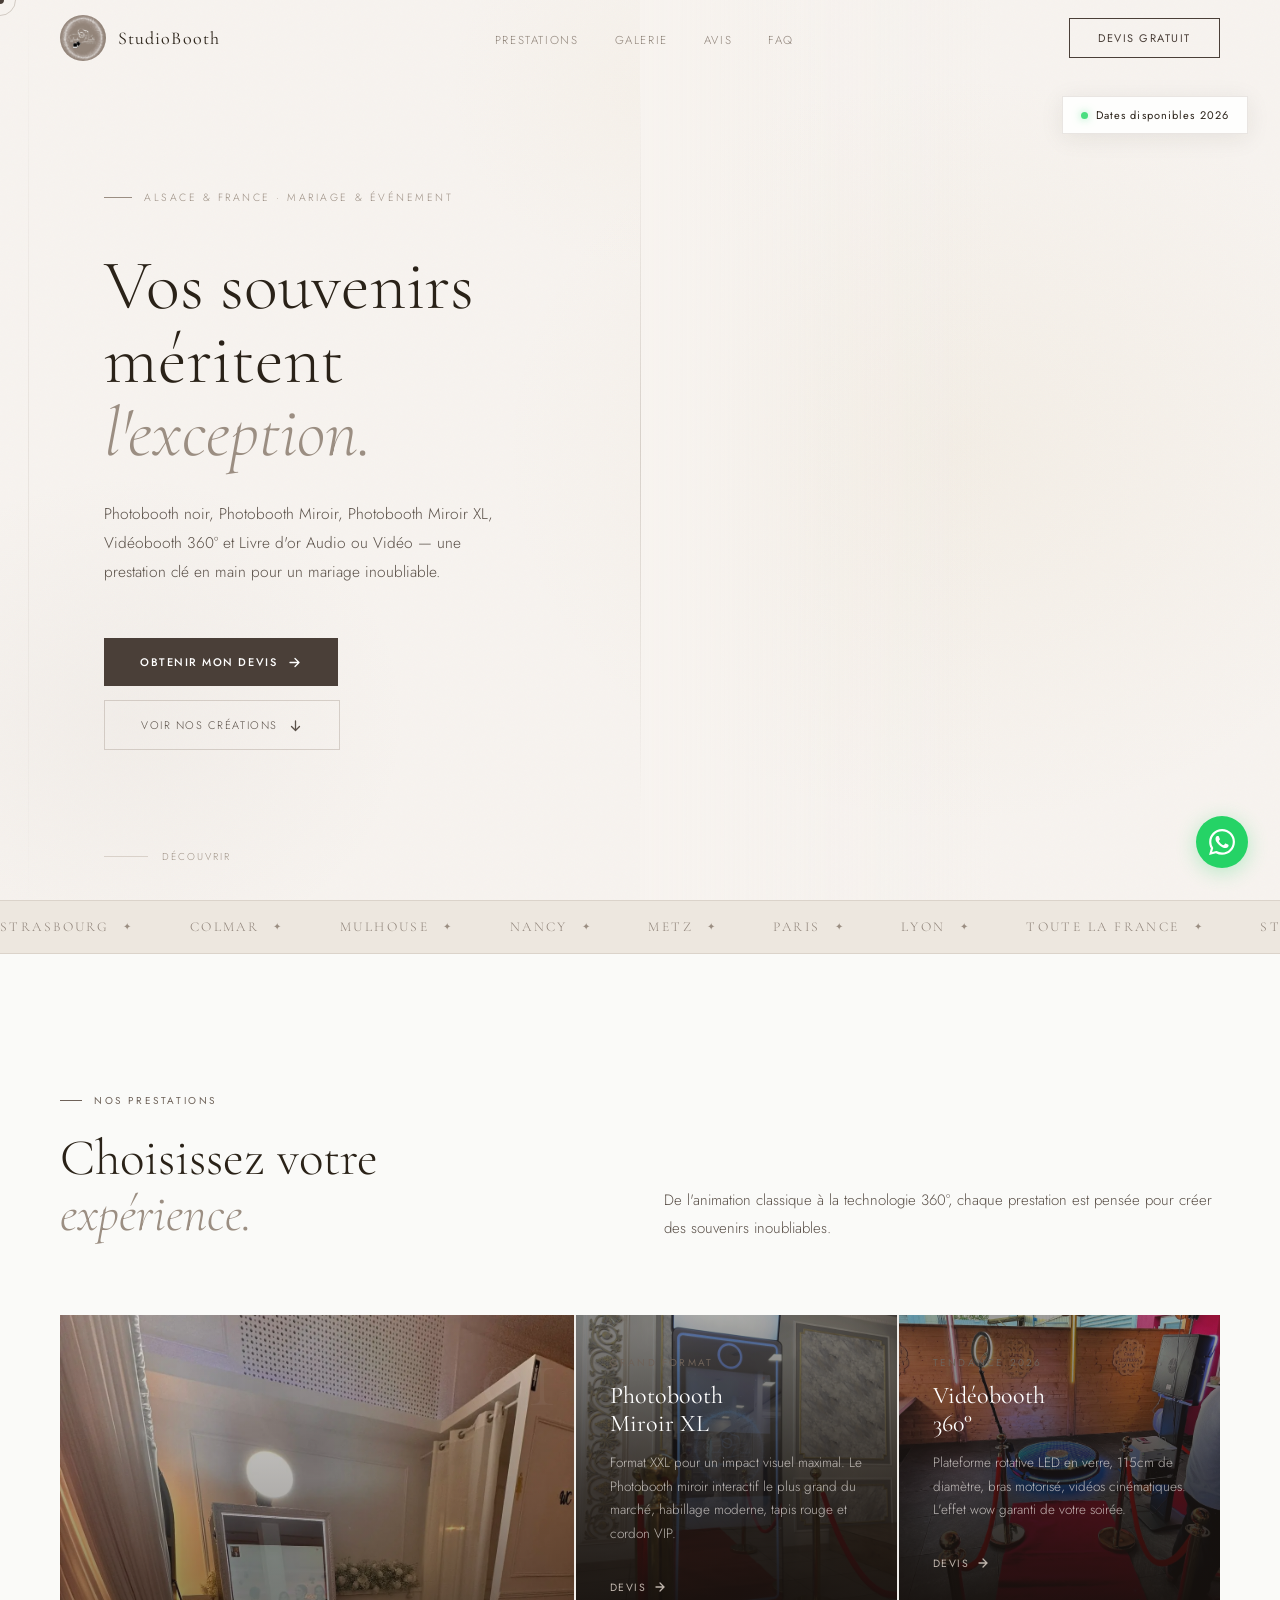
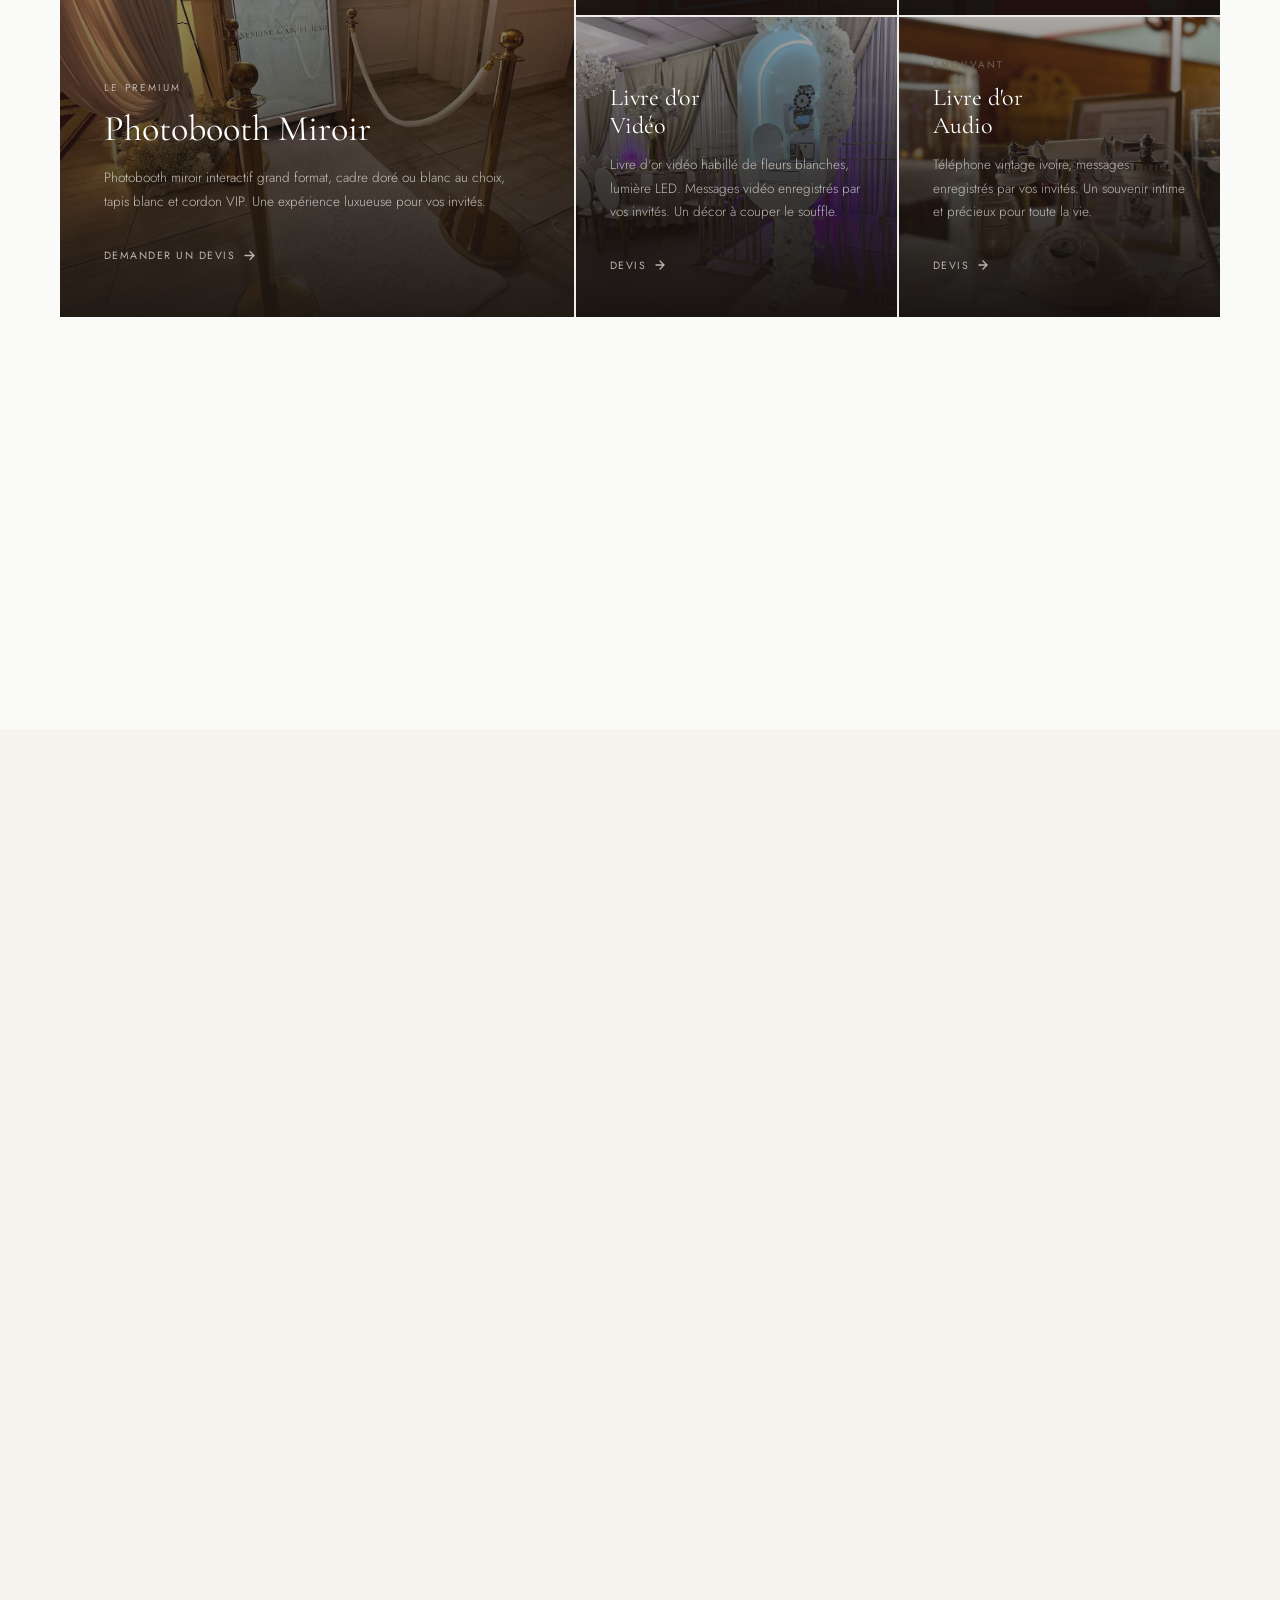
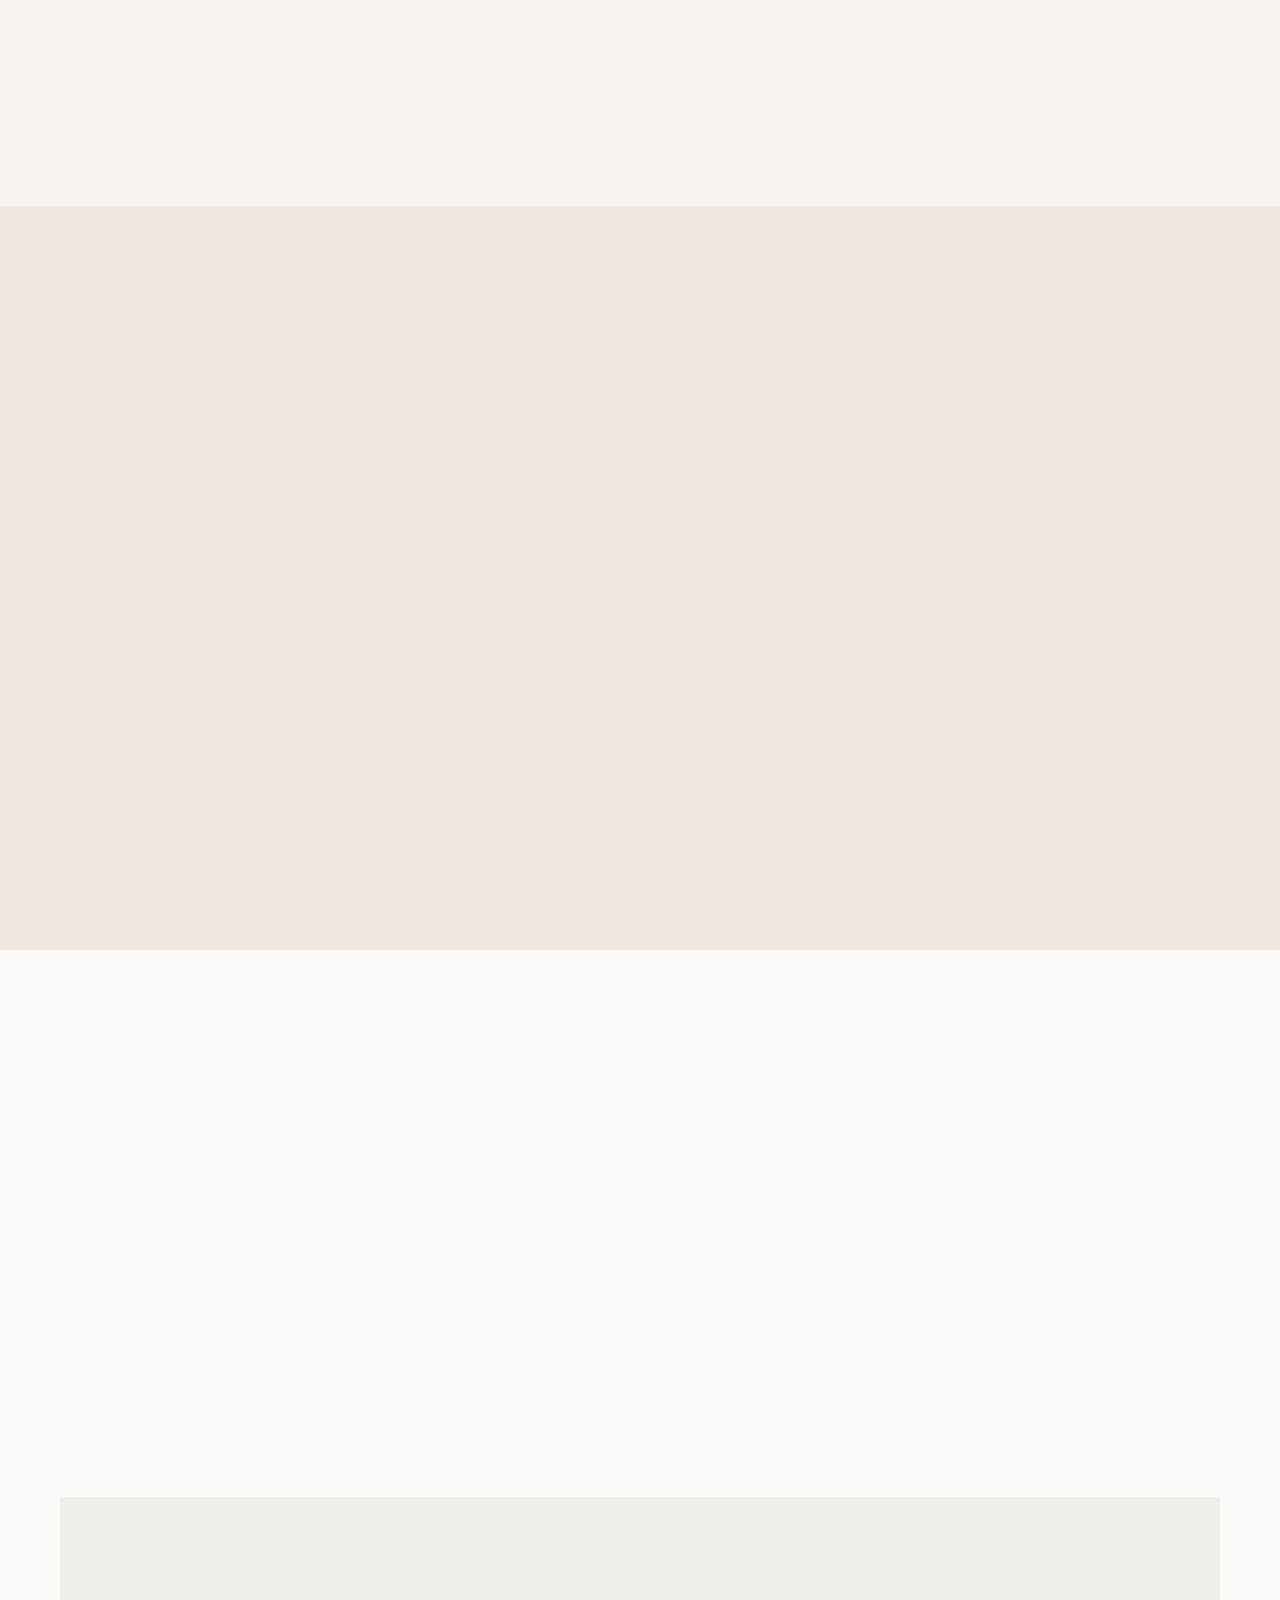
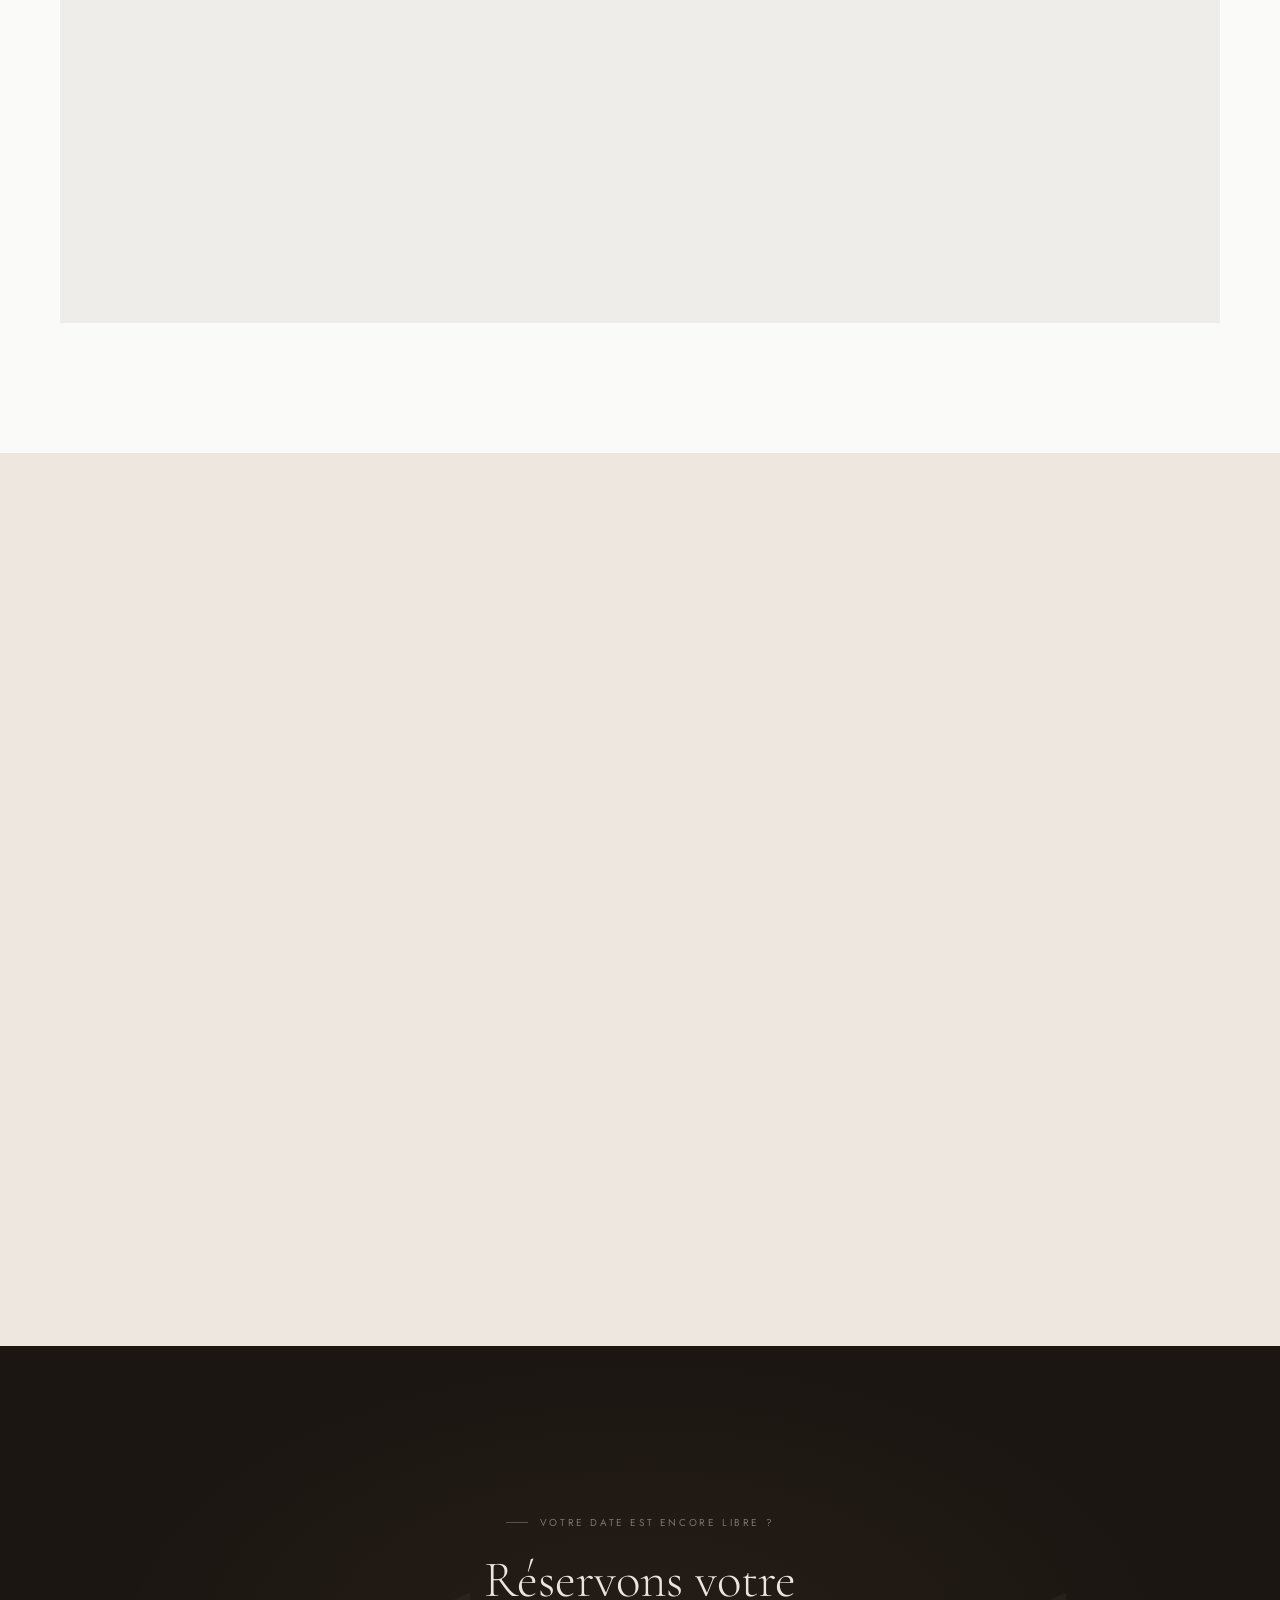
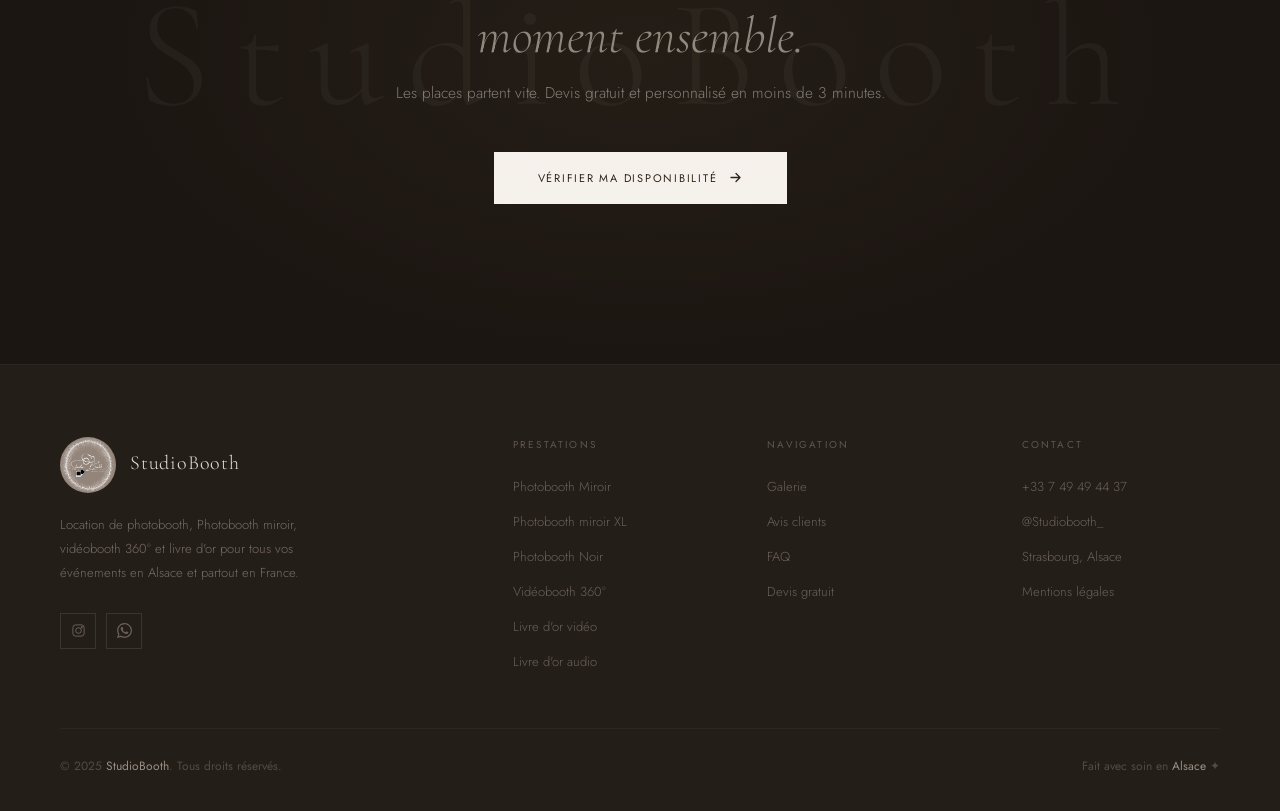
<file: index.html>
<!DOCTYPE html>
<html lang="fr">
<head>
<meta charset="UTF-8">
<meta name="viewport" content="width=device-width, initial-scale=1.0">
<title>StudioBooth - Photobooth & Vidéobooth Mariage | Alsace</title>
<meta name="description" content="Location photobooth, vidéobooth 360°, Photobooth miroir et livre d'or pour votre mariage en Alsace. Prestation clé en main, luxe et sur-mesure. Devis gratuit.">
<link rel="preconnect" href="https://fonts.googleapis.com">
<link href="https://fonts.googleapis.com/css2?family=Cormorant+Garamond:ital,wght@0,300;0,400;0,600;1,300;1,400;1,600&family=Jost:wght@200;300;400;500&display=swap" rel="stylesheet">

<style>
/* ============================================================
   TOKENS — Palette claire & moderne
   Fond ivoire/crème · Taupe chaud · Or subtil · Noir doux
   ============================================================ */
:root {
  /* Palette principale */
  --taupe:        #9B8E82;
  --taupe-dark:   #6E6259;
  --taupe-deep:   #4A3F38;
  --taupe-light:  #BFB5AC;
  --taupe-pale:   #D9D1C9;

  /* Fonds — thème CLAIR */
  --bg:           #F7F3EF;
  --bg-warm:      #EDE7DF;
  --bg-section:   #FAFAF8;
  --surface:      #FFFFFF;
  --surface-2:    #F0EBE5;

  /* Fonds sombres pour contraste */
  --dark:         #1C1612;
  --dark-soft:    #241E19;
  --ink:          #2E2620;

  /* Textes */
  --text:         #2A2218;
  --text-sub:     #5A5048;
  --text-muted:   #8E8278;
  --fog:          #A09488;

  /* Accents */
  --gold:         #C4A96A;
  --gold-light:   #D9BF8A;
  --white:        #FFFFFF;

  /* Bordures */
  --border:       rgba(155,142,130,0.22);
  --border-s:     rgba(155,142,130,0.12);
  --border-dark:  rgba(155,142,130,0.35);

  /* Typo */
  --serif:  'Cormorant Garamond', Georgia, serif;
  --sans:   'Jost', system-ui, sans-serif;

  /* Easings */
  --ease: cubic-bezier(0.16, 1, 0.3, 1);
  --ease-in: cubic-bezier(0.4, 0, 1, 1);
  --ease-out: cubic-bezier(0, 0, 0.2, 1);
}

/* ============================================================ RESET */
*, *::before, *::after { box-sizing: border-box; margin: 0; padding: 0; }
html { scroll-behavior: smooth; }
body { font-family: var(--sans); background: var(--bg); color: var(--text); overflow-x: hidden; -webkit-font-smoothing: antialiased; }
img { display: block; max-width: 100%; }
a { color: inherit; text-decoration: none; }
button { font-family: var(--sans); cursor: pointer; border: none; background: none; }
@media (prefers-reduced-motion: reduce) { *, *::before, *::after { animation-duration: 0.01ms !important; transition-duration: 0.01ms !important; } }

/* ============================================================ CURSOR */
.cur, .cur-r { position: fixed; pointer-events: none; z-index: 9999; transform: translate(-50%,-50%); border-radius: 50%; }
.cur { width: 8px; height: 8px; background: var(--taupe-deep); transition: width .3s var(--ease), height .3s var(--ease), background .3s; }
.cur-r { width: 32px; height: 32px; border: 1px solid rgba(155,142,130,.4); transition: width .35s var(--ease), height .35s var(--ease); top: 0; left: 0; }
body.hl .cur { width: 48px; height: 48px; opacity: .35; background: var(--taupe); }
body.hl .cur-r { width: 0; height: 0; }

/* ============================================================ SCROLL THREAD */
.thread { position: fixed; left: 28px; top: 0; bottom: 0; width: 1px; z-index: 50; pointer-events: none; }
.thread::before { content:''; position: absolute; inset: 0; background: linear-gradient(to bottom, transparent, var(--taupe-light), transparent); opacity: .25; }
.thread-bar { position: absolute; top: 0; left: 0; width: 1px; height: 0%; background: var(--taupe-dark); transition: height .08s linear; box-shadow: 0 0 4px rgba(110,98,89,0.4); }

/* ============================================================ NAV */
nav {
  position: fixed; top: 0; left: 0; right: 0; z-index: 100;
  height: 76px; display: flex; align-items: center; justify-content: space-between;
  padding: 0 60px;
  transition: background .4s, border-color .4s, box-shadow .4s;
}
nav.scrolled {
  background: rgba(247,243,239,.92);
  backdrop-filter: blur(20px);
  -webkit-backdrop-filter: blur(20px);
  border-bottom: 1px solid var(--border);
  box-shadow: 0 1px 40px rgba(42,34,24,.06);
}

.nav-logo { display: flex; align-items: center; gap: 12px; }
.nav-logo img { height: 46px; width: 46px; object-fit: contain; border-radius: 50%; }
.nav-logo-text { font-family: var(--serif); font-size: 18px; font-weight: 400; letter-spacing: .06em; color: var(--text); line-height: 1.2; }
.nav-logo-sub { font-family: var(--sans); font-size: 10px; font-weight: 300; letter-spacing: .2em; text-transform: uppercase; color: var(--taupe); display: block; }

.nav-links { display: flex; list-style: none; gap: 36px; }
.nav-links a { font-size: 11.5px; font-weight: 300; letter-spacing: .14em; text-transform: uppercase; color: var(--text-muted); transition: color .2s; position: relative; }
.nav-links a::after { content:''; position: absolute; bottom: -4px; left: 0; width: 0; height: 1px; background: var(--taupe-dark); transition: width .3s var(--ease); }
.nav-links a:hover { color: var(--text); }
.nav-links a:hover::after { width: 100%; }

.nav-cta {
  padding: 11px 28px; border: 1px solid var(--taupe-deep); color: var(--taupe-deep);
  font-size: 11px; font-weight: 400; letter-spacing: .14em; text-transform: uppercase;
  transition: all .25s; background: transparent;
}
.nav-cta:hover { background: var(--taupe-deep); color: var(--white); }
.nav-ham { display: none; flex-direction: column; gap: 5px; padding: 8px; }
.nav-ham span { display: block; width: 22px; height: 1px; background: var(--text); transition: all .3s; }

/* ============================================================ HERO */
.hero {
  min-height: 100vh; display: grid; grid-template-columns: 1fr 1fr;
  position: relative; overflow: hidden;
  background: var(--bg);
}

.hero-glow {
  position: absolute; inset: 0; pointer-events: none;
  background:
    radial-gradient(ellipse 60% 70% at 75% 50%, rgba(196,169,106,.07) 0%, transparent 60%),
    radial-gradient(ellipse 40% 50% at 10% 80%, rgba(155,142,130,.06) 0%, transparent 55%),
    radial-gradient(ellipse 30% 40% at 50% 10%, rgba(217,193,138,.05) 0%, transparent 50%);
}
.hero-grain {
  position: absolute; inset: 0; opacity: .025;
  background-image: url("data:image/svg+xml,%3Csvg viewBox='0 0 512 512' xmlns='http://www.w3.org/2000/svg'%3E%3Cfilter id='n'%3E%3CfeTurbulence type='fractalNoise' baseFrequency='.75' numOctaves='4' stitchTiles='stitch'/%3E%3C/filter%3E%3Crect width='100%25' height='100%25' filter='url(%23n)'/%3E%3C/svg%3E");
  background-size: 200px;
}

/* Ligne décorative verticale */
.hero-vline {
  position: absolute; left: 50%; top: 10%; bottom: 10%;
  width: 1px; background: linear-gradient(to bottom, transparent, var(--border-dark), transparent);
  pointer-events: none; z-index: 1;
}

/* Col texte */
.hero-left { display: flex; flex-direction: column; justify-content: center; padding: 120px 64px 80px 104px; position: relative; z-index: 2; }

.hero-tag {
  display: inline-flex; align-items: center; gap: 12px;
  font-size: 10.5px; font-weight: 300; letter-spacing: .24em; text-transform: uppercase; color: var(--taupe);
  margin-bottom: 44px;
  opacity: 0; animation: fadeUp .8s var(--ease) .15s both;
}
.hero-tag::before { content:''; width: 28px; height: 1px; background: var(--taupe); }

.hero-h1 {
  font-family: var(--serif);
  font-size: clamp(50px, 5.5vw, 82px);
  font-weight: 300; line-height: 1.05; color: var(--text);
  margin-bottom: 30px;
  opacity: 0; animation: fadeUp .9s var(--ease) .3s both;
}
.hero-h1 em { font-style: italic; color: var(--taupe); display: block; }

.hero-sub {
  font-size: 15.5px; font-weight: 300; line-height: 1.85; color: var(--text-sub);
  max-width: 420px; margin-bottom: 52px;
  opacity: 0; animation: fadeUp .9s var(--ease) .45s both;
}

.hero-btns { display: flex; gap: 14px; flex-wrap: wrap; opacity: 0; animation: fadeUp .9s var(--ease) .6s both; }

.btn-taupe {
  display: inline-flex; align-items: center; gap: 10px;
  padding: 16px 36px; background: var(--taupe-deep); color: var(--white);
  font-size: 11px; font-weight: 500; letter-spacing: .14em; text-transform: uppercase;
  transition: background .25s, transform .2s, box-shadow .25s; cursor: pointer;
}
.btn-taupe:hover { background: var(--ink); transform: translateY(-2px); box-shadow: 0 12px 36px rgba(42,34,24,.18); }
.btn-taupe svg { transition: transform .25s; }
.btn-taupe:hover svg { transform: translateX(4px); }

.btn-ghost {
  display: inline-flex; align-items: center; gap: 10px;
  padding: 16px 36px; border: 1px solid var(--border-dark); color: var(--text-sub);
  font-size: 11px; font-weight: 300; letter-spacing: .14em; text-transform: uppercase;
  transition: border-color .25s, color .25s, background .25s; cursor: pointer;
}
.btn-ghost:hover { border-color: var(--taupe-dark); color: var(--text); background: rgba(155,142,130,.06); }

/* Col image hero */
.hero-right { position: relative; overflow: hidden; opacity: 0; animation: fadeIn 1.4s var(--ease) .3s both; }
.hero-right img { width: 100%; height: 100%; object-fit: cover; object-position: center; transition: transform 8s ease; }
.hero-right:hover img { transform: scale(1.03); }
.hero-right-overlay { position: absolute; inset: 0; background: linear-gradient(to right, var(--bg) 0%, rgba(247,243,239,.15) 28%, transparent 55%); }

/* Badge flottant disponibilité */
.hero-badge {
  position: absolute; top: 96px; right: 32px; z-index: 5;
  display: flex; align-items: center; gap: 8px;
  padding: 10px 18px; background: rgba(255,255,255,.88); border: 1px solid var(--border);
  backdrop-filter: blur(14px); font-size: 11px; letter-spacing: .1em; color: var(--text);
  animation: float 5s ease-in-out 1s infinite;
  box-shadow: 0 4px 24px rgba(42,34,24,.08);
}
.badge-dot { width: 7px; height: 7px; border-radius: 50%; background: #4ADE80; box-shadow: 0 0 8px rgba(74,222,128,.6); animation: pulse 2s infinite; }

/* Scroll cue */
.hero-scroll {
  position: absolute; bottom: 36px; left: 104px; z-index: 5;
  display: flex; align-items: center; gap: 14px;
  font-size: 10px; font-weight: 300; letter-spacing: .2em; text-transform: uppercase; color: var(--fog);
  opacity: 0; animation: fadeUp .8s var(--ease) 1.2s both;
}
.scroll-line { width: 44px; height: 1px; background: var(--taupe-pale); position: relative; overflow: hidden; }
.scroll-line::after { content:''; position: absolute; top:0; left:-100%; width:100%; height:100%; background: var(--taupe-dark); animation: scan 2.5s ease infinite; }

/* ============================================================ TICKER */
.ticker { padding: 18px 0; border-top: 1px solid var(--border); border-bottom: 1px solid var(--border); overflow: hidden; background: var(--bg-warm); }
.ticker-track { display: flex; gap: 56px; animation: tickerScroll 22s linear infinite; width: max-content; }
.ticker-track:hover { animation-play-state: paused; }
.ticker-item { font-family: var(--serif); font-size: 13.5px; font-weight: 300; letter-spacing: .18em; text-transform: uppercase; color: var(--text-muted); white-space: nowrap; display: flex; align-items: center; gap: 14px; }
.ticker-item span { color: var(--taupe); font-size: 10px; }

/* ============================================================ SECTIONS */
section { position: relative; }
.wrap { max-width: 1280px; margin: 0 auto; padding: 0 60px; }
.wrap-sm { max-width: 1000px; margin: 0 auto; padding: 0 60px; }

.eyebrow { display: inline-flex; align-items: center; gap: 12px; font-size: 10px; font-weight: 400; letter-spacing: .26em; text-transform: uppercase; color: var(--taupe-dark); margin-bottom: 22px; }
.eyebrow::before { content:''; width: 22px; height: 1px; background: var(--taupe-dark); flex-shrink: 0; }

h2.sh { font-family: var(--serif); font-size: clamp(34px, 4vw, 56px); font-weight: 300; line-height: 1.1; color: var(--text); }
h2.sh em { font-style: italic; color: var(--taupe); }

/* ============================================================ PRESTATIONS */
.presta-sec { padding: 130px 0; background: var(--bg-section); }
.presta-head { display: grid; grid-template-columns: 1fr 1fr; gap: 48px; align-items: end; margin-bottom: 72px; }
.presta-head-sub { font-size: 15px; font-weight: 300; line-height: 1.85; color: var(--text-sub); }

/* Grille 6 cartes : grande à gauche (2 rangées) + 4 petites + 6e en bas à droite */
.presta-grid {
  display: grid;
  grid-template-columns: 1.6fr 1fr 1fr;
  grid-template-rows: 300px 300px;
  gap: 2px;
  background: var(--border-s);
}

.pc--big { grid-column: 1; grid-row: 1 / 3; }
.pc:nth-child(2) { grid-column: 2; grid-row: 1; }
.pc:nth-child(3) { grid-column: 3; grid-row: 1; }
.pc:nth-child(4) { grid-column: 2; grid-row: 2; }
.pc:nth-child(5) { grid-column: 3; grid-row: 2; }

/* 6e carte : nouvelle rangée, pleine largeur répartie en 3 colonnes égales */
.presta-row2 {
  display: grid;
  grid-template-columns: 1fr 1fr 1fr;
  gap: 2px;
  background: var(--border-s);
  margin-top: 2px;
}
.presta-row2 .pc { height: 280px; }

/* .pc général */
.pc {
  background: var(--surface); padding: 40px 34px; position: relative; overflow: hidden;
  cursor: pointer; transition: background .3s, box-shadow .3s;
  border: none;
}
.pc:hover { background: var(--bg-warm); }

/* Ligne accent top */
.pc::before {
  content:''; position: absolute; top:0; left:0; right:0; height:2px;
  background: linear-gradient(to right, var(--taupe-dark), var(--taupe-light));
  transform: scaleX(0); transform-origin: left; transition: transform .5s var(--ease);
}
.pc:hover::before { transform: scaleX(1); }

/* Ombre subtile au survol */
.pc:hover { box-shadow: 0 4px 32px rgba(74,63,56,.06) inset; }

/* Grande carte avec image */
.pc--big { display: flex; flex-direction: column; justify-content: flex-end; padding: 52px 44px; }
.pc--big .pc-img { position: absolute; inset: 0; }
.pc--big .pc-img img { width: 100%; height: 100%; object-fit: cover; object-position: center top; transition: transform .9s var(--ease); }
.pc--big:hover .pc-img img { transform: scale(1.04); }
.pc--big .pc-overlay { position: absolute; inset: 0; background: linear-gradient(to top, rgba(28,22,18,.96) 0%, rgba(28,22,18,.5) 50%, rgba(28,22,18,.12) 100%); }
.pc--big .pc-content { position: relative; z-index: 2; }
.pc--big .pc-tag { color: var(--taupe-light); }
.pc--big .pc-title { color: var(--white); font-size: 36px; margin-bottom: 16px; }
.pc--big .pc-desc { color: rgba(245,240,235,.75); }
.pc--big .pc-cta { color: var(--taupe-light); }

/* Petites cartes avec image de fond */
.pc-img-sm { position: absolute; inset: 0; overflow: hidden; }
.pc-img-sm img { width: 100%; height: 100%; object-fit: cover; transition: transform .7s var(--ease); opacity: .92; }
.pc:hover .pc-img-sm img { transform: scale(1.06); }
.pc .pc-img-sm::after {
  content: '';
  position: absolute; inset: 0;
  background: linear-gradient(to top, rgba(20,15,12,0.96) 0%, rgba(20,15,12,0.75) 45%, rgba(20,15,12,0.35) 100%);
  z-index: 1;
}

/* Numéro déco */
.pc-num {
  font-family: var(--serif); font-size: 68px; font-weight: 300;
  color: rgba(155,142,130,.08); position: absolute; top: 12px; right: 16px;
  line-height: 1; pointer-events: none; transition: color .3s;
}
.pc:hover .pc-num { color: rgba(155,142,130,.14); }
.pc--big .pc-num { font-size: 96px; color: rgba(245,240,235,.05); }
.pc--big:hover .pc-num { color: rgba(245,240,235,.09); }

.pc-tag { font-size: 10px; font-weight: 400; letter-spacing: .22em; text-transform: uppercase; color: var(--taupe-dark); margin-bottom: 12px; position: relative; z-index: 2; }
.pc-title { font-family: var(--serif); font-size: 24px; font-weight: 400; color: var(--white); margin-bottom: 12px; line-height: 1.2; position: relative; z-index: 2; }
.pc-desc { font-size: 13.5px; font-weight: 300; line-height: 1.75; color: rgba(245,240,235,.72); margin-bottom: 28px; position: relative; z-index: 2; }
.pc-cta { display: inline-flex; align-items: center; gap: 8px; font-size: 10.5px; font-weight: 400; letter-spacing: .14em; text-transform: uppercase; color: var(--taupe-light); transition: gap .3s var(--ease); position: relative; z-index: 2; }
.pc:hover .pc-cta { gap: 14px; }



/* Row2 spécial cards */
.pc--promo { background: var(--bg-warm); display: flex; flex-direction: column; justify-content: center; }
.pc--promo:hover { background: var(--taupe-pale); }
.pc--promo .pc-title { font-size: 24px; color: var(--text); margin-bottom: 12px; }

.pc--stat {
  background: var(--dark); display: flex; flex-direction: column;
  justify-content: center; align-items: center; gap: 0;
  text-align: center; cursor: default;
}
.pc--stat::before { background: linear-gradient(to right, var(--gold), var(--taupe-light)); }
.pc--stat:hover { background: var(--dark-soft); }
.pc-stat-inner { display: flex; align-items: center; gap: 28px; margin-bottom: 28px; }
.pc-stat-line { display: flex; flex-direction: column; align-items: center; gap: 6px; }
.pc-stat-n { font-family: var(--serif); font-size: 42px; font-weight: 300; color: rgba(247,243,239,.9); line-height: 1; }
.pc-stat-l { font-size: 10px; font-weight: 300; letter-spacing: .18em; text-transform: uppercase; color: rgba(155,142,130,.7); }
.pc-stat-sep { width: 1px; height: 48px; background: rgba(155,142,130,.2); }
.pc-stat-cta {
  display: inline-flex; align-items: center; gap: 8px;
  padding: 12px 24px; background: var(--taupe-deep); color: var(--white);
  font-family: var(--sans); font-size: 10.5px; font-weight: 400; letter-spacing: .14em; text-transform: uppercase;
  cursor: pointer; transition: background .25s; border: none;
}
.pc--stat:hover .pc-stat-cta { background: var(--taupe-dark); }

/* ============================================================ GALERIE */
.gallery-sec { padding: 130px 0; background: var(--bg); }
.gallery-head { display: flex; justify-content: space-between; align-items: flex-end; margin-bottom: 56px; flex-wrap: wrap; gap: 24px; }
.gallery-handle { font-family: var(--serif); font-style: italic; font-size: 20px; color: var(--taupe); }

.gallery-grid {
  display: grid;
  grid-template-columns: repeat(12, 1fr);
  grid-template-rows: 300px 300px;
  gap: 3px;
}
.gi { position: relative; overflow: hidden; background: var(--bg-warm); cursor: pointer; }
.gi:nth-child(1) { grid-column: 1/5; grid-row: 1/3; }
.gi:nth-child(2) { grid-column: 5/9; grid-row: 1/2; }
.gi:nth-child(3) { grid-column: 9/13; grid-row: 1/2; }
.gi:nth-child(4) { grid-column: 5/8; grid-row: 2/3; }
.gi:nth-child(5) { grid-column: 8/11; grid-row: 2/3; }
.gi:nth-child(6) { grid-column: 11/13; grid-row: 2/3; }

.gi img { width: 100%; height: 100%; object-fit: cover; transition: transform .7s var(--ease); display: block; }
.gi:hover img { transform: scale(1.06); }

.gi-overlay {
  position: absolute; inset: 0;
  background: rgba(28,22,18,.6);
  display: flex; align-items: center; justify-content: center; flex-direction: column; gap: 10px;
  opacity: 0; transition: opacity .3s;
  backdrop-filter: blur(2px);
}
.gi:hover .gi-overlay { opacity: 1; }
.gi-overlay svg { color: var(--taupe-light); }
.gi-overlay span { font-size: 10px; letter-spacing: .18em; text-transform: uppercase; color: rgba(245,240,235,.9); }

/* ============================================================ BÉNÉFICES */
.benef-sec { padding: 130px 0; background: var(--bg-warm); }
.benef-inner { display: grid; grid-template-columns: 1fr 1.6fr; gap: 80px; align-items: start; }
.benef-sticky { position: sticky; top: 96px; }
.benef-item {
  display: grid; grid-template-columns: 64px 1fr; gap: 28px; align-items: start;
  padding: 36px 0; border-bottom: 1px solid var(--border); transition: border-color .3s;
}
.benef-item:first-child { border-top: 1px solid var(--border); }
.benef-item:hover { border-color: var(--border-dark); }
.benef-n { font-family: var(--serif); font-size: 48px; font-weight: 300; color: rgba(155,142,130,.18); line-height: 1; transition: color .3s; }
.benef-item:hover .benef-n { color: rgba(155,142,130,.35); }
.benef-title { font-family: var(--serif); font-size: 22px; font-weight: 400; color: var(--text); margin-bottom: 10px; }
.benef-text { font-size: 14px; font-weight: 300; line-height: 1.85; color: var(--text-sub); }

/* ============================================================ TÉMOIGNAGES */
.testi-sec { padding: 130px 0; background: var(--bg-section); }
.counters {
  display: grid; grid-template-columns: repeat(4,1fr);
  gap: 2px; background: var(--border-s); margin-bottom: 80px;
}
.counter { background: var(--surface); padding: 44px 36px; text-align: center; transition: background .25s; }
.counter:hover { background: var(--bg-warm); }
.c-n { font-family: var(--serif); font-size: 54px; font-weight: 300; color: var(--taupe-dark); line-height: 1; display: block; margin-bottom: 10px; }
.c-l { font-size: 10px; font-weight: 300; letter-spacing: .18em; text-transform: uppercase; color: var(--text-muted); }

.testi-grid { display: grid; grid-template-columns: repeat(3,1fr); gap: 2px; background: var(--border-s); }
.tc { background: var(--surface); padding: 44px 36px; position: relative; transition: background .25s; }
.tc:hover { background: var(--bg-warm); }
.tc::before { content:'"'; font-family: var(--serif); font-size: 100px; color: rgba(155,142,130,.07); position: absolute; top: 8px; left: 28px; line-height: 1; pointer-events: none; }
.tc-stars { display: flex; gap: 3px; margin-bottom: 22px; }
.tc-star { color: var(--taupe-dark); }
.tc-quote { font-family: var(--serif); font-size: 17px; font-style: italic; font-weight: 300; line-height: 1.7; color: var(--text); margin-bottom: 28px; position: relative; z-index: 1; }
.tc-author { display: flex; align-items: center; gap: 12px; }
.tc-av { width: 42px; height: 42px; border-radius: 50%; background: linear-gradient(135deg, var(--taupe) 0%, var(--bg-warm) 100%); display: flex; align-items: center; justify-content: center; font-family: var(--serif); font-size: 14px; color: var(--white); flex-shrink: 0; }
.tc-name { font-size: 13px; font-weight: 400; color: var(--text); margin-bottom: 3px; }
.tc-evt { font-size: 11px; color: var(--text-muted); }

/* ============================================================ FAQ */
.faq-sec { padding: 130px 0; background: var(--bg-warm); }
.faq-lay { display: grid; grid-template-columns: 1fr 2fr; gap: 80px; align-items: start; }
.faq-st { position: sticky; top: 96px; }
.faq-contact { margin-top: 36px; display: flex; flex-direction: column; gap: 12px; }
.faq-contact a { display: inline-flex; align-items: center; gap: 10px; font-size: 12px; font-weight: 300; letter-spacing: .1em; color: var(--taupe-dark); transition: color .2s; padding: 12px 0; border-bottom: 1px solid var(--border); }
.faq-contact a:hover { color: var(--text); }
.faq-list { border-top: 1px solid var(--border); }
.faq-item { border-bottom: 1px solid var(--border); }
.faq-q { width: 100%; background: none; border: none; padding: 26px 0; display: flex; justify-content: space-between; align-items: center; gap: 20px; text-align: left; color: var(--text); font-size: 15px; font-weight: 300; line-height: 1.5; cursor: pointer; transition: color .2s; }
.faq-q:hover { color: var(--taupe-dark); }
.faq-icon { width: 26px; height: 26px; min-width: 26px; border: 1px solid var(--border-dark); display: flex; align-items: center; justify-content: center; color: var(--taupe-dark); transition: all .3s var(--ease); font-size: 18px; }
.faq-item.open .faq-icon { background: var(--taupe-dark); color: var(--white); border-color: var(--taupe-dark); transform: rotate(45deg); }
.faq-a { max-height: 0; overflow: hidden; transition: max-height .4s var(--ease), padding .3s; font-size: 14px; font-weight: 300; line-height: 1.85; color: var(--text-sub); }
.faq-item.open .faq-a { max-height: 200px; padding-bottom: 26px; }

/* ============================================================ CTA FINAL */
.cta-sec { padding: 160px 0; background: var(--dark); text-align: center; position: relative; overflow: hidden; }
.cta-sec::before {
  content:'StudioBooth';
  position: absolute; top:50%; left:50%; transform:translate(-50%,-50%);
  font-family: var(--serif); font-size: clamp(60px, 12vw, 180px); font-weight: 300;
  color: rgba(247,243,239,.04); white-space: nowrap; pointer-events: none; letter-spacing: .15em;
}
.cta-sec::after {
  content:'';
  position: absolute; inset: 0;
  background: radial-gradient(ellipse 60% 70% at 50% 50%, rgba(196,169,106,.05) 0%, transparent 70%);
  pointer-events: none;
}
.cta-sec .eyebrow { color: rgba(217,209,201,.5); justify-content: center; }
.cta-sec .eyebrow::before { background: rgba(217,209,201,.3); }
.cta-sec .sh { color: rgba(247,243,239,.95); margin-bottom: 18px; }
.cta-sec .sh em { color: rgba(191,181,172,.7); }
.cta-sec p { font-size: 15.5px; font-weight: 300; color: rgba(247,243,239,.45); margin-bottom: 48px; }

.btn-light {
  display: inline-flex; align-items: center; gap: 10px;
  padding: 18px 44px; background: var(--bg); color: var(--text);
  font-size: 11px; font-weight: 400; letter-spacing: .16em; text-transform: uppercase;
  transition: background .25s, transform .2s, box-shadow .25s; cursor: pointer;
}
.btn-light:hover { background: var(--surface); transform: translateY(-2px); box-shadow: 0 12px 40px rgba(13,11,10,.3); }
.btn-light svg { transition: transform .25s; }
.btn-light:hover svg { transform: translateX(4px); }

/* ============================================================ FOOTER */
footer { background: var(--dark-soft); border-top: 1px solid rgba(155,142,130,.08); padding: 72px 0 36px; }
.ft { display: grid; grid-template-columns: 2fr 1fr 1fr 1fr; gap: 56px; margin-bottom: 56px; }
.ft-logo { display: flex; align-items: center; gap: 14px; margin-bottom: 20px; }
.ft-logo img { width: 56px; height: 56px; object-fit: contain; border-radius: 50%; }
.ft-logo-txt { font-family: var(--serif); font-size: 20px; font-weight: 300; color: rgba(247,243,239,.9); letter-spacing: .04em; }
.ft-logo-txt small { display: block; font-family: var(--sans); font-size: 10px; letter-spacing: .18em; text-transform: uppercase; color: var(--taupe); font-style: normal; margin-top: 3px; }
.ft-desc { font-size: 13px; font-weight: 300; line-height: 1.85; color: rgba(155,142,130,.7); margin-bottom: 28px; max-width: 280px; }
.ft-socials { display: flex; gap: 10px; }
.ft-soc { width: 36px; height: 36px; border: 1px solid rgba(155,142,130,.2); display: flex; align-items: center; justify-content: center; color: rgba(155,142,130,.6); transition: all .25s; }
.ft-soc:hover { border-color: var(--taupe); color: var(--taupe-light); }
.ft-col h4 { font-size: 10px; font-weight: 400; letter-spacing: .22em; text-transform: uppercase; color: rgba(155,142,130,.5); margin-bottom: 22px; }
.ft-links { list-style: none; display: flex; flex-direction: column; gap: 12px; }
.ft-links a { font-size: 13px; font-weight: 300; color: rgba(155,142,130,.6); transition: color .2s; }
.ft-links a:hover { color: rgba(247,243,239,.8); }
.ft-bottom { border-top: 1px solid rgba(155,142,130,.08); padding-top: 28px; display: flex; justify-content: space-between; align-items: center; flex-wrap: wrap; gap: 12px; }
.ft-copy { font-size: 12px; color: rgba(155,142,130,.4); }
.ft-copy span { color: var(--taupe); }

/* ============================================================ MODAL PRESTA CARDS */
.presta-chk-grid {
  display: grid;
  grid-template-columns: repeat(3, 1fr);
  gap: 8px;
  margin-top: 4px;
}

.presta-chk { position: relative; cursor: pointer; display: block; }
.presta-chk input { position: absolute; opacity: 0; width: 0; height: 0; }

.presta-chk-img {
  position: relative;
  height: 110px;
  overflow: hidden;
  border: 2px solid transparent;
  transition: border-color .25s var(--ease);
}
.presta-chk-img img {
  width: 100%; height: 100%; object-fit: cover;
  transition: transform .5s var(--ease);
  display: block;
}
.presta-chk:hover .presta-chk-img img { transform: scale(1.06); }

.presta-chk-overlay {
  position: absolute; inset: 0;
  background: linear-gradient(to top, rgba(20,15,12,.85) 0%, rgba(20,15,12,.2) 100%);
  transition: background .25s;
}

.presta-chk-body {
  display: flex; align-items: center; gap: 8px;
  padding: 9px 10px;
  background: var(--surface);
  border: 1px solid var(--border);
  border-top: none;
  transition: background .25s, border-color .25s;
}

.presta-chk-tick {
  width: 18px; height: 18px; min-width: 18px;
  border: 1px solid var(--border-dark);
  display: flex; align-items: center; justify-content: center;
  color: transparent;
  transition: all .2s var(--ease);
}

.presta-chk-name {
  font-size: 11px; font-weight: 400; letter-spacing: .06em;
  color: var(--text-muted);
  transition: color .2s;
  line-height: 1.3;
}

/* État sélectionné */
.presta-chk input:checked ~ .presta-chk-img {
  border-color: var(--taupe-dark);
}
.presta-chk input:checked ~ .presta-chk-img .presta-chk-overlay {
  background: linear-gradient(to top, rgba(110,98,89,.75) 0%, rgba(110,98,89,.15) 100%);
}
.presta-chk input:checked ~ .presta-chk-body {
  background: rgba(110,98,89,.08);
  border-color: var(--taupe-dark);
}
.presta-chk input:checked ~ .presta-chk-body .presta-chk-tick {
  background: var(--taupe-dark);
  border-color: var(--taupe-dark);
  color: var(--white);
}
.presta-chk input:checked ~ .presta-chk-body .presta-chk-name {
  color: var(--text);
  font-weight: 500;
}

/* Hover non-sélectionné */
.presta-chk:hover .presta-chk-img { border-color: var(--taupe-light); }
.presta-chk:hover .presta-chk-body { border-color: var(--taupe-light); }

@media(max-width:480px) {
  .presta-chk-grid { grid-template-columns: repeat(2, 1fr); }
  .presta-chk-img { height: 90px; }
}

/* ============================================================ MODAL */
.modal-ov { position: fixed; inset: 0; background: rgba(28,22,18,.88); backdrop-filter: blur(12px); z-index: 200; display: flex; align-items: center; justify-content: center; opacity: 0; pointer-events: none; transition: opacity .3s; padding: 20px; }
.modal-ov.open { opacity: 1; pointer-events: all; }
.modal-box { background: var(--surface); border: 1px solid var(--border); width: 100%; max-width: 580px; max-height: 92vh; overflow-y: auto; padding: 52px 48px; position: relative; transform: translateY(24px) scale(.98); transition: transform .4s var(--ease); box-shadow: 0 24px 80px rgba(42,34,24,.2); }
.modal-ov.open .modal-box { transform: translateY(0) scale(1); }
.modal-x { position: absolute; top: 20px; right: 20px; width: 34px; height: 34px; display: flex; align-items: center; justify-content: center; border: 1px solid var(--border); color: var(--text-muted); transition: all .2s; cursor: pointer; }
.modal-x:hover { border-color: var(--taupe-dark); color: var(--text); }

.steps-bar { display: flex; align-items: center; gap: 6px; margin-bottom: 40px; }
.s-pip { height: 2px; border-radius: 2px; background: var(--border); flex: 1; transition: background .4s; }
.s-pip.active { background: var(--taupe-dark); }
.s-pip.done { background: rgba(110,98,89,.35); }
.s-lbl { font-size: 10px; font-weight: 300; letter-spacing: .14em; color: var(--text-muted); white-space: nowrap; }

.mh3 { font-family: var(--serif); font-size: 30px; font-weight: 300; color: var(--text); margin-bottom: 8px; }
.mh3 em { font-style: italic; color: var(--taupe); }
.msub { font-size: 13px; font-weight: 300; color: var(--text-muted); margin-bottom: 36px; line-height: 1.6; }

.fs { display: none; }
.fs.active { display: block; }

.field { margin-bottom: 22px; }
.field label { display: block; font-size: 10px; font-weight: 400; letter-spacing: .18em; text-transform: uppercase; color: var(--taupe-dark); margin-bottom: 10px; }
.field input, .field select, .field textarea { width: 100%; background: transparent; border: none; border-bottom: 1px solid var(--border-dark); color: var(--text); font-family: var(--sans); font-size: 15px; font-weight: 300; padding: 12px 0; outline: none; transition: border-color .2s; appearance: none; }
.field input:focus, .field select:focus, .field textarea:focus { border-bottom-color: var(--taupe-dark); }
.field textarea { resize: vertical; min-height: 88px; }
.field input[type="date"]::-webkit-calendar-picker-indicator { opacity: .3; cursor: pointer; }

.chk-grid { display: grid; grid-template-columns: 1fr 1fr; gap: 8px; }
.chk-label { display: flex; align-items: center; gap: 10px; cursor: pointer; font-size: 13px; font-weight: 300; color: var(--text-muted); padding: 13px 14px; border: 1px solid var(--border); transition: all .2s; }
.chk-label:hover { border-color: var(--taupe-dark); color: var(--text); }
.chk-label:has(input:checked) { border-color: var(--taupe-dark); background: rgba(110,98,89,.06); color: var(--text); }
.chk-label input { display: none; }
.chk-box { width: 16px; height: 16px; border: 1px solid currentColor; display: flex; align-items: center; justify-content: center; flex-shrink: 0; font-size: 10px; color: var(--taupe-dark); }

.mactions { display: flex; gap: 10px; margin-top: 36px; align-items: center; }
.mbk { padding: 15px 22px; border: 1px solid var(--border); color: var(--text-muted); font-size: 11px; font-weight: 300; letter-spacing: .1em; text-transform: uppercase; cursor: pointer; transition: all .2s; font-family: var(--sans); }
.mbk:hover { border-color: var(--taupe-dark); color: var(--text); }
.mok { flex: 1; padding: 16px; background: var(--taupe-deep); color: var(--white); font-family: var(--sans); font-size: 11px; font-weight: 500; letter-spacing: .14em; text-transform: uppercase; cursor: pointer; display: flex; align-items: center; justify-content: center; gap: 8px; transition: background .2s; }
.mok:hover { background: var(--ink); }

.success { text-align: center; padding: 16px 0; }
.s-ring { width: 68px; height: 68px; border: 1px solid var(--taupe-dark); display: flex; align-items: center; justify-content: center; margin: 0 auto 24px; color: var(--taupe-dark); }

/* ============================================================ FLOATS */
.float-mob { display: none; position: fixed; bottom: 16px; left: 12px; right: 12px; z-index: 89; background: var(--taupe-deep); color: var(--white); font-family: var(--sans); font-size: 12px; font-weight: 500; letter-spacing: .1em; text-transform: uppercase; padding: 18px; text-align: center; border: none; cursor: pointer; box-shadow: 0 8px 32px rgba(74,63,56,.25); }
.wa { position: fixed; bottom: 32px; right: 32px; width: 52px; height: 52px; background: #25D366; border-radius: 50%; display: flex; align-items: center; justify-content: center; z-index: 88; box-shadow: 0 4px 20px rgba(37,211,102,.3); transition: transform .2s, box-shadow .2s; text-decoration: none; }
.wa:hover { transform: scale(1.08); box-shadow: 0 8px 28px rgba(37,211,102,.4); }

/* ============================================================ ANIMATIONS */
@keyframes fadeUp { from{opacity:0;transform:translateY(26px)} to{opacity:1;transform:translateY(0)} }
@keyframes fadeIn { from{opacity:0} to{opacity:1} }
@keyframes float { 0%,100%{transform:translateY(0)} 50%{transform:translateY(-7px)} }
@keyframes pulse { 0%,100%{opacity:1;transform:scale(1)} 50%{opacity:.5;transform:scale(.8)} }
@keyframes scan { 0%{left:-100%} 100%{left:100%} }
@keyframes tickerScroll { from{transform:translateX(0)} to{transform:translateX(-50%)} }
@keyframes shimmer { 0%{background-position:-200% 0} 100%{background-position:200% 0} }

.rv { opacity:0; transform:translateY(28px); transition:opacity .9s var(--ease), transform .9s var(--ease); }
.rv.vis { opacity:1; transform:translateY(0); }
.rv.d1{transition-delay:.12s} .rv.d2{transition-delay:.24s} .rv.d3{transition-delay:.36s} .rv.d4{transition-delay:.48s}

/* ============================================================ RESPONSIVE */
@media(max-width:1100px){
  .hero{grid-template-columns:1fr;min-height:auto}
  .hero-left{padding:110px 40px 80px 76px}
  .hero-right{min-height:55vh}
  .hero-scroll{left:76px}
  .hero-vline{display:none}
  .presta-grid{grid-template-columns:1fr 1fr; grid-template-rows:auto}
  .pc--big{grid-row:auto;grid-column:1/3;min-height:320px}
  .pc:nth-child(2){grid-column:auto;grid-row:auto}
  .pc:nth-child(3){grid-column:auto;grid-row:auto}
  .pc:nth-child(4){grid-column:auto;grid-row:auto}
  .pc:nth-child(5){grid-column:auto;grid-row:auto}
  .presta-row2{grid-template-columns:1fr 1fr 1fr}
  .presta-row2 .pc{height:220px}
  .benef-inner{grid-template-columns:1fr;gap:40px}
  .benef-sticky{position:static}
  .gallery-grid{grid-template-columns:repeat(6,1fr);grid-template-rows:200px 200px 200px}
  .gi:nth-child(1){grid-column:1/4;grid-row:1/3}
  .gi:nth-child(2){grid-column:4/7;grid-row:1/2}
  .gi:nth-child(3){grid-column:4/7;grid-row:2/3}
  .gi:nth-child(4){grid-column:1/3;grid-row:3/4}
  .gi:nth-child(5){grid-column:3/5;grid-row:3/4}
  .gi:nth-child(6){grid-column:5/7;grid-row:3/4}
  .counters{grid-template-columns:repeat(2,1fr)}
  .testi-grid{grid-template-columns:1fr}
  .faq-lay{grid-template-columns:1fr;gap:36px}
  .faq-st{position:static}
  .ft{grid-template-columns:1fr 1fr;gap:36px}
  .presta-head{grid-template-columns:1fr}
  .thread{left:16px}
}
@media(max-width:768px){
  .wrap,.wrap-sm{padding:0 20px}
  nav{padding:0 20px}
  .nav-links{display:none}
  .nav-ham{display:flex}
  .nav-cta{display:none}
  .hero-left{padding:100px 20px 80px}
  .hero-scroll{left:20px}
  .presta-sec,.gallery-sec,.benef-sec,.testi-sec,.faq-sec,.cta-sec{padding:80px 0}
  .presta-grid{grid-template-columns:1fr; grid-template-rows:auto}
  .pc--big{grid-column:auto;grid-row:auto}
  .presta-row2{grid-template-columns:1fr}
  .presta-row2 .pc{height:240px}
  .gallery-grid{grid-template-columns:1fr 1fr;grid-template-rows:180px 180px 180px}
  .gi:nth-child(1){grid-column:1/3;grid-row:1/2}
  .gi:nth-child(2){grid-column:1/2;grid-row:2/3}
  .gi:nth-child(3){grid-column:2/3;grid-row:2/3}
  .gi:nth-child(4){grid-column:1/2;grid-row:3/4}
  .gi:nth-child(5){grid-column:2/3;grid-row:3/4}
  .gi:nth-child(6){display:none}
  .ft{grid-template-columns:1fr;gap:28px}
  .float-mob{display:block}
  .wa{bottom:84px;right:16px}
  .modal-box{padding:36px 22px}
  .chk-grid{grid-template-columns:1fr}
  .mactions{flex-direction:column-reverse}
  .mbk,.mok{width:100%;justify-content:center}
  .thread{display:none}
  .pc-wide{flex-direction:column;gap:20px;padding:36px 28px}
}
@media(max-width:480px){
  .hero-btns{flex-direction:column}
  .btn-taupe,.btn-ghost{width:100%;justify-content:center}
  .hero-badge{top:78px;right:12px}
}
</style>
</head>
<body>

<!-- ÉLÉMENTS PERSISTANTS -->
<div class="thread"><div class="thread-bar" id="tb"></div></div>
<div class="cur" id="cur"></div>
<div class="cur-r" id="curR"></div>

<!-- ══════════════════════════════════════════════════════ NAV -->
<nav id="nav">
  <a href="#" class="nav-logo">
    <img src="logooo.webp" alt="StudioBooth Logo">
    <div>
      <span class="nav-logo-text">StudioBooth</span>
    </div>
  </a>

  <ul class="nav-links">
    <li><a href="#prestations">Prestations</a></li>
    <li><a href="#galerie">Galerie</a></li>
    <li><a href="#avis">Avis</a></li>
    <li><a href="#faq">FAQ</a></li>
  </ul>

  <button class="nav-cta" onclick="openModal()">Devis gratuit</button>
  <button class="nav-ham" aria-label="Menu"><span></span><span></span><span></span></button>
</nav>

<!-- ══════════════════════════════════════════════════════ HERO -->
<div class="hero" id="home">
  <div class="hero-glow"></div>
  <div class="hero-grain"></div>
  <div class="hero-vline"></div>

  <div class="hero-left">
    <span class="hero-tag">Alsace & France · Mariage & Événement</span>
    <h1 class="hero-h1">Vos souvenirs<br>méritent<br><em>l'exception.</em></h1>
    <p class="hero-sub">Photobooth noir, Photobooth Miroir, Photobooth Miroir XL, Vidéobooth 360° et Livre d'or Audio ou Vidéo — une prestation clé en main pour un mariage inoubliable.</p>
    <div class="hero-btns">
      <button class="btn-taupe" onclick="openModal()">
        Obtenir mon devis
        <svg width="15" height="15" viewBox="0 0 15 15" fill="none"><path d="M3 7.5h9M8 3.5l4 4-4 4" stroke="currentColor" stroke-width="1.3" stroke-linecap="round" stroke-linejoin="round"/></svg>
      </button>
      <a href="#galerie" class="btn-ghost">
        Voir nos créations
        <svg width="15" height="15" viewBox="0 0 15 15" fill="none"><path d="M7.5 3v9M3.5 8.5l4 4 4-4" stroke="currentColor" stroke-width="1.3" stroke-linecap="round" stroke-linejoin="round"/></svg>
      </a>
    </div>
  </div>

  <div class="hero-right">
  <video 
    autoplay 
    muted 
    loop 
    playsinline
    preload="metadata"
    style="width:100%;height:100%;object-fit:cover;display:block;">
    <source src="videook.mp4" type="video/mp4">
    <!-- Fallback si vidéo non supportée -->
    <img src="phtbthblanc2.webp" alt="Photobooth mariage luxe Alsace">
  </video>
  <div class="hero-right-overlay"></div>
  <div class="hero-card">
    <div class="hero-card-num">200+</div>
    <div class="hero-card-lbl">Mariages accompagnés</div>
  </div>
  <div class="hero-badge">
    <span class="badge-dot"></span>
    Dates disponibles 2026
  </div>
</div>

  <div class="hero-scroll">
    <div class="scroll-line"></div>
    Découvrir
  </div>
</div>

<!-- ══════════════════════════════════════════════════════ TICKER -->
<div class="ticker">
  <div class="ticker-track">
    <span class="ticker-item">Strasbourg <span>✦</span></span>
    <span class="ticker-item">Colmar <span>✦</span></span>
    <span class="ticker-item">Mulhouse <span>✦</span></span>
    <span class="ticker-item">Nancy <span>✦</span></span>
    <span class="ticker-item">Metz <span>✦</span></span>
    <span class="ticker-item">Paris <span>✦</span></span>
    <span class="ticker-item">Lyon <span>✦</span></span>
    <span class="ticker-item">Toute la France <span>✦</span></span>
    <span class="ticker-item">Strasbourg <span>✦</span></span>
    <span class="ticker-item">Colmar <span>✦</span></span>
    <span class="ticker-item">Mulhouse <span>✦</span></span>
    <span class="ticker-item">Nancy <span>✦</span></span>
    <span class="ticker-item">Metz <span>✦</span></span>
    <span class="ticker-item">Paris <span>✦</span></span>
    <span class="ticker-item">Lyon <span>✦</span></span>
    <span class="ticker-item">Toute la France <span>✦</span></span>
  </div>
</div>

<!-- ══════════════════════════════════════════════════════ PRESTATIONS -->
<section class="presta-sec" id="prestations">
  <div class="wrap">
    <div class="presta-head rv">
      <div>
        <div class="eyebrow">Nos prestations</div>
        <h2 class="sh">Choisissez votre<br><em>expérience.</em></h2>
      </div>
      <p class="presta-head-sub">De l'animation classique à la technologie 360°, chaque prestation est pensée pour créer des souvenirs inoubliables.</p>
    </div>

    <div class="presta-grid rv">

      <!-- Grande carte : Photobooth miroir -->
      <div class="pc pc--big" onclick="openModal()">
        <div class="pc-img">
          <img src="phtbthblanc2.webp" alt="Photobooth mariage luxe">
        </div>
        <div class="pc-overlay"></div>
        <span class="pc-num">01</span>
        <div class="pc-content">
          <div class="pc-tag">Le PREMIUM</div>
          <div class="pc-title">Photobooth Miroir</div>
          <p class="pc-desc">Photobooth miroir interactif grand format, cadre doré ou blanc au choix, tapis blanc et cordon VIP. Une expérience luxueuse pour vos invités.</p>
          <div class="pc-cta">Demander un devis <svg width="13" height="13" viewBox="0 0 13 13" fill="none"><path d="M2 6.5h9M7 2.5l4 4-4 4" stroke="currentColor" stroke-width="1.3" stroke-linecap="round"/></svg></div>
        </div>
      </div>

      <!-- Photobooth Miroir XL -->
      <div class="pc" onclick="openModal()">
        <div class="pc-img-sm"><img src="photoboothXL.webp" alt="Photobooth Miroir XL"></div>
        <span class="pc-num">02</span>
        <div class="pc-tag">Grand format</div>
        <div class="pc-title">Photobooth<br>Miroir XL</div>
        <p class="pc-desc">Format XXL pour un impact visuel maximal. Le Photobooth miroir interactif le plus grand du marché, habillage moderne, tapis rouge et cordon VIP.</p>
        <div class="pc-cta">Devis <svg width="13" height="13" viewBox="0 0 13 13" fill="none"><path d="M2 6h8M6 2l4 4-4 4" stroke="currentColor" stroke-width="1.3" stroke-linecap="round"/></svg></div>
      </div>

      <!-- Vidéobooth 360° -->
      <div class="pc" onclick="openModal()">
        <div class="pc-img-sm"><img src="videobooth.webp" alt="Vidéobooth 360"></div>
        <span class="pc-num">03</span>
        <div class="pc-tag">Tendance 2026</div>
        <div class="pc-title">Vidéobooth<br>360°</div>
        <p class="pc-desc">Plateforme rotative LED en verre, 115cm de diamètre, bras motorisé, vidéos cinématiques. L'effet wow garanti de votre soirée.</p>
        <div class="pc-cta">Devis <svg width="13" height="13" viewBox="0 0 13 13" fill="none"><path d="M2 6h8M6 2l4 4-4 4" stroke="currentColor" stroke-width="1.3" stroke-linecap="round"/></svg></div>
      </div>

      <!-- Livre d'or vidéo -->
      <div class="pc" onclick="openModal()">
        <div class="pc-img-sm"><img src="video.webp" alt="Borne photobooth fleurie"></div>
        <span class="pc-num">04</span>
        <div class="pc-tag">Romantique</div>
        <div class="pc-title">Livre d'or<br>Vidéo</div>
        <p class="pc-desc">Livre d'or vidéo habillé de fleurs blanches, lumière LED. Messages vidéo enregistrés par vos invités. Un décor à couper le souffle.</p>
        <div class="pc-cta">Devis <svg width="13" height="13" viewBox="0 0 13 13" fill="none"><path d="M2 6h8M6 2l4 4-4 4" stroke="currentColor" stroke-width="1.3" stroke-linecap="round"/></svg></div>
      </div>

      <!-- Livre d'or audio -->
      <div class="pc" onclick="openModal()">
        <div class="pc-img-sm"><img src="audio.webp" alt="Livre d'or audio téléphone vintage"></div>
        <span class="pc-num">05</span>
        <div class="pc-tag">Émouvant</div>
        <div class="pc-title">Livre d'or<br>Audio</div>
        <p class="pc-desc">Téléphone vintage ivoire, messages enregistrés par vos invités. Un souvenir intime et précieux pour toute la vie.</p>
        <div class="pc-cta">Devis <svg width="13" height="13" viewBox="0 0 13 13" fill="none"><path d="M2 6h8M6 2l4 4-4 4" stroke="currentColor" stroke-width="1.3" stroke-linecap="round"/></svg></div>
      </div>

    </div>

    <!-- Rangée 3 : Photobooth Noir -->
    <div class="presta-row2 rv">

      <div class="pc pc--xl" onclick="openModal()">
        <div class="pc-img-sm"><img src="photobooth.webp" alt="Photobooth miroir XL mariage luxe"></div>
        <span class="pc-num">06</span>
        <div class="pc-tag">Classique</div>
        <div class="pc-title">Photobooth<br>Noir</div>
        <p class="pc-desc">Impressions instantanées, projecteur professionnel intégré. L'animation incontournable qui rassemble tous vos invités.</p>
        <div class="pc-cta">Devis <svg width="13" height="13" viewBox="0 0 13 13" fill="none"><path d="M2 6h8M6 2l4 4-4 4" stroke="currentColor" stroke-width="1.3" stroke-linecap="round"/></svg></div>
      </div>

      <!-- Placeholder 2 — espace texte accroche -->
      <div class="pc pc--promo" onclick="openModal()">
        <span class="pc-num" style="font-size:120px;top:auto;bottom:-16px;right:10px;color:rgba(155,142,130,.05)">XL</span>
        <div class="pc-tag" style="color:var(--taupe-dark)">Sur-mesure</div>
        <div class="pc-title" style="color:var(--text);font-size:22px">Créez votre<br><em style="font-style:italic;color:var(--taupe)">expérience unique</em></div>
        <p class="pc-desc" style="color:var(--text-sub)">Combinez plusieurs prestations pour une soirée inoubliable. Nos experts vous accompagnent pour construire le pack parfait.</p>
        <div class="pc-cta" style="color:var(--taupe-dark)">Parler à un expert <svg width="13" height="13" viewBox="0 0 13 13" fill="none"><path d="M2 6h8M6 2l4 4-4 4" stroke="currentColor" stroke-width="1.3" stroke-linecap="round"/></svg></div>
      </div>

      <!-- Placeholder 3 — chiffres / social proof -->
      <div class="pc pc--stat">
        <div class="pc-stat-inner">
          <div class="pc-stat-line">
            <span class="pc-stat-n">100<span style="font-size:0.5em;vertical-align:super">+</span></span>
            <span class="pc-stat-l">Mariages</span>
          </div>
          <div class="pc-stat-sep"></div>
          <div class="pc-stat-line">
            <span class="pc-stat-n">4.9</span>
            <span class="pc-stat-l">Note / 5</span>
          </div>
          <div class="pc-stat-sep"></div>
          <div class="pc-stat-line">
            <span class="pc-stat-n">100<span style="font-size:0.5em;vertical-align:super">%</span></span>
            <span class="pc-stat-l">Satisfaits</span>
          </div>
        </div>
        <button class="pc-stat-cta" onclick="openModal()">Obtenir mon devis <svg width="12" height="12" viewBox="0 0 12 12" fill="none"><path d="M2 6h8M6 2l4 4-4 4" stroke="currentColor" stroke-width="1.3" stroke-linecap="round"/></svg></button>
      </div>

    </div>
  </div>
</section>

<!-- ══════════════════════════════════════════════════════ GALERIE -->
<section class="gallery-sec" id="galerie">
  <div class="wrap">
    <div class="gallery-head rv">
      <div>
        <div class="eyebrow">Notre galerie</div>
        <h2 class="sh">Ils nous ont<br><em>fait confiance.</em></h2>
      </div>
      <div style="text-align:right">
        <a href="https://www.instagram.com/Studiobooth_" target="_blank" class="gallery-handle">@Studiobooth_</a>
        <div style="margin-top:14px">
          <a href="https://www.instagram.com/Studiobooth_" target="_blank" class="btn-ghost" style="font-size:10px;padding:11px 22px">
            Suivre sur Instagram
            <svg width="13" height="13" viewBox="0 0 32 32" fill="none" stroke="currentColor" stroke-width="2"><rect x="4" y="4" width="24" height="24" rx="6"/><circle cx="16" cy="16" r="6"/><circle cx="23" cy="9" r="2" fill="currentColor" stroke="none"/></svg>
          </a>
        </div>
      </div>
    </div>

    <div class="gallery-grid rv">
      <a class="gi" href="https://www.instagram.com/Studiobooth_" target="_blank" rel="noopener">
        <img src="phtbthblanc2.webp" alt="Photobooth mariage salle dorée Alsace" loading="lazy">
        <div class="gi-overlay">
          <svg width="20" height="20" viewBox="0 0 32 32" fill="none" stroke="currentColor" stroke-width="2"><rect x="4" y="4" width="24" height="24" rx="6"/><circle cx="16" cy="16" r="6"/><circle cx="23" cy="9" r="2" fill="currentColor" stroke="none"/></svg>
          <span>Voir sur Instagram</span>
        </div>
      </a>
      <a class="gi" href="https://www.instagram.com/Studiobooth_" target="_blank" rel="noopener">
        <img src="photoboothXL.webp" alt="Photobooth" loading="lazy">
        <div class="gi-overlay">
          <svg width="20" height="20" viewBox="0 0 32 32" fill="none" stroke="currentColor" stroke-width="2"><rect x="4" y="4" width="24" height="24" rx="6"/><circle cx="16" cy="16" r="6"/><circle cx="23" cy="9" r="2" fill="currentColor" stroke="none"/></svg>
          <span>Voir sur Instagram</span>
        </div>
      </a>
      <a class="gi" href="https://www.instagram.com/Studiobooth_" target="_blank" rel="noopener">
        <img src="videobooth.webp" alt="Vidéobooth mariage" loading="lazy">
        <div class="gi-overlay">
          <svg width="20" height="20" viewBox="0 0 32 32" fill="none" stroke="currentColor" stroke-width="2"><rect x="4" y="4" width="24" height="24" rx="6"/><circle cx="16" cy="16" r="6"/><circle cx="23" cy="9" r="2" fill="currentColor" stroke="none"/></svg>
          <span>Voir sur Instagram</span>
        </div>
      </a>
      <a class="gi" href="https://www.instagram.com/Studiobooth_" target="_blank" rel="noopener">
        <img src="video.webp" alt="Livre d'or vidéo" loading="lazy">
        <div class="gi-overlay">
          <svg width="20" height="20" viewBox="0 0 32 32" fill="none" stroke="currentColor" stroke-width="2"><rect x="4" y="4" width="24" height="24" rx="6"/><circle cx="16" cy="16" r="6"/><circle cx="23" cy="9" r="2" fill="currentColor" stroke="none"/></svg>
          <span>Voir sur Instagram</span>
        </div>
      </a>
      <a class="gi" href="https://www.instagram.com/Studiobooth_" target="_blank" rel="noopener">
        <img src="audio.webp" alt="Livre d'or audio vintage" loading="lazy">
        <div class="gi-overlay">
          <svg width="20" height="20" viewBox="0 0 32 32" fill="none" stroke="currentColor" stroke-width="2"><rect x="4" y="4" width="24" height="24" rx="6"/><circle cx="16" cy="16" r="6"/><circle cx="23" cy="9" r="2" fill="currentColor" stroke="none"/></svg>
          <span>Voir sur Instagram</span>
        </div>
      </a>
      <a class="gi" href="https://www.instagram.com/Studiobooth_" target="_blank" rel="noopener">
        <img src="photobooth.webp" alt="StudioBooth mariage élégant" loading="lazy" style="object-position: top;">
        <div class="gi-overlay">
          <svg width="20" height="20" viewBox="0 0 32 32" fill="none" stroke="currentColor" stroke-width="2"><rect x="4" y="4" width="24" height="24" rx="6"/><circle cx="16" cy="16" r="6"/><circle cx="23" cy="9" r="2" fill="currentColor" stroke="none"/></svg>
          <span>Voir sur Instagram</span>
        </div>
      </a>
    </div>
  </div>
</section>

<!-- ══════════════════════════════════════════════════════ BÉNÉFICES -->
<section class="benef-sec">
  <div class="wrap">
    <div class="benef-inner">
      <div class="benef-sticky rv">
        <div class="eyebrow">Pourquoi nous choisir</div>
        <h2 class="sh">Votre mariage,<br><em>notre passion.</em></h2>
        <p style="margin-top:22px;font-size:14px;font-weight:300;line-height:1.85;color:var(--text-sub)">100 mariages. Zéro compromis. Une équipe passionnée basée en Alsace, qui s'occupe de tout pour que vous profitiez pleinement.</p>
      </div>
      <div class="benef-list">
        <div class="benef-item rv d1">
          <div class="benef-n">01</div>
          <div><div class="benef-title">Clé en main, sans stress</div><p class="benef-text">Livraison, installation, animation, récupération — tout est géré par notre équipe. Vous profitez de chaque instant de votre soirée sans vous soucier de rien.</p></div>
        </div>
        <div class="benef-item rv d2">
          <div class="benef-n">02</div>
          <div><div class="benef-title">100% sur-mesure</div><p class="benef-text">Habillage, couleurs, filtres, cadres, messages — chaque détail est personnalisé à votre identité de mariage. Votre prestation est unique, comme votre histoire.</p></div>
        </div>
        <div class="benef-item rv d3">
          <div class="benef-n">03</div>
          <div><div class="benef-title">Souvenirs pour toujours</div><p class="benef-text">Impressions instantanées, galerie digitale complète, vidéos HD. Vos invités repartent avec un souvenir physique. Vous gardez tout en numérique.</p></div>
        </div>
      </div>
    </div>
  </div>
</section>

<!-- ══════════════════════════════════════════════════════ TÉMOIGNAGES -->
<section class="testi-sec" id="avis">
  <div class="wrap">
    <div style="text-align:center;margin-bottom:60px" class="rv">
      <div class="eyebrow" style="justify-content:center">Ils nous font confiance</div>
      <h2 class="sh">Ils ont dit <em>oui.</em></h2>
    </div>

    <div class="counters rv">
      <div class="counter"><span class="c-n" data-target="100" data-suffix="+">0</span><span class="c-l">Mariages accompagnés</span></div>
      <div class="counter"><span class="c-n" data-target="4.9" data-dec>0</span><span class="c-l">Note moyenne / 5</span></div>
      <div class="counter"><span class="c-n" data-target="50000" data-suffix="+">0</span><span class="c-l">Photos partagées</span></div>
      <div class="counter"><span class="c-n" data-target="100" data-suffix="%">0</span><span class="c-l">Couples satisfaits</span></div>
    </div>

    <div class="testi-grid">
      <div class="tc rv">
        <div class="tc-stars">
          <svg class="tc-star" width="15" height="15" viewBox="0 0 15 15" fill="currentColor"><path d="M7.5 1l1.8 3.7 4.1.6-3 2.9.7 4-3.6-1.9-3.6 1.9.7-4-3-2.9 4.1-.6z"/></svg>
          <svg class="tc-star" width="15" height="15" viewBox="0 0 15 15" fill="currentColor"><path d="M7.5 1l1.8 3.7 4.1.6-3 2.9.7 4-3.6-1.9-3.6 1.9.7-4-3-2.9 4.1-.6z"/></svg>
          <svg class="tc-star" width="15" height="15" viewBox="0 0 15 15" fill="currentColor"><path d="M7.5 1l1.8 3.7 4.1.6-3 2.9.7 4-3.6-1.9-3.6 1.9.7-4-3-2.9 4.1-.6z"/></svg>
          <svg class="tc-star" width="15" height="15" viewBox="0 0 15 15" fill="currentColor"><path d="M7.5 1l1.8 3.7 4.1.6-3 2.9.7 4-3.6-1.9-3.6 1.9.7-4-3-2.9 4.1-.6z"/></svg>
          <svg class="tc-star" width="15" height="15" viewBox="0 0 15 15" fill="currentColor"><path d="M7.5 1l1.8 3.7 4.1.6-3 2.9.7 4-3.6-1.9-3.6 1.9.7-4-3-2.9 4.1-.6z"/></svg>
        </div>
        <p class="tc-quote">"On tenait à te remercier Amine et moi pour ton professionnalisme franchement t'as été sérieux du debut à la fin! On a eu raison de te faire confiance, on est super satisfait et on te recommandera sans hésiter, ça fait plaisir d'avoir des prestataires de confiance dans les moments de stress comme le mariage ! Merci encore !"</p>
        <div class="tc-author"><div class="tc-av">CJ</div><div><div class="tc-name">Kenza & Amine</div><div class="tc-evt">Mariage · Septembre 2024 · Strasbourg</div></div></div>
      </div>
      <div class="tc rv d1">
        <div class="tc-stars">
          <svg class="tc-star" width="15" height="15" viewBox="0 0 15 15" fill="currentColor"><path d="M7.5 1l1.8 3.7 4.1.6-3 2.9.7 4-3.6-1.9-3.6 1.9.7-4-3-2.9 4.1-.6z"/></svg>
          <svg class="tc-star" width="15" height="15" viewBox="0 0 15 15" fill="currentColor"><path d="M7.5 1l1.8 3.7 4.1.6-3 2.9.7 4-3.6-1.9-3.6 1.9.7-4-3-2.9 4.1-.6z"/></svg>
          <svg class="tc-star" width="15" height="15" viewBox="0 0 15 15" fill="currentColor"><path d="M7.5 1l1.8 3.7 4.1.6-3 2.9.7 4-3.6-1.9-3.6 1.9.7-4-3-2.9 4.1-.6z"/></svg>
          <svg class="tc-star" width="15" height="15" viewBox="0 0 15 15" fill="currentColor"><path d="M7.5 1l1.8 3.7 4.1.6-3 2.9.7 4-3.6-1.9-3.6 1.9.7-4-3-2.9 4.1-.6z"/></svg>
          <svg class="tc-star" width="15" height="15" viewBox="0 0 15 15" fill="currentColor"><path d="M7.5 1l1.8 3.7 4.1.6-3 2.9.7 4-3.6-1.9-3.6 1.9.7-4-3-2.9 4.1-.6z"/></svg>
        </div>
        <p class="tc-quote">" Le mariage s’est super bien passé, exactement comme on l’espérait!
Et vraiment, le photobooth a été un vrai succès, tout le monde a adoré! On a eu que des retours positifs, les invités étaient trop contents de repartir avec leurs photos souvenirs. 
Franchement, tu as assuré du début à la fin avec le photobooth durant la soirée. En tout cas j’hésiterais pas à te faire de la pub !!!"</p>
        <div class="tc-author"><div class="tc-av">NA</div><div><div class="tc-name">Nesrine & Abdel-Ilah</div><div class="tc-evt">Mariage · Mai 2026 · Strasbourg</div></div></div>
      </div>
      <div class="tc rv d2">
        <div class="tc-stars">
          <svg class="tc-star" width="15" height="15" viewBox="0 0 15 15" fill="currentColor"><path d="M7.5 1l1.8 3.7 4.1.6-3 2.9.7 4-3.6-1.9-3.6 1.9.7-4-3-2.9 4.1-.6z"/></svg>
          <svg class="tc-star" width="15" height="15" viewBox="0 0 15 15" fill="currentColor"><path d="M7.5 1l1.8 3.7 4.1.6-3 2.9.7 4-3.6-1.9-3.6 1.9.7-4-3-2.9 4.1-.6z"/></svg>
          <svg class="tc-star" width="15" height="15" viewBox="0 0 15 15" fill="currentColor"><path d="M7.5 1l1.8 3.7 4.1.6-3 2.9.7 4-3.6-1.9-3.6 1.9.7-4-3-2.9 4.1-.6z"/></svg>
          <svg class="tc-star" width="15" height="15" viewBox="0 0 15 15" fill="currentColor"><path d="M7.5 1l1.8 3.7 4.1.6-3 2.9.7 4-3.6-1.9-3.6 1.9.7-4-3-2.9 4.1-.6z"/></svg>
          <svg class="tc-star" width="15" height="15" viewBox="0 0 15 15" fill="currentColor"><path d="M7.5 1l1.8 3.7 4.1.6-3 2.9.7 4-3.6-1.9-3.6 1.9.7-4-3-2.9 4.1-.6z"/></svg>
        </div>
        <p class="tc-quote">"Un grand merci à toi et à toute ton équipe : ils ont été très professionnels, et ça a été un vrai succès ! Tous nos invités ont adoré les animations, ça a vraiment marqué la soirée.
On a hâte de recevoir les photos, vidéos et audios pour garder tous ces beaux souvenirs."</p>
        <div class="tc-author"><div class="tc-av">LA</div><div><div class="tc-name">Nadia & Youcef</div><div class="tc-evt">Mariage · Avril 2025 · Haguenau</div></div></div>
      </div>
    </div>
  </div>
</section>

<!-- ══════════════════════════════════════════════════════ FAQ -->
<section class="faq-sec" id="faq">
  <div class="wrap">
    <div class="faq-lay">
      <div class="faq-st rv">
        <div class="eyebrow">Questions fréquentes</div>
        <h2 class="sh">Tout ce que<br>vous voulez<br><em>savoir.</em></h2>
        <div class="faq-contact">
          <a href="https://wa.me/33749494437" target="_blank">
            <svg width="15" height="15" viewBox="0 0 24 24" fill="currentColor"><path d="M17.472 14.382c-.297-.149-1.758-.867-2.03-.967-.273-.099-.471-.148-.67.15-.197.297-.767.966-.94 1.164-.173.199-.347.223-.644.075-.297-.15-1.255-.463-2.39-1.475-.883-.788-1.48-1.761-1.653-2.059-.173-.297-.018-.458.13-.606.134-.133.298-.347.446-.52.149-.174.198-.298.298-.497.099-.198.05-.371-.025-.52-.075-.149-.669-1.612-.916-2.207-.242-.579-.487-.5-.669-.51-.173-.008-.371-.01-.57-.01-.198 0-.52.074-.792.372-.272.297-1.04 1.016-1.04 2.479 0 1.462 1.065 2.875 1.213 3.074.149.198 2.096 3.2 5.077 4.487.709.306 1.262.489 1.694.625.712.227 1.36.195 1.871.118.571-.085 1.758-.719 2.006-1.413.248-.694.248-1.289.173-1.413-.074-.124-.272-.198-.57-.347m-5.421 7.403h-.004a9.87 9.87 0 01-5.031-1.378l-.361-.214-3.741.982.998-3.648-.235-.374a9.86 9.86 0 01-1.51-5.26c.001-5.45 4.436-9.884 9.888-9.884 2.64 0 5.122 1.03 6.988 2.898a9.825 9.825 0 012.893 6.994c-.003 5.45-4.437 9.884-9.885 9.884m8.413-18.297A11.815 11.815 0 0012.05 0C5.495 0 .16 5.335.157 11.892c0 2.096.547 4.142 1.588 5.945L.057 24l6.305-1.654a11.882 11.882 0 005.683 1.448h.005c6.554 0 11.89-5.335 11.893-11.893a11.821 11.821 0 00-3.48-8.413z"/></svg>
            WhatsApp : +33 7 49 49 44 37
          </a>
          <a href="https://www.instagram.com/Studiobooth_" target="_blank">
            <svg width="15" height="15" viewBox="0 0 32 32" fill="none" stroke="currentColor" stroke-width="2"><rect x="4" y="4" width="24" height="24" rx="6"/><circle cx="16" cy="16" r="6"/><circle cx="23" cy="9" r="2" fill="currentColor" stroke="none"/></svg>
            Instagram : @Studiobooth_
          </a>
        </div>
      </div>

      <div class="faq-list rv d1">
        <div class="faq-item"><button class="faq-q">Dans quelle zone intervenez-vous ?<span class="faq-icon">+</span></button><div class="faq-a">Principalement en Alsace et Grand Est, mais nous intervenons partout en France. Des frais de déplacement s'appliquent selon la distance depuis Strasbourg.</div></div>
        <div class="faq-item"><button class="faq-q">Combien de temps à l'avance réserver ?<span class="faq-icon">+</span></button><div class="faq-a">Idéalement 3 à 6 mois avant votre mariage. Les dates de haute saison (mai–octobre) partent très vite. Contactez-nous rapidement pour vérifier votre date.</div></div>
        <div class="faq-item"><button class="faq-q">Quelle est la différence entre vos prestations ?<span class="faq-icon">+</span></button><div class="faq-a">Le photobooth noir capture des photos avec impression immédiate. Le miroir magique blanc est une expérience interactive full-size. Le 360° crée des vidéos cinématiques. La borne fleurie est un décor du livre d'or vidéo unique. Le livre d'or audio enregistre les messages de vos invités.</div></div>
        <div class="faq-item"><button class="faq-q">Peut-on personnaliser aux couleurs du mariage ?<span class="faq-icon">+</span></button><div class="faq-a">Totalement. Cadres photo, filtres, messages — tout est personnalisé selon vos couleurs et votre thème de mariage.</div></div>
        <div class="faq-item"><button class="faq-q">Y a-t-il une limite de photos ou de vidéos ?<span class="faq-icon">+</span></button><div class="faq-a">Le nombre d'impressions dépend de la formule choisie. Nous vous indiquons tout dans votre devis personnalisé.</div></div>
        <div class="faq-item"><button class="faq-q">Comment se passe la réservation ?<span class="faq-icon">+</span></button><div class="faq-a">Remplissez notre formulaire en ligne (3 min) ou contactez-nous directement sur WhatsApp au +33 7 49 49 44 37. Nous vous répondons sous 24h avec un devis personnalisé.</div></div>
        <div class="faq-item"><button class="faq-q">Qu'est-ce que le livre d'or audio vintage ?<span class="faq-icon">+</span></button><div class="faq-a">Un téléphone vintage ivoire et chromé. Vos invités décrochent et enregistrent un message vocal. Vous recevez l'ensemble des messages en fichier audio après l'événement.</div></div>
        <div class="faq-item"><button class="faq-q">Peut-on combiner plusieurs prestations ?<span class="faq-icon">+</span></button><div class="faq-a">Oui, et c'est même conseillé ! Par exemple Photobooth + Livre d'or audio, ou Photobooth Miroir + Vidéobooth 360°. Contactez-nous pour un pack sur-mesure.</div></div>
      </div>
    </div>
  </div>
</section>

<!-- ══════════════════════════════════════════════════════ CTA FINAL -->
<section class="cta-sec">
  <div class="wrap-sm">
    <div class="eyebrow rv" style="justify-content:center">Votre date est encore libre ?</div>
    <h2 class="sh rv" style="margin-bottom:16px">Réservons votre<br><em>moment ensemble.</em></h2>
    <p class="rv d1">Les places partent vite. Devis gratuit et personnalisé en moins de 3 minutes.</p>
    <button class="btn-light rv d2" onclick="openModal()">
      Vérifier ma disponibilité
      <svg width="15" height="15" viewBox="0 0 15 15" fill="none"><path d="M3 7.5h9M8 3.5l4 4-4 4" stroke="currentColor" stroke-width="1.3" stroke-linecap="round" stroke-linejoin="round"/></svg>
    </button>
  </div>
</section>

<!-- ══════════════════════════════════════════════════════ FOOTER -->
<footer>
  <div class="wrap">
    <div class="ft">
      <div>
        <div class="ft-logo">
          <img src="logooo.webp" alt="StudioBooth Logo">
          <div class="ft-logo-txt">StudioBooth<small></small></div>
        </div>
        <p class="ft-desc">Location de photobooth, Photobooth miroir, vidéobooth 360° et livre d'or pour tous vos événements en Alsace et partout en France.</p>
        <div class="ft-socials">
          <a href="https://www.instagram.com/Studiobooth_" target="_blank" class="ft-soc" aria-label="Instagram">
            <svg width="15" height="15" viewBox="0 0 32 32" fill="none" stroke="currentColor" stroke-width="2"><rect x="4" y="4" width="24" height="24" rx="6"/><circle cx="16" cy="16" r="6"/><circle cx="23" cy="9" r="2" fill="currentColor" stroke="none"/></svg>
          </a>
          <a href="https://wa.me/33749494437" target="_blank" class="ft-soc" aria-label="WhatsApp">
            <svg width="15" height="15" viewBox="0 0 24 24" fill="currentColor"><path d="M17.472 14.382c-.297-.149-1.758-.867-2.03-.967-.273-.099-.471-.148-.67.15-.197.297-.767.966-.94 1.164-.173.199-.347.223-.644.075-.297-.15-1.255-.463-2.39-1.475-.883-.788-1.48-1.761-1.653-2.059-.173-.297-.018-.458.13-.606.134-.133.298-.347.446-.52.149-.174.198-.298.298-.497.099-.198.05-.371-.025-.52-.075-.149-.669-1.612-.916-2.207-.242-.579-.487-.5-.669-.51-.173-.008-.371-.01-.57-.01-.198 0-.52.074-.792.372-.272.297-1.04 1.016-1.04 2.479 0 1.462 1.065 2.875 1.213 3.074.149.198 2.096 3.2 5.077 4.487.709.306 1.262.489 1.694.625.712.227 1.36.195 1.871.118.571-.085 1.758-.719 2.006-1.413.248-.694.248-1.289.173-1.413-.074-.124-.272-.198-.57-.347m-5.421 7.403h-.004a9.87 9.87 0 01-5.031-1.378l-.361-.214-3.741.982.998-3.648-.235-.374a9.86 9.86 0 01-1.51-5.26c.001-5.45 4.436-9.884 9.888-9.884 2.64 0 5.122 1.03 6.988 2.898a9.825 9.825 0 012.893 6.994c-.003 5.45-4.437 9.884-9.885 9.884m8.413-18.297A11.815 11.815 0 0012.05 0C5.495 0 .16 5.335.157 11.892c0 2.096.547 4.142 1.588 5.945L.057 24l6.305-1.654a11.882 11.882 0 005.683 1.448h.005c6.554 0 11.89-5.335 11.893-11.893a11.821 11.821 0 00-3.48-8.413z"/></svg>
          </a>
        </div>
      </div>
      <div class="ft-col">
        <h4>Prestations</h4>
        <ul class="ft-links">
          <li><a href="#">Photobooth Miroir</a></li>
          <li><a href="#">Photobooth miroir XL</a></li>
           <li><a href="#">Photobooth Noir</a></li>
          <li><a href="#">Vidéobooth 360°</a></li>
          <li><a href="#">Livre d'or vidéo</a></li>
          <li><a href="#">Livre d'or audio</a></li>
        </ul>
      </div>
      <div class="ft-col">
        <h4>Navigation</h4>
        <ul class="ft-links">
          <li><a href="#galerie">Galerie</a></li>
          <li><a href="#avis">Avis clients</a></li>
          <li><a href="#faq">FAQ</a></li>
          <li><a href="#" onclick="openModal();return false">Devis gratuit</a></li>
        </ul>
      </div>
      <div class="ft-col">
        <h4>Contact</h4>
        <ul class="ft-links">
          <li><a href="https://wa.me/33749494437" target="_blank">+33 7 49 49 44 37</a></li>
          <li><a href="https://www.instagram.com/Studiobooth_" target="_blank">@Studiobooth_</a></li>
          <li><a href="#">Strasbourg, Alsace</a></li>
          <li><a href="#">Mentions légales</a></li>
        </ul>
      </div>
    </div>
    <div class="ft-bottom">
      <p class="ft-copy">© 2025 <span>StudioBooth</span>. Tous droits réservés.</p>
      <p class="ft-copy">Fait avec soin en <span>Alsace</span> ✦</p>
    </div>
  </div>
</footer>

<!-- FLOAT MOBILE -->
<button class="float-mob" onclick="openModal()">Obtenir mon devis gratuit →</button>

<!-- WHATSAPP -->
<a href="https://wa.me/33749494437" class="wa" target="_blank" rel="noopener" aria-label="WhatsApp">
  <svg width="26" height="26" viewBox="0 0 24 24" fill="white"><path d="M17.472 14.382c-.297-.149-1.758-.867-2.03-.967-.273-.099-.471-.148-.67.15-.197.297-.767.966-.94 1.164-.173.199-.347.223-.644.075-.297-.15-1.255-.463-2.39-1.475-.883-.788-1.48-1.761-1.653-2.059-.173-.297-.018-.458.13-.606.134-.133.298-.347.446-.52.149-.174.198-.298.298-.497.099-.198.05-.371-.025-.52-.075-.149-.669-1.612-.916-2.207-.242-.579-.487-.5-.669-.51-.173-.008-.371-.01-.57-.01-.198 0-.52.074-.792.372-.272.297-1.04 1.016-1.04 2.479 0 1.462 1.065 2.875 1.213 3.074.149.198 2.096 3.2 5.077 4.487.709.306 1.262.489 1.694.625.712.227 1.36.195 1.871.118.571-.085 1.758-.719 2.006-1.413.248-.694.248-1.289.173-1.413-.074-.124-.272-.198-.57-.347m-5.421 7.403h-.004a9.87 9.87 0 01-5.031-1.378l-.361-.214-3.741.982.998-3.648-.235-.374a9.86 9.86 0 01-1.51-5.26c.001-5.45 4.436-9.884 9.888-9.884 2.64 0 5.122 1.03 6.988 2.898a9.825 9.825 0 012.893 6.994c-.003 5.45-4.437 9.884-9.885 9.884m8.413-18.297A11.815 11.815 0 0012.05 0C5.495 0 .16 5.335.157 11.892c0 2.096.547 4.142 1.588 5.945L.057 24l6.305-1.654a11.882 11.882 0 005.683 1.448h.005c6.554 0 11.89-5.335 11.893-11.893a11.821 11.821 0 00-3.48-8.413z"/></svg>
</a>

<!-- ══════════════════════════════════════════════════════ MODAL DEVIS -->
<div class="modal-ov" id="mo" onclick="closeOut(event)">
  <div class="modal-box">
    <button class="modal-x" onclick="closeModal()">
      <svg width="14" height="14" viewBox="0 0 14 14" fill="none" stroke="currentColor" stroke-width="1.5"><path d="M2 2l10 10M12 2L2 12"/></svg>
    </button>

    <div class="steps-bar">
      <div class="s-pip active" id="p1"></div>
      <div class="s-pip" id="p2"></div>
      <div class="s-pip" id="p3"></div>
      <div class="s-pip" id="p4"></div>
      <span class="s-lbl" id="sl">Étape 1 / 4</span>
    </div>

    <!-- Step 1 -->
    <div class="fs active" id="f1">
      <div class="mh3">Votre <em>événement</em></div>
      <p class="msub">Parlez-nous de votre grand jour.</p>
      <div class="field"><label>Date du mariage</label><input type="date"></div>
      <div class="field"><label>Lieu / Département</label><input type="text" placeholder="Ex: Strasbourg, 67"></div>
      <div class="field"><label>Nombre d'invités</label>
        <select><option value="">Sélectionner</option><option>Moins de 50</option><option>50 – 100</option><option>100 – 150</option><option>150 – 200</option><option>200+</option></select>
      </div>
      <div class="mactions"><button class="mok" onclick="nxt()">Étape suivante <svg width="13" height="13" viewBox="0 0 13 13" fill="none"><path d="M2 6.5h9M7 2.5l4 4-4 4" stroke="currentColor" stroke-width="1.3" stroke-linecap="round"/></svg></button></div>
    </div>

    <!-- Step 2 -->
    <div class="fs" id="f2">
      <div class="mh3">Vos <em>prestations</em></div>
      <p class="msub">Sélectionnez ce qui vous fait rêver.</p>
      <div class="field">
        <label>Prestations souhaitées</label>
        <div class="presta-chk-grid">

          <label class="presta-chk">
            <input type="checkbox" name="prestation" value="Photobooth miroir blanc">
            <div class="presta-chk-img">
              <img src="phtbthblanc2.webp" alt="Photobooth miroir blanc">
              <div class="presta-chk-overlay"></div>
            </div>
            <div class="presta-chk-body">
              <div class="presta-chk-tick">
                <svg width="11" height="11" viewBox="0 0 11 11" fill="none"><path d="M2 5.5l3 3 4-5" stroke="currentColor" stroke-width="1.5" stroke-linecap="round" stroke-linejoin="round"/></svg>
              </div>
              <span class="presta-chk-name">Photobooth Miroir</span>
            </div>
          </label>

          <label class="presta-chk">
            <input type="checkbox" name="prestation" value="Photobooth noir">
            <div class="presta-chk-img">
              <img src="photobooth.webp" alt="Photobooth noir">
              <div class="presta-chk-overlay"></div>
            </div>
            <div class="presta-chk-body">
              <div class="presta-chk-tick">
                <svg width="11" height="11" viewBox="0 0 11 11" fill="none"><path d="M2 5.5l3 3 4-5" stroke="currentColor" stroke-width="1.5" stroke-linecap="round" stroke-linejoin="round"/></svg>
              </div>
              <span class="presta-chk-name">Photobooth Noir</span>
            </div>
          </label>

          <label class="presta-chk">
            <input type="checkbox" name="prestation" value="Vidéobooth 360°">
            <div class="presta-chk-img">
              <img src="videobooth.webp" alt="Vidéobooth 360°">
              <div class="presta-chk-overlay"></div>
            </div>
            <div class="presta-chk-body">
              <div class="presta-chk-tick">
                <svg width="11" height="11" viewBox="0 0 11 11" fill="none"><path d="M2 5.5l3 3 4-5" stroke="currentColor" stroke-width="1.5" stroke-linecap="round" stroke-linejoin="round"/></svg>
              </div>
              <span class="presta-chk-name">Vidéobooth 360°</span>
            </div>
          </label>

          <label class="presta-chk">
            <input type="checkbox" name="prestation" value="Livre d'or vidéo">
            <div class="presta-chk-img">
              <img src="video.webp" alt="Livre d'or vidéo">
              <div class="presta-chk-overlay"></div>
            </div>
            <div class="presta-chk-body">
              <div class="presta-chk-tick">
                <svg width="11" height="11" viewBox="0 0 11 11" fill="none"><path d="M2 5.5l3 3 4-5" stroke="currentColor" stroke-width="1.5" stroke-linecap="round" stroke-linejoin="round"/></svg>
              </div>
              <span class="presta-chk-name">Livre d'or Vidéo</span>
            </div>
          </label>

          <label class="presta-chk">
            <input type="checkbox" name="prestation" value="Livre d'or audio">
            <div class="presta-chk-img">
              <img src="audio.webp" alt="Livre d'or audio">
              <div class="presta-chk-overlay"></div>
            </div>
            <div class="presta-chk-body">
              <div class="presta-chk-tick">
                <svg width="11" height="11" viewBox="0 0 11 11" fill="none"><path d="M2 5.5l3 3 4-5" stroke="currentColor" stroke-width="1.5" stroke-linecap="round" stroke-linejoin="round"/></svg>
              </div>
              <span class="presta-chk-name">Livre d'or Audio</span>
            </div>
          </label>

          <label class="presta-chk">
            <input type="checkbox" name="prestation" value="Photobooth miroir XL">
            <div class="presta-chk-img">
              <img src="photoboothXL.webp" alt="Photobooth miroir XL" style="object-position:top">
              <div class="presta-chk-overlay"></div>
            </div>
            <div class="presta-chk-body">
              <div class="presta-chk-tick">
                <svg width="11" height="11" viewBox="0 0 11 11" fill="none"><path d="M2 5.5l3 3 4-5" stroke="currentColor" stroke-width="1.5" stroke-linecap="round" stroke-linejoin="round"/></svg>
              </div>
              <span class="presta-chk-name">Miroir XL</span>
            </div>
          </label>

        </div>
      </div>
      <div class="field"><label>Durée souhaitée</label><select><option>2 heures</option><option selected>3 heures</option><option>4 heures</option><option>Toute la soirée</option></select></div>
      <div class="mactions"><button class="mbk" onclick="prv()">← Retour</button><button class="mok" onclick="nxt()">Étape suivante <svg width="13" height="13" viewBox="0 0 13 13" fill="none"><path d="M2 6.5h9M7 2.5l4 4-4 4" stroke="currentColor" stroke-width="1.3" stroke-linecap="round"/></svg></button></div>
    </div>

    <!-- Step 3 -->
    <div class="fs" id="f3">
      <div class="mh3">Vos <em>coordonnées</em></div>
      <p class="msub">Pour recevoir votre devis sous 24h.</p>
      <div class="field"><label>Prénom & Nom</label><input type="text" placeholder="Votre nom"></div>
      <div class="field"><label>Email</label><input type="email" placeholder="votre@email.fr"></div>
      <div class="field"><label>Téléphone / WhatsApp</label><input type="tel" placeholder="+33 7 00 00 00 00"></div>
      <div class="field"><label>Message (facultatif)</label><textarea placeholder="Détails sur votre mariage, lieu exact, thème…"></textarea></div>
      <div class="mactions"><button class="mbk" onclick="prv()">← Retour</button><button class="mok" onclick="nxt()">Envoyer <svg width="13" height="13" viewBox="0 0 13 13" fill="none"><path d="M2 6.5h9M7 2.5l4 4-4 4" stroke="currentColor" stroke-width="1.3" stroke-linecap="round"/></svg></button></div>
    </div>

    <!-- Step 4 -->
    <div class="fs" id="f4">
      <div class="success">
        <div class="s-ring">
          <svg width="28" height="28" viewBox="0 0 28 28" fill="none"><path d="M5 14l7 7 11-12" stroke="currentColor" stroke-width="1.5" stroke-linecap="round" stroke-linejoin="round"/></svg>
        </div>
        <div class="mh3">Demande <em>envoyée !</em></div>
        <p class="msub" style="margin-top:12px">Nous vous contactons sous <strong style="color:var(--taupe-dark)">24h</strong> avec votre devis personnalisé.<br><br>En attendant, suivez nos créations sur Instagram<br><strong style="color:var(--taupe-dark)">@Studiobooth_</strong><br><br>Ou contactez-nous directement sur<br><strong style="color:var(--taupe-dark)">WhatsApp : +33 7 49 49 44 37</strong></p>
        <button class="mok" onclick="closeModal()" style="max-width:180px;margin:28px auto 0">Fermer</button>
      </div>
    </div>
  </div>
</div>

<!-- ══════════════════════════════════════════════════════ JS -->
<script>
// CURSOR
const cur=document.getElementById('cur'),curR=document.getElementById('curR');
let mx=0,my=0,rx=0,ry=0;
document.addEventListener('mousemove',e=>{mx=e.clientX;my=e.clientY;cur.style.left=mx+'px';cur.style.top=my+'px';});
(function anim(){rx+=(mx-rx)*.1;ry+=(my-ry)*.1;curR.style.left=rx+'px';curR.style.top=ry+'px';requestAnimationFrame(anim)})();
document.querySelectorAll('a,button,.pc,.gi,.tc,.benef-item').forEach(el=>{
  el.addEventListener('mouseenter',()=>document.body.classList.add('hl'));
  el.addEventListener('mouseleave',()=>document.body.classList.remove('hl'));
});

// THREAD SCROLL
const tb=document.getElementById('tb');
window.addEventListener('scroll',()=>{
  const p=window.scrollY/(document.body.scrollHeight-window.innerHeight)*100;
  tb.style.height=Math.min(p,100)+'%';
  document.getElementById('nav').classList.toggle('scrolled',window.scrollY>60);
},{passive:true});

// REVEAL
const ro=new IntersectionObserver(e=>{e.forEach(x=>{if(x.isIntersecting){x.target.classList.add('vis');ro.unobserve(x.target);}});},{threshold:.08,rootMargin:'0px 0px -30px 0px'});
document.querySelectorAll('.rv').forEach(el=>ro.observe(el));

// COUNTERS
function animC(el,target,isDec,suf){
  const dur=2200,s=performance.now();
  const fn=now=>{const t=Math.min((now-s)/dur,1),e=1-Math.pow(1-t,4),v=isDec?(e*target).toFixed(1):Math.floor(e*target);el.textContent=v+(suf||'');if(t<1)requestAnimationFrame(fn);};
  requestAnimationFrame(fn);
}
const co=new IntersectionObserver(e=>{e.forEach(x=>{if(x.isIntersecting){x.target.querySelectorAll('.c-n').forEach(n=>animC(n,parseFloat(n.dataset.target),n.hasAttribute('data-dec'),n.dataset.suffix));co.unobserve(x.target);}});},{threshold:.3});
document.querySelectorAll('.counters').forEach(el=>co.observe(el));

// FAQ
document.querySelectorAll('.faq-q').forEach(b=>{b.addEventListener('click',()=>{const it=b.parentElement,op=it.classList.contains('open');document.querySelectorAll('.faq-item').forEach(i=>i.classList.remove('open'));if(!op)it.classList.add('open');});});

// MODAL
let step=1;
function openModal(){document.getElementById('mo').classList.add('open');document.body.style.overflow='hidden';}
function closeModal(){document.getElementById('mo').classList.remove('open');document.body.style.overflow='';}
function closeOut(e){if(e.target===document.getElementById('mo'))closeModal();}
document.addEventListener('keydown',e=>{if(e.key==='Escape')closeModal();});
function ui(){
  for(let i=1;i<=4;i++){document.getElementById('f'+i).classList.toggle('active',i===step);const p=document.getElementById('p'+i);p.classList.remove('active','done');if(i===step)p.classList.add('active');if(i<step)p.classList.add('done');}
  document.getElementById('sl').textContent=step<4?`Étape ${step} / 4`:'Confirmé';
}
function nxt() {
  if (step === 3) {
    const data = {
      date:      document.querySelector('#f1 input[type="date"]').value,
      lieu:      document.querySelector('#f1 input[type="text"]').value,
      invites:   document.querySelector('#f1 select').value,
      prestations: [...document.querySelectorAll('#f2 input[name="prestation"]:checked')]
                    .map(c => c.value)
                    .join(', '),
      duree:     document.querySelector('#f2 select').value,
      nom:       document.querySelector('#f3 input[type="text"]').value,
      email:     document.querySelector('#f3 input[type="email"]').value,
      telephone: document.querySelector('#f3 input[type="tel"]').value,
      message:   document.querySelector('#f3 textarea').value,
    };

    fetch('https://formspree.io/f/mvzlwgkn', {
      method: 'POST',
      headers: { 'Content-Type': 'application/json', 'Accept': 'application/json' },
      body: JSON.stringify(data)
    })
    .then(res => {
      if (res.ok) {
        step++;
        ui();
        const texteWA = `Bonjour, nouvelle demande de devis !%0A%0A` +
                        `*Nom:* ${data.nom}%0A` +
                        `*Date:* ${data.date}%0A` +
                        `*Prestations:* ${data.prestations}%0A` +
                        `*Téléphone:* ${data.telephone}`;
        window.open(`https://wa.me/33749494437?text=${texteWA}`, '_blank');
      }
      else { alert('Erreur envoi. Contactez-nous sur WhatsApp.'); }
    })
    .catch(() => { alert('Erreur réseau. Contactez-nous sur WhatsApp.'); });
    return;
  }
  if (step < 4) { step++; ui(); }
}
function prv(){if(step>1){step--;ui();}}

// SMOOTH SCROLL
document.querySelectorAll('a[href^="#"]').forEach(a=>{a.addEventListener('click',e=>{const t=document.querySelector(a.getAttribute('href'));if(t){e.preventDefault();t.scrollIntoView({behavior:'smooth',block:'start'});}});});
</script>
</body>
</html>
</file>
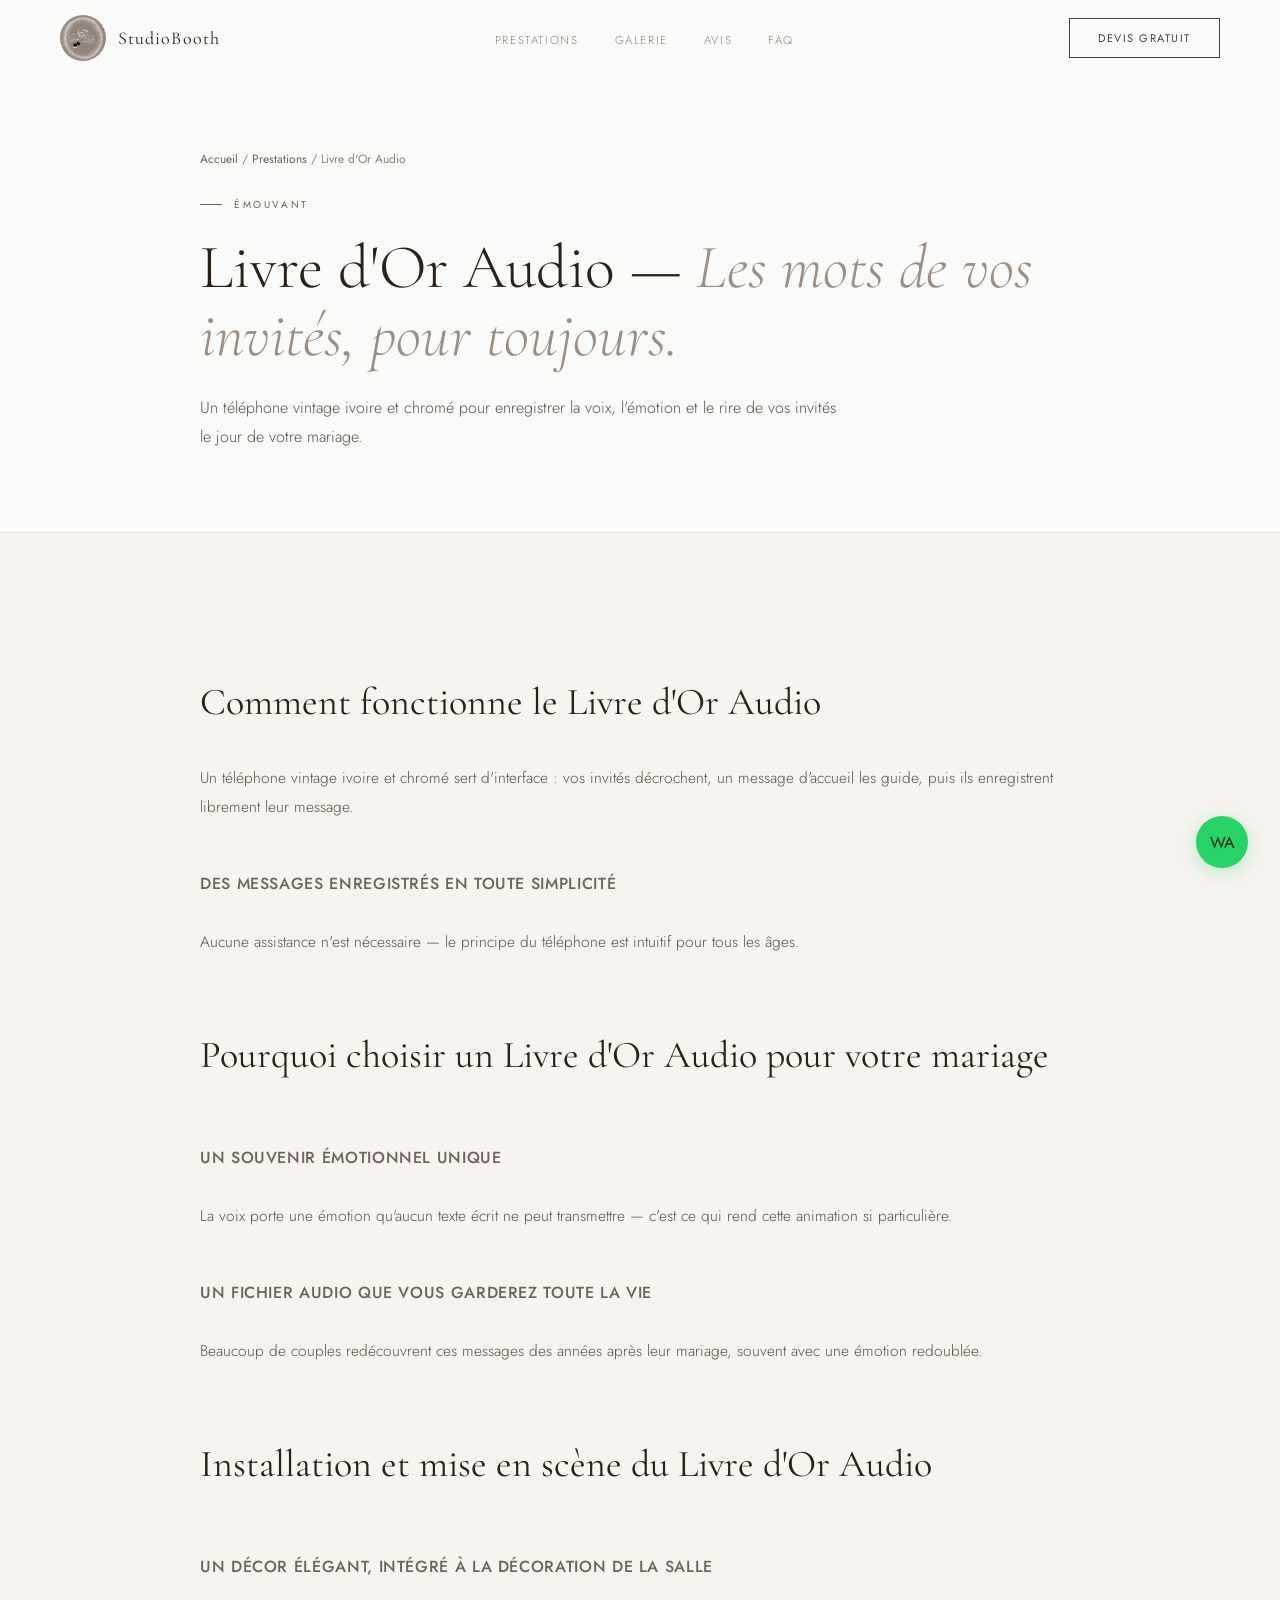
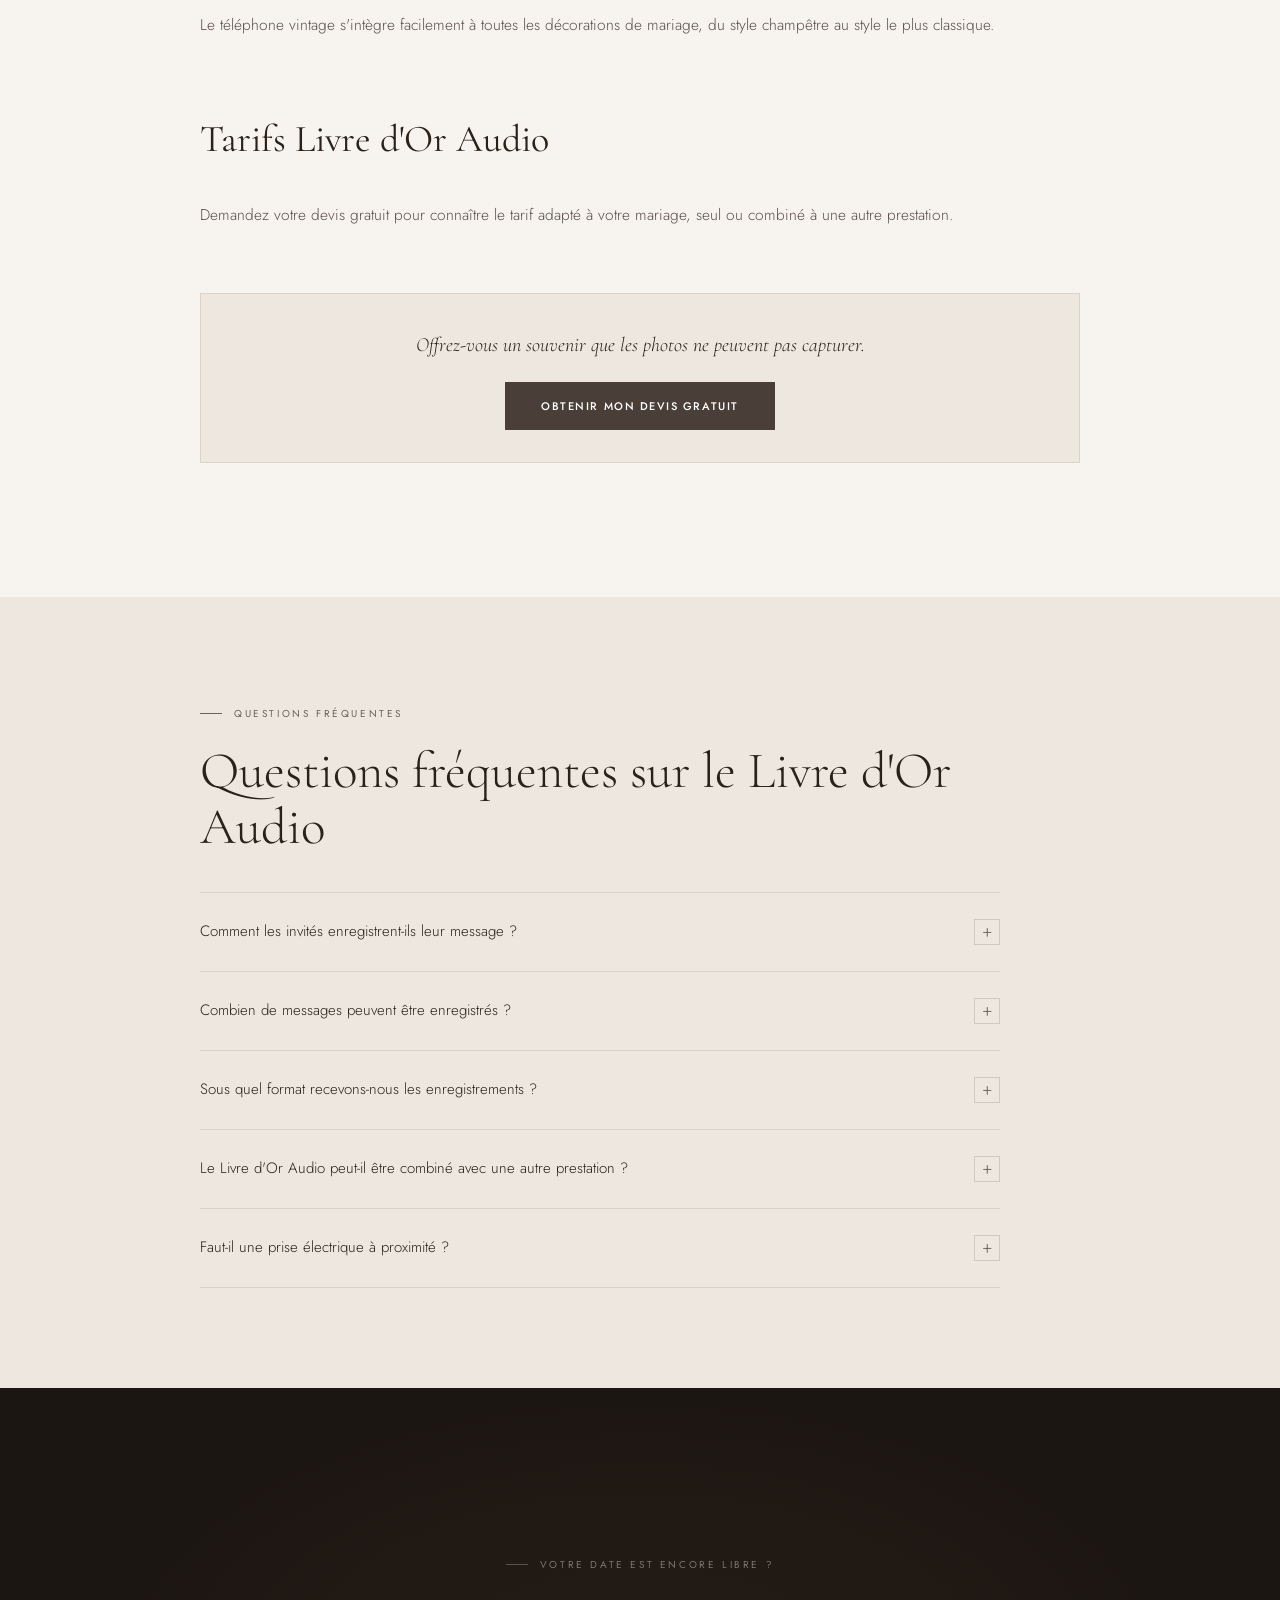
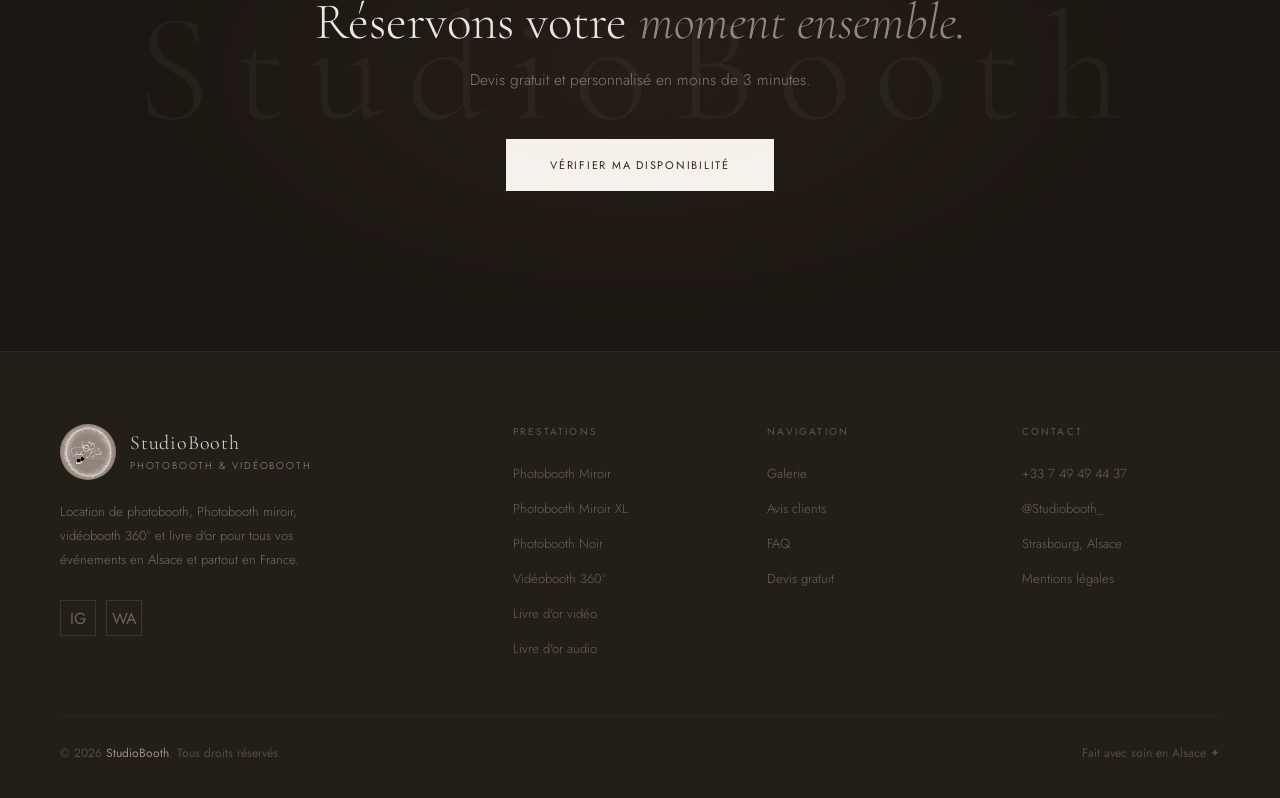
<file: livre-dor-audio-mariage.html>
<!DOCTYPE html>
<html lang="fr">
<head>
<meta charset="UTF-8">
<meta name="viewport" content="width=device-width, initial-scale=1.0">
<title>Livre d'Or Audio Mariage | Téléphone Vintage Strasbourg & Alsace</title>
<meta name="description" content="Location d'un Livre d'or Audio vintage pour votre mariage à Strasbourg : téléphone ivoire, messages vocaux de vos invités, souvenir intime pour la vie. Devis gratuit.">
<link rel="canonical" href="https://www.studiobooth67.fr/livre-dor-audio-mariage.html">
<link rel="stylesheet" href="styles.css">
<link rel="preconnect" href="https://fonts.googleapis.com">
<link href="https://fonts.googleapis.com/css2?family=Cormorant+Garamond:ital,wght@0,300;0,400;0,600;1,300;1,400;1,600&family=Jost:wght@200;300;400;500&display=swap" rel="stylesheet">
<script type="application/ld+json">{"@context": "https://schema.org", "@type": "Service", "serviceType": "Livre d'Or Audio", "name": "Livre d'Or Audio - StudioBooth", "description": "Location d'un Livre d'or Audio vintage pour votre mariage à Strasbourg : téléphone ivoire, messages vocaux de vos invités, souvenir intime pour la vie. Devis gratuit.", "provider": {"@type": "LocalBusiness", "name": "StudioBooth", "url": "https://www.studiobooth67.fr", "telephone": "+33749494437", "areaServed": ["Strasbourg", "Alsace", "Grand Est"]}, "url": "https://www.studiobooth67.fr/livre-dor-audio-mariage.html", "image": "https://studiobooth67.fr/audio.webp"}</script>
<script type="application/ld+json">{"@context": "https://schema.org", "@type": "FAQPage", "mainEntity": [{"@type": "Question", "name": "Comment les invités enregistrent-ils leur message ?", "acceptedAnswer": {"@type": "Answer", "text": "Ils décrochent le combiné vintage, un message d'accueil les guide, puis ils parlent librement."}}, {"@type": "Question", "name": "Combien de messages peuvent être enregistrés ?", "acceptedAnswer": {"@type": "Answer", "text": "Il n'y a pas de limite fixe, la capacité est largement suffisante pour un mariage."}}, {"@type": "Question", "name": "Sous quel format recevons-nous les enregistrements ?", "acceptedAnswer": {"@type": "Answer", "text": "Un fichier audio complet est remis après l'événement, classé par message."}}, {"@type": "Question", "name": "Le Livre d'Or Audio peut-il être combiné avec une autre prestation ?", "acceptedAnswer": {"@type": "Answer", "text": "Oui, il se marie très bien avec le Photobooth Miroir ou le Vidéobooth 360°."}}, {"@type": "Question", "name": "Faut-il une prise électrique à proximité ?", "acceptedAnswer": {"@type": "Answer", "text": "Oui, une prise standard suffit pour l'installation."}}]}</script>
<script type="application/ld+json">{"@context": "https://schema.org", "@type": "BreadcrumbList", "itemListElement": [{"@type": "ListItem", "position": 1, "name": "Accueil", "item": "https://www.studiobooth67.fr/"}, {"@type": "ListItem", "position": 2, "name": "Prestations", "item": "https://www.studiobooth67.fr/index.html#prestations"}, {"@type": "ListItem", "position": 3, "name": "Livre d'Or Audio", "item": "https://www.studiobooth67.fr/livre-dor-audio-mariage.html"}]}</script>
</head>
<body>
<nav id="nav">
  <a href="index.html" class="nav-logo">
    <img src="logooo.webp" alt="StudioBooth Logo">
    <div><span class="nav-logo-text">StudioBooth</span></div>
  </a>
  <ul class="nav-links">
    <li><a href="index.html#prestations">Prestations</a></li>
    <li><a href="index.html#galerie">Galerie</a></li>
    <li><a href="index.html#avis">Avis</a></li>
    <li><a href="index.html#faq">FAQ</a></li>
  </ul>
  <a href="index.html#" class="nav-cta">Devis gratuit</a>
  <button class="nav-ham" aria-label="Menu"><span></span><span></span><span></span></button>
</nav>

<section class="page-hero">
  <div class="wrap-sm">
    <div class="breadcrumb"><a href="index.html">Accueil</a> / <a href="index.html#prestations">Prestations</a> / Livre d'Or Audio</div>
    <div class="eyebrow">Émouvant</div>
    <h1>Livre d'Or Audio — <em>Les mots de vos invités, pour toujours.</em></h1>
    <p class="lead">Un téléphone vintage ivoire et chromé pour enregistrer la voix, l'émotion et le rire de vos invités le jour de votre mariage.</p>
  </div>
</section>

<section class="page-content">
  <div class="wrap-sm">
    <h2 class="rv">Comment fonctionne le Livre d'Or Audio</h2>
    <p class="rv">Un téléphone vintage ivoire et chromé sert d'interface : vos invités décrochent, un message d'accueil les guide, puis ils enregistrent librement leur message.</p>
    <h3>Des messages enregistrés en toute simplicité</h3>
    <p>Aucune assistance n'est nécessaire — le principe du téléphone est intuitif pour tous les âges.</p>

    <h2 class="rv">Pourquoi choisir un Livre d'Or Audio pour votre mariage</h2>
    <h3>Un souvenir émotionnel unique</h3>
    <p>La voix porte une émotion qu'aucun texte écrit ne peut transmettre — c'est ce qui rend cette animation si particulière.</p>
    <h3>Un fichier audio que vous garderez toute la vie</h3>
    <p>Beaucoup de couples redécouvrent ces messages des années après leur mariage, souvent avec une émotion redoublée.</p>

    <h2 class="rv">Installation et mise en scène du Livre d'Or Audio</h2>
    <h3>Un décor élégant, intégré à la décoration de la salle</h3>
    <p>Le téléphone vintage s'intègre facilement à toutes les décorations de mariage, du style champêtre au style le plus classique.</p>

    <h2 class="rv">Tarifs Livre d'Or Audio</h2>
    <p>Demandez votre devis gratuit pour connaître le tarif adapté à votre mariage, seul ou combiné à une autre prestation.</p>

    <div class="page-cta-inline rv">
      <p>Offrez-vous un souvenir que les photos ne peuvent pas capturer.</p>
      <a href="index.html#" class="btn-taupe">Obtenir mon devis gratuit</a>
    </div>
  </div>
</section>

<section class="faq-sec">
  <div class="wrap-sm">
    <div class="eyebrow">Questions fréquentes</div>
    <h2 class="sh">Questions fréquentes sur le Livre d'Or Audio</h2>
    <div class="faq-list" style="margin-top:36px">
      <div class="faq-item">
        <button class="faq-q"><span>Comment les invités enregistrent-ils leur message ?</span><span class="faq-icon">+</span></button>
        <div class="faq-a"><p>Ils décrochent le combiné vintage, un message d'accueil les guide, puis ils parlent librement.</p></div>
      </div>
      <div class="faq-item">
        <button class="faq-q"><span>Combien de messages peuvent être enregistrés ?</span><span class="faq-icon">+</span></button>
        <div class="faq-a"><p>Il n'y a pas de limite fixe, la capacité est largement suffisante pour un mariage.</p></div>
      </div>
      <div class="faq-item">
        <button class="faq-q"><span>Sous quel format recevons-nous les enregistrements ?</span><span class="faq-icon">+</span></button>
        <div class="faq-a"><p>Un fichier audio complet est remis après l'événement, classé par message.</p></div>
      </div>
      <div class="faq-item">
        <button class="faq-q"><span>Le Livre d'Or Audio peut-il être combiné avec une autre prestation ?</span><span class="faq-icon">+</span></button>
        <div class="faq-a"><p>Oui, il se marie très bien avec le Photobooth Miroir ou le Vidéobooth 360°.</p></div>
      </div>
      <div class="faq-item">
        <button class="faq-q"><span>Faut-il une prise électrique à proximité ?</span><span class="faq-icon">+</span></button>
        <div class="faq-a"><p>Oui, une prise standard suffit pour l'installation.</p></div>
      </div>
    </div>
  </div>
</section>

<section class="cta-sec">
  <div class="wrap">
    <div class="eyebrow">Votre date est encore libre ?</div>
    <h2 class="sh">Réservons votre <em>moment ensemble.</em></h2>
    <p>Devis gratuit et personnalisé en moins de 3 minutes.</p>
    <a href="index.html#" class="btn-light">Vérifier ma disponibilité</a>
  </div>
</section>

<footer>
  <div class="wrap">
    <div class="ft">
      <div>
        <div class="ft-logo">
          <img src="logooo.webp" alt="StudioBooth Logo">
          <div class="ft-logo-txt">StudioBooth<small>Photobooth &amp; Vidéobooth</small></div>
        </div>
        <p class="ft-desc">Location de photobooth, Photobooth miroir, vidéobooth 360° et livre d'or pour tous vos événements en Alsace et partout en France.</p>
        <div class="ft-socials">
          <a class="ft-soc" href="https://www.instagram.com/Studiobooth_" target="_blank" rel="noopener" aria-label="Instagram">IG</a>
          <a class="ft-soc" href="https://wa.me/33749494437" target="_blank" rel="noopener" aria-label="WhatsApp">WA</a>
        </div>
      </div>
      <div class="ft-col">
        <h4>Prestations</h4>
        <ul class="ft-links">
          <li><a href="photobooth-miroir.html">Photobooth Miroir</a></li>
          <li><a href="photobooth-miroir-xl.html">Photobooth Miroir XL</a></li>
          <li><a href="photobooth-noir.html">Photobooth Noir</a></li>
          <li><a href="videobooth-360.html">Vidéobooth 360°</a></li>
          <li><a href="livre-dor-video-mariage.html">Livre d'or vidéo</a></li>
          <li><a href="livre-dor-audio-mariage.html">Livre d'or audio</a></li>
        </ul>
      </div>
      <div class="ft-col">
        <h4>Navigation</h4>
        <ul class="ft-links">
          <li><a href="index.html#galerie">Galerie</a></li>
          <li><a href="index.html#avis">Avis clients</a></li>
          <li><a href="index.html#faq">FAQ</a></li>
          <li><a href="index.html#">Devis gratuit</a></li>
        </ul>
      </div>
      <div class="ft-col">
        <h4>Contact</h4>
        <ul class="ft-links">
          <li><a href="https://wa.me/33749494437">+33 7 49 49 44 37</a></li>
          <li><a href="https://www.instagram.com/Studiobooth_">@Studiobooth_</a></li>
          <li><a href="#">Strasbourg, Alsace</a></li>
          <li><a href="mentions-legales.html">Mentions légales</a></li>
        </ul>
      </div>
    </div>
    <div class="ft-bottom">
      <span class="ft-copy">© 2026 <span>StudioBooth</span>. Tous droits réservés.</span>
      <span class="ft-copy">Fait avec soin en Alsace ✦</span>
    </div>
  </div>
</footer>
<a href="https://wa.me/33749494437" class="wa" target="_blank" rel="noopener" aria-label="WhatsApp">WA</a>
<button class="float-mob" onclick="window.location.href='index.html#'">Obtenir mon devis</button>
<script>
window.addEventListener('scroll', function() {
  document.getElementById('nav').classList.toggle('scrolled', window.scrollY > 10);
});
document.querySelectorAll('.faq-item').forEach(function(item) {
  item.querySelector('.faq-q').addEventListener('click', function() {
    item.classList.toggle('open');
  });
});
document.querySelectorAll('.rv').forEach(function(el) {
  new IntersectionObserver(function(entries) {
    entries.forEach(function(e) { if (e.isIntersecting) e.target.classList.add('vis'); });
  }, { threshold: 0.15 }).observe(el);
});
</script>

</body>
</html>
</file>
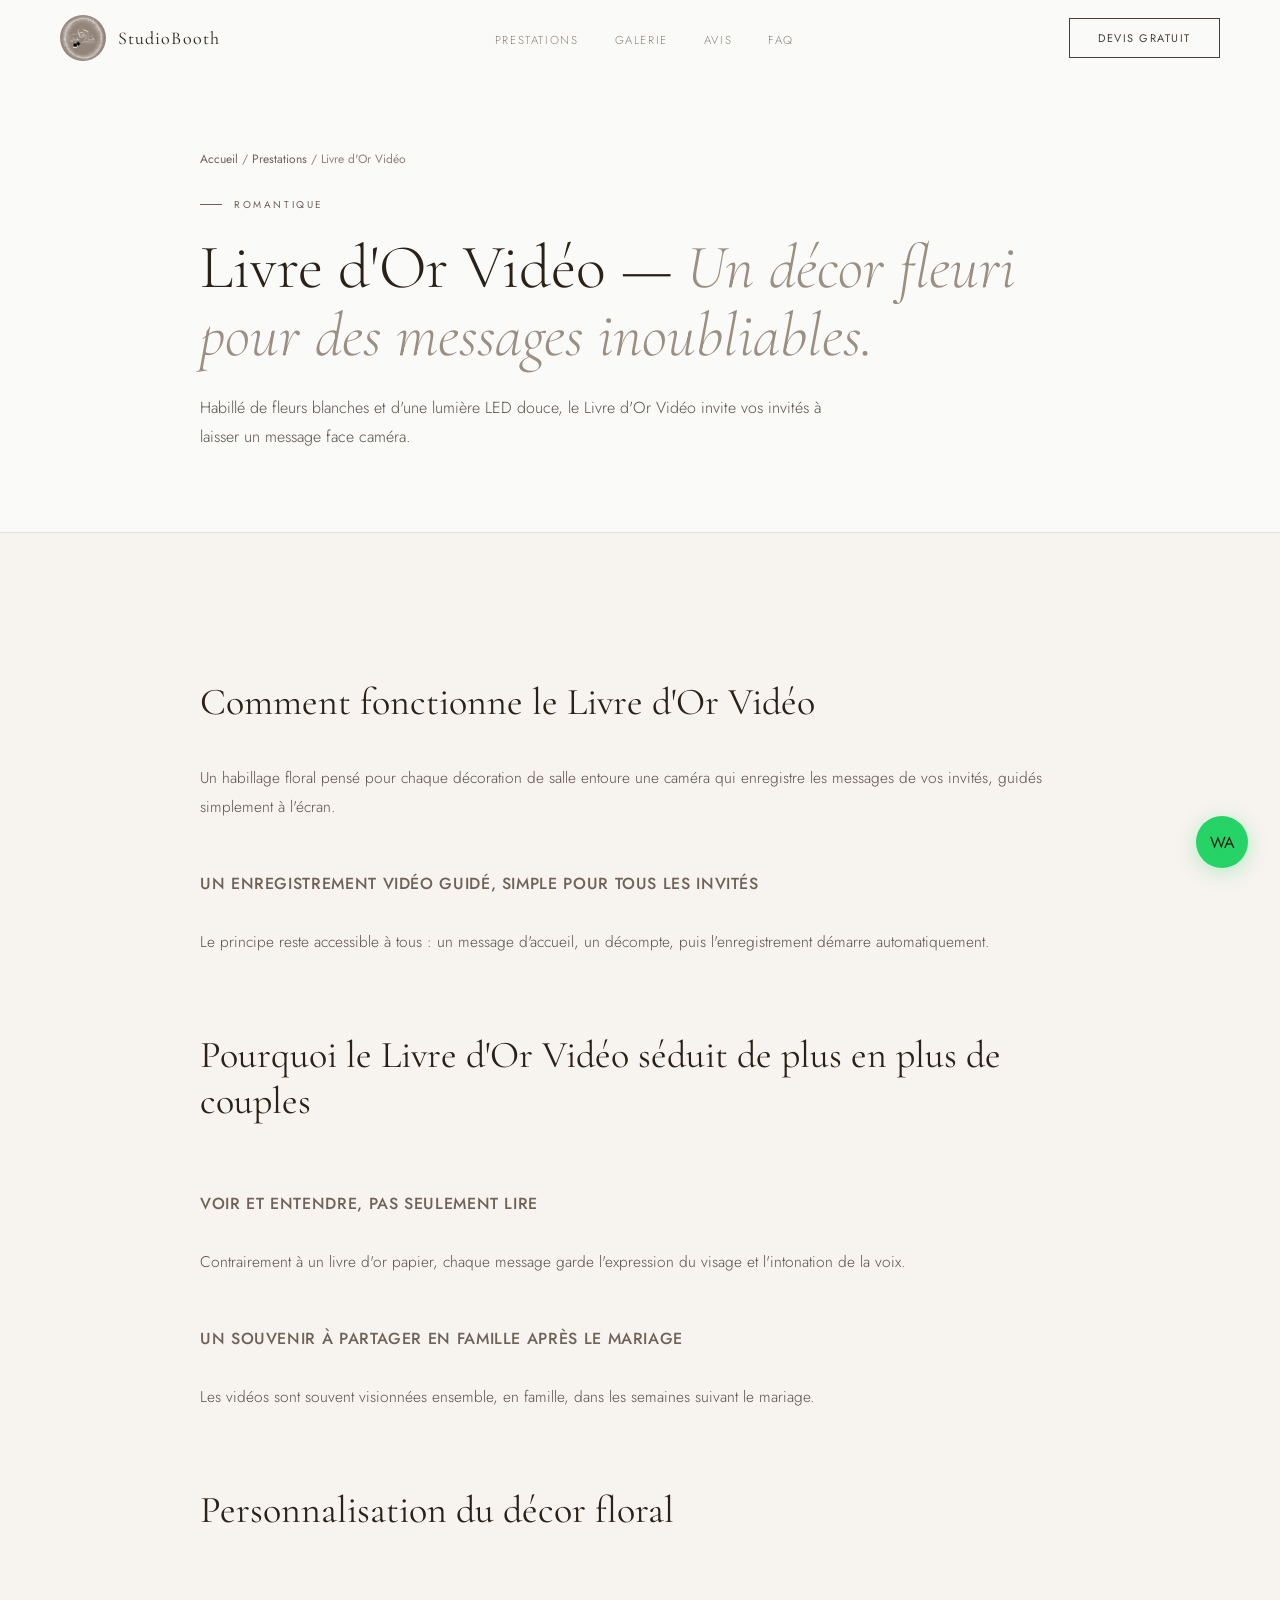
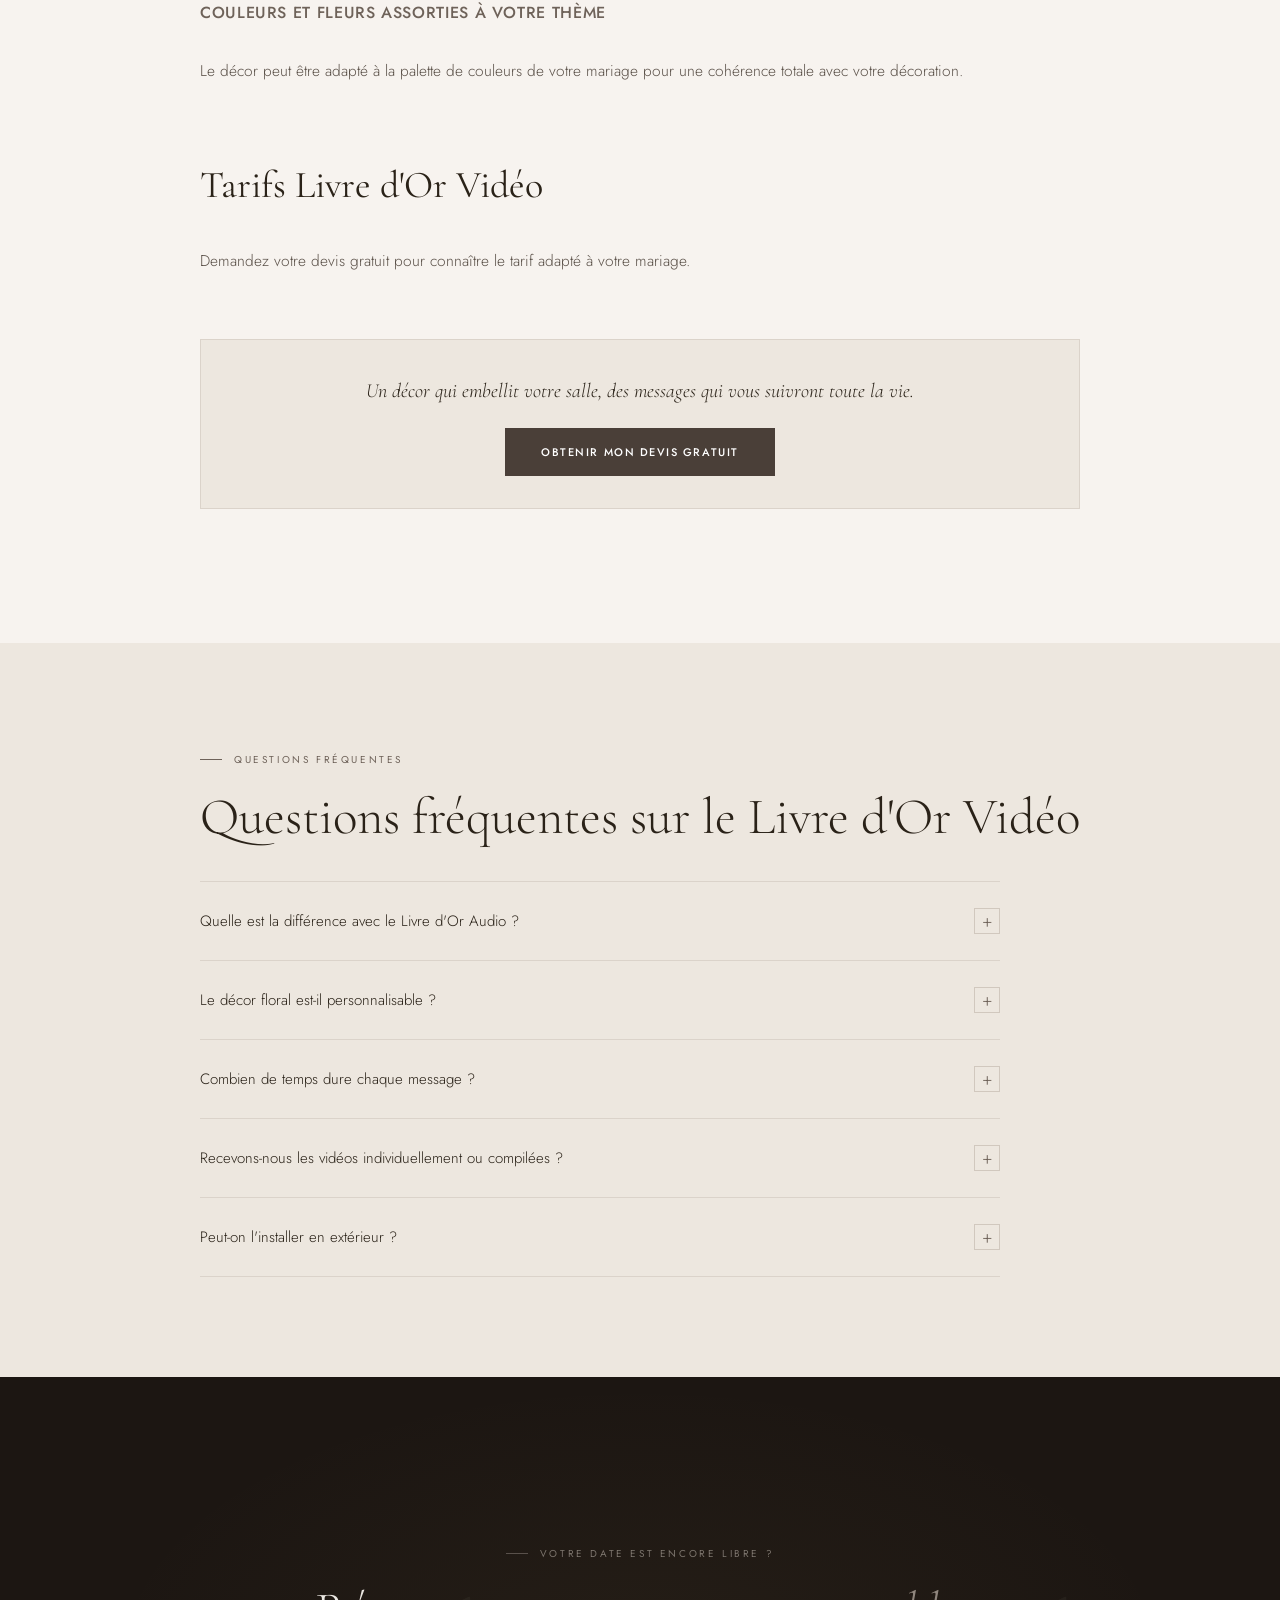
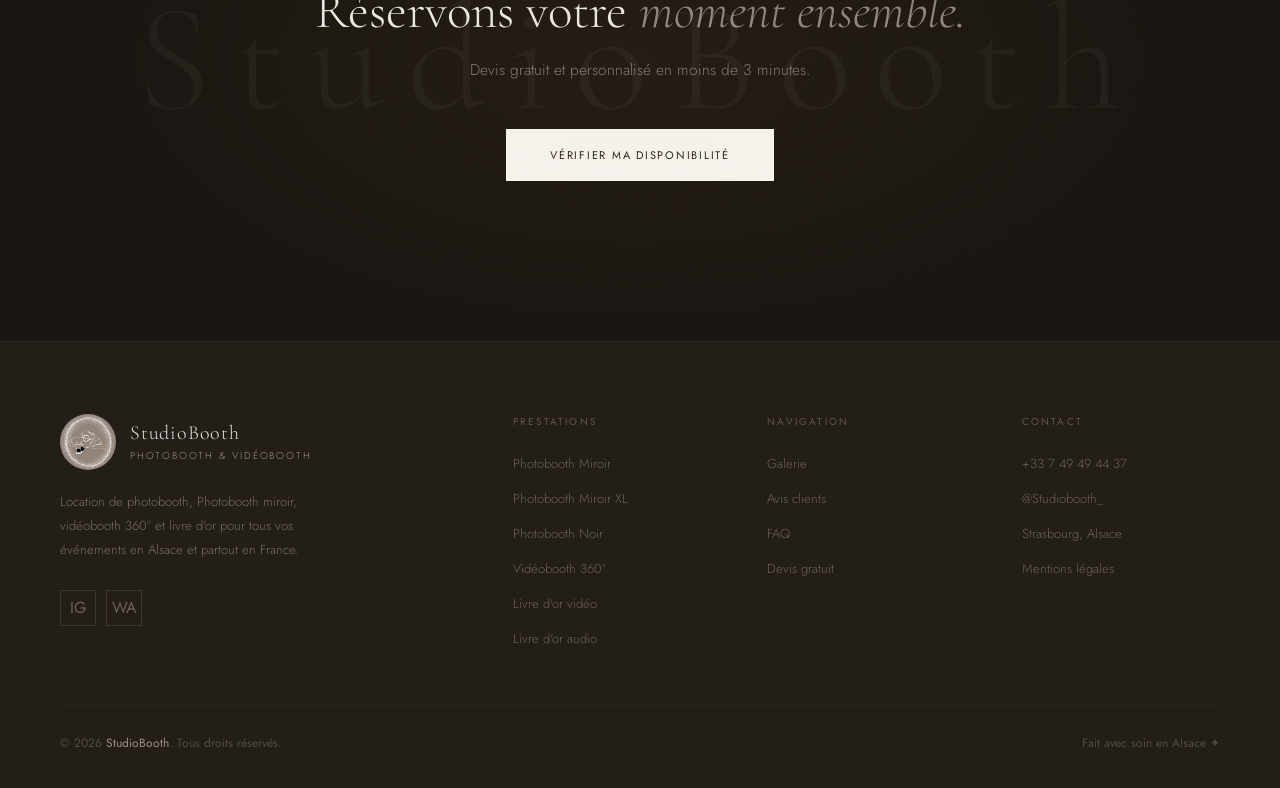
<file: livre-dor-video-mariage.html>
<!DOCTYPE html>
<html lang="fr">
<head>
<meta charset="UTF-8">
<meta name="viewport" content="width=device-width, initial-scale=1.0">
<title>Livre d'Or Vidéo Mariage | Décor Fleuri Strasbourg & Alsace</title>
<meta name="description" content="Livre d'or vidéo habillé de fleurs blanches et lumière LED pour votre mariage à Strasbourg. Messages vidéo de vos invités, souvenir visuel et sonore. Devis gratuit.">
<link rel="canonical" href="https://www.studiobooth67.fr/livre-dor-video-mariage.html">
<link rel="stylesheet" href="styles.css">
<link rel="preconnect" href="https://fonts.googleapis.com">
<link href="https://fonts.googleapis.com/css2?family=Cormorant+Garamond:ital,wght@0,300;0,400;0,600;1,300;1,400;1,600&family=Jost:wght@200;300;400;500&display=swap" rel="stylesheet">
<script type="application/ld+json">{"@context": "https://schema.org", "@type": "Service", "serviceType": "Livre d'Or Vidéo", "name": "Livre d'Or Vidéo - StudioBooth", "description": "Livre d'or vidéo habillé de fleurs blanches et lumière LED pour votre mariage à Strasbourg. Messages vidéo de vos invités, souvenir visuel et sonore. Devis gratuit.", "provider": {"@type": "LocalBusiness", "name": "StudioBooth", "url": "https://www.studiobooth67.fr", "telephone": "+33749494437", "areaServed": ["Strasbourg", "Alsace", "Grand Est"]}, "url": "https://www.studiobooth67.fr/livre-dor-video-mariage.html", "image": "https://studiobooth67.fr/video.webp"}</script>
<script type="application/ld+json">{"@context": "https://schema.org", "@type": "FAQPage", "mainEntity": [{"@type": "Question", "name": "Quelle est la différence avec le Livre d'Or Audio ?", "acceptedAnswer": {"@type": "Answer", "text": "Le Livre d'Or Vidéo capture l'image et le son, avec un décor fleuri visible dans la vidéo."}}, {"@type": "Question", "name": "Le décor floral est-il personnalisable ?", "acceptedAnswer": {"@type": "Answer", "text": "Oui, les couleurs de fleurs peuvent être adaptées à votre thème de mariage."}}, {"@type": "Question", "name": "Combien de temps dure chaque message ?", "acceptedAnswer": {"@type": "Answer", "text": "En moyenne 30 à 60 secondes, sans limite stricte."}}, {"@type": "Question", "name": "Recevons-nous les vidéos individuellement ou compilées ?", "acceptedAnswer": {"@type": "Answer", "text": "Les deux formats peuvent être fournis selon votre préférence."}}, {"@type": "Question", "name": "Peut-on l'installer en extérieur ?", "acceptedAnswer": {"@type": "Answer", "text": "Oui, sous réserve d'un espace abrité et d'un accès électrique."}}]}</script>
<script type="application/ld+json">{"@context": "https://schema.org", "@type": "BreadcrumbList", "itemListElement": [{"@type": "ListItem", "position": 1, "name": "Accueil", "item": "https://www.studiobooth67.fr/"}, {"@type": "ListItem", "position": 2, "name": "Prestations", "item": "https://www.studiobooth67.fr/index.html#prestations"}, {"@type": "ListItem", "position": 3, "name": "Livre d'Or Vidéo", "item": "https://www.studiobooth67.fr/livre-dor-video-mariage.html"}]}</script>
</head>
<body>
<nav id="nav">
  <a href="index.html" class="nav-logo">
    <img src="logooo.webp" alt="StudioBooth Logo">
    <div><span class="nav-logo-text">StudioBooth</span></div>
  </a>
  <ul class="nav-links">
    <li><a href="index.html#prestations">Prestations</a></li>
    <li><a href="index.html#galerie">Galerie</a></li>
    <li><a href="index.html#avis">Avis</a></li>
    <li><a href="index.html#faq">FAQ</a></li>
  </ul>
  <a href="index.html#" class="nav-cta">Devis gratuit</a>
  <button class="nav-ham" aria-label="Menu"><span></span><span></span><span></span></button>
</nav>

<section class="page-hero">
  <div class="wrap-sm">
    <div class="breadcrumb"><a href="index.html">Accueil</a> / <a href="index.html#prestations">Prestations</a> / Livre d'Or Vidéo</div>
    <div class="eyebrow">Romantique</div>
    <h1>Livre d'Or Vidéo — <em>Un décor fleuri pour des messages inoubliables.</em></h1>
    <p class="lead">Habillé de fleurs blanches et d'une lumière LED douce, le Livre d'Or Vidéo invite vos invités à laisser un message face caméra.</p>
  </div>
</section>

<section class="page-content">
  <div class="wrap-sm">
    <h2 class="rv">Comment fonctionne le Livre d'Or Vidéo</h2>
    <p class="rv">Un habillage floral pensé pour chaque décoration de salle entoure une caméra qui enregistre les messages de vos invités, guidés simplement à l'écran.</p>
    <h3>Un enregistrement vidéo guidé, simple pour tous les invités</h3>
    <p>Le principe reste accessible à tous : un message d'accueil, un décompte, puis l'enregistrement démarre automatiquement.</p>

    <h2 class="rv">Pourquoi le Livre d'Or Vidéo séduit de plus en plus de couples</h2>
    <h3>Voir et entendre, pas seulement lire</h3>
    <p>Contrairement à un livre d'or papier, chaque message garde l'expression du visage et l'intonation de la voix.</p>
    <h3>Un souvenir à partager en famille après le mariage</h3>
    <p>Les vidéos sont souvent visionnées ensemble, en famille, dans les semaines suivant le mariage.</p>

    <h2 class="rv">Personnalisation du décor floral</h2>
    <h3>Couleurs et fleurs assorties à votre thème</h3>
    <p>Le décor peut être adapté à la palette de couleurs de votre mariage pour une cohérence totale avec votre décoration.</p>

    <h2 class="rv">Tarifs Livre d'Or Vidéo</h2>
    <p>Demandez votre devis gratuit pour connaître le tarif adapté à votre mariage.</p>

    <div class="page-cta-inline rv">
      <p>Un décor qui embellit votre salle, des messages qui vous suivront toute la vie.</p>
      <a href="index.html#" class="btn-taupe">Obtenir mon devis gratuit</a>
    </div>
  </div>
</section>

<section class="faq-sec">
  <div class="wrap-sm">
    <div class="eyebrow">Questions fréquentes</div>
    <h2 class="sh">Questions fréquentes sur le Livre d'Or Vidéo</h2>
    <div class="faq-list" style="margin-top:36px">
      <div class="faq-item">
        <button class="faq-q"><span>Quelle est la différence avec le Livre d'Or Audio ?</span><span class="faq-icon">+</span></button>
        <div class="faq-a"><p>Le Livre d'Or Vidéo capture l'image et le son, avec un décor fleuri visible dans la vidéo.</p></div>
      </div>
      <div class="faq-item">
        <button class="faq-q"><span>Le décor floral est-il personnalisable ?</span><span class="faq-icon">+</span></button>
        <div class="faq-a"><p>Oui, les couleurs de fleurs peuvent être adaptées à votre thème de mariage.</p></div>
      </div>
      <div class="faq-item">
        <button class="faq-q"><span>Combien de temps dure chaque message ?</span><span class="faq-icon">+</span></button>
        <div class="faq-a"><p>En moyenne 30 à 60 secondes, sans limite stricte.</p></div>
      </div>
      <div class="faq-item">
        <button class="faq-q"><span>Recevons-nous les vidéos individuellement ou compilées ?</span><span class="faq-icon">+</span></button>
        <div class="faq-a"><p>Les deux formats peuvent être fournis selon votre préférence.</p></div>
      </div>
      <div class="faq-item">
        <button class="faq-q"><span>Peut-on l'installer en extérieur ?</span><span class="faq-icon">+</span></button>
        <div class="faq-a"><p>Oui, sous réserve d'un espace abrité et d'un accès électrique.</p></div>
      </div>
    </div>
  </div>
</section>

<section class="cta-sec">
  <div class="wrap">
    <div class="eyebrow">Votre date est encore libre ?</div>
    <h2 class="sh">Réservons votre <em>moment ensemble.</em></h2>
    <p>Devis gratuit et personnalisé en moins de 3 minutes.</p>
    <a href="index.html#" class="btn-light">Vérifier ma disponibilité</a>
  </div>
</section>

<footer>
  <div class="wrap">
    <div class="ft">
      <div>
        <div class="ft-logo">
          <img src="logooo.webp" alt="StudioBooth Logo">
          <div class="ft-logo-txt">StudioBooth<small>Photobooth &amp; Vidéobooth</small></div>
        </div>
        <p class="ft-desc">Location de photobooth, Photobooth miroir, vidéobooth 360° et livre d'or pour tous vos événements en Alsace et partout en France.</p>
        <div class="ft-socials">
          <a class="ft-soc" href="https://www.instagram.com/Studiobooth_" target="_blank" rel="noopener" aria-label="Instagram">IG</a>
          <a class="ft-soc" href="https://wa.me/33749494437" target="_blank" rel="noopener" aria-label="WhatsApp">WA</a>
        </div>
      </div>
      <div class="ft-col">
        <h4>Prestations</h4>
        <ul class="ft-links">
          <li><a href="photobooth-miroir.html">Photobooth Miroir</a></li>
          <li><a href="photobooth-miroir-xl.html">Photobooth Miroir XL</a></li>
          <li><a href="photobooth-noir.html">Photobooth Noir</a></li>
          <li><a href="videobooth-360.html">Vidéobooth 360°</a></li>
          <li><a href="livre-dor-video-mariage.html">Livre d'or vidéo</a></li>
          <li><a href="livre-dor-audio-mariage.html">Livre d'or audio</a></li>
        </ul>
      </div>
      <div class="ft-col">
        <h4>Navigation</h4>
        <ul class="ft-links">
          <li><a href="index.html#galerie">Galerie</a></li>
          <li><a href="index.html#avis">Avis clients</a></li>
          <li><a href="index.html#faq">FAQ</a></li>
          <li><a href="index.html#">Devis gratuit</a></li>
        </ul>
      </div>
      <div class="ft-col">
        <h4>Contact</h4>
        <ul class="ft-links">
          <li><a href="https://wa.me/33749494437">+33 7 49 49 44 37</a></li>
          <li><a href="https://www.instagram.com/Studiobooth_">@Studiobooth_</a></li>
          <li><a href="#">Strasbourg, Alsace</a></li>
          <li><a href="mentions-legales.html">Mentions légales</a></li>
        </ul>
      </div>
    </div>
    <div class="ft-bottom">
      <span class="ft-copy">© 2026 <span>StudioBooth</span>. Tous droits réservés.</span>
      <span class="ft-copy">Fait avec soin en Alsace ✦</span>
    </div>
  </div>
</footer>
<a href="https://wa.me/33749494437" class="wa" target="_blank" rel="noopener" aria-label="WhatsApp">WA</a>
<button class="float-mob" onclick="window.location.href='index.html#'">Obtenir mon devis</button>
<script>
window.addEventListener('scroll', function() {
  document.getElementById('nav').classList.toggle('scrolled', window.scrollY > 10);
});
document.querySelectorAll('.faq-item').forEach(function(item) {
  item.querySelector('.faq-q').addEventListener('click', function() {
    item.classList.toggle('open');
  });
});
document.querySelectorAll('.rv').forEach(function(el) {
  new IntersectionObserver(function(entries) {
    entries.forEach(function(e) { if (e.isIntersecting) e.target.classList.add('vis'); });
  }, { threshold: 0.15 }).observe(el);
});
</script>

</body>
</html>
</file>
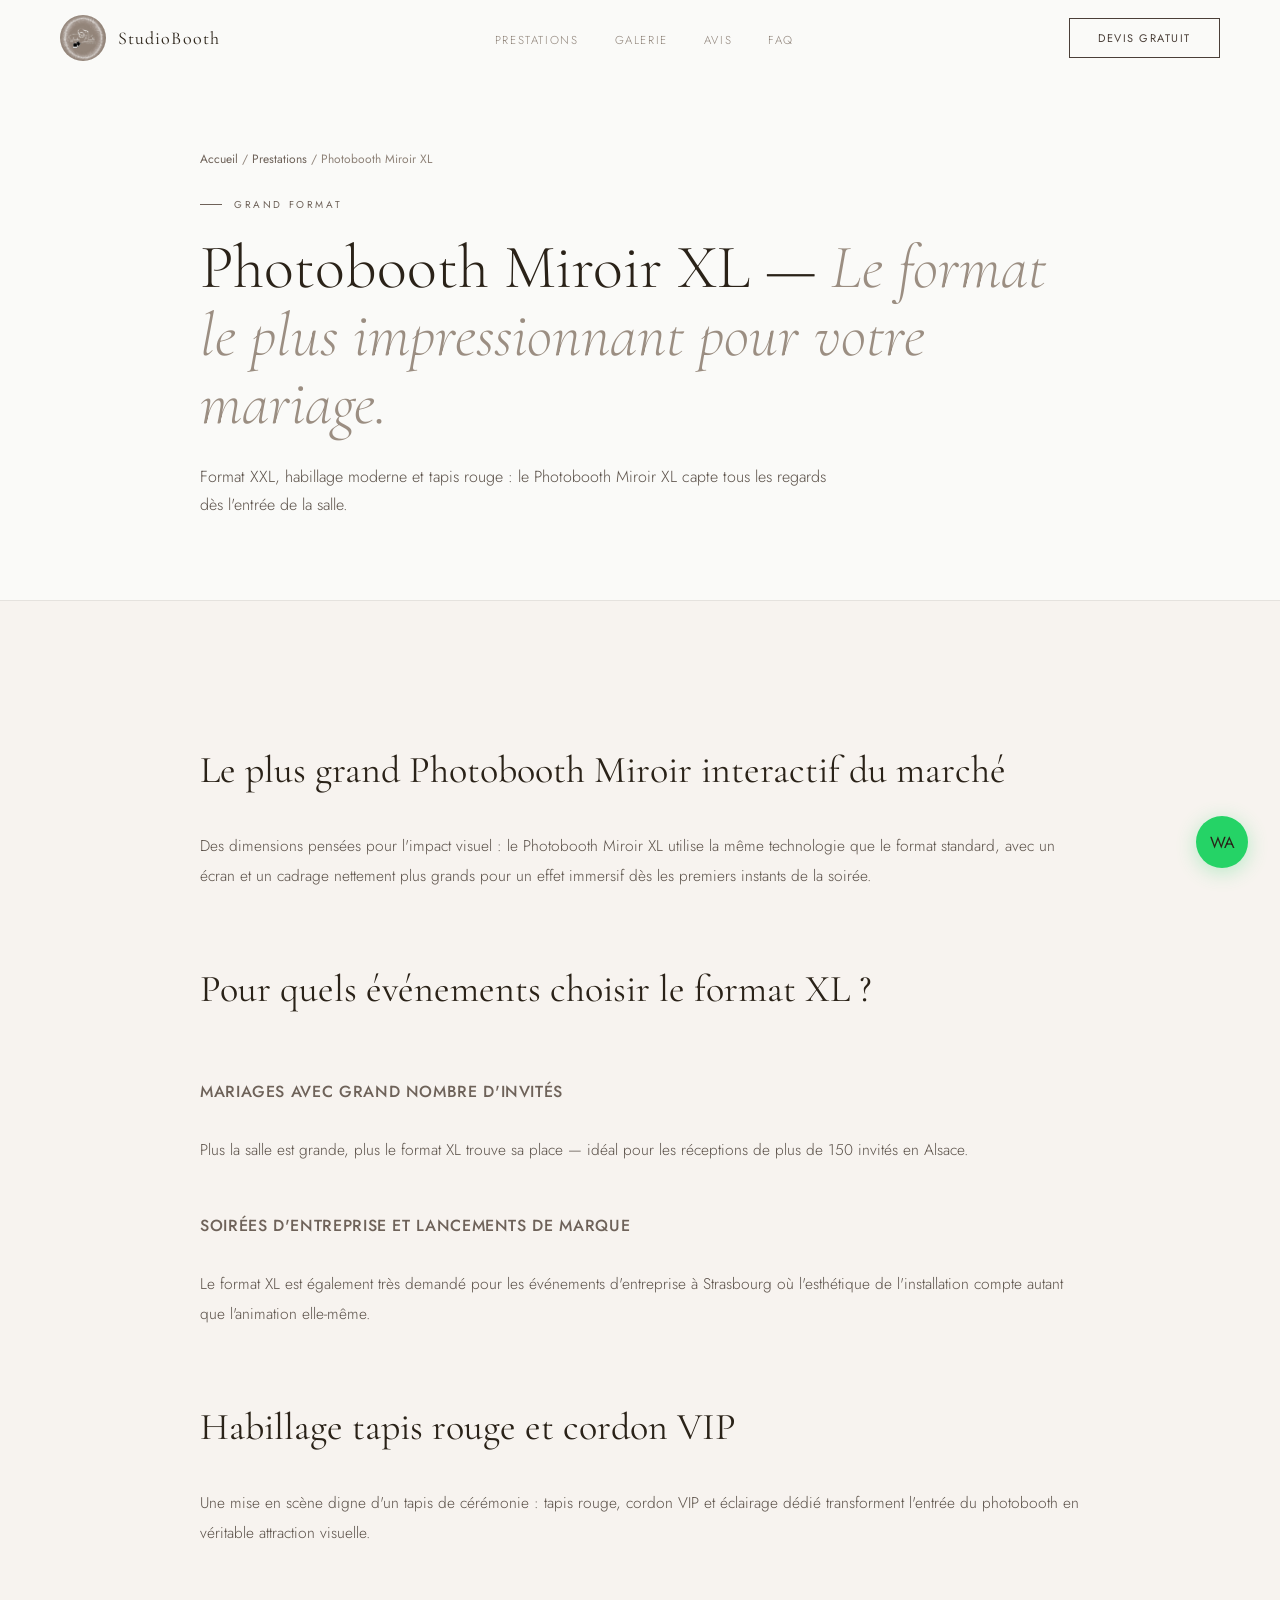
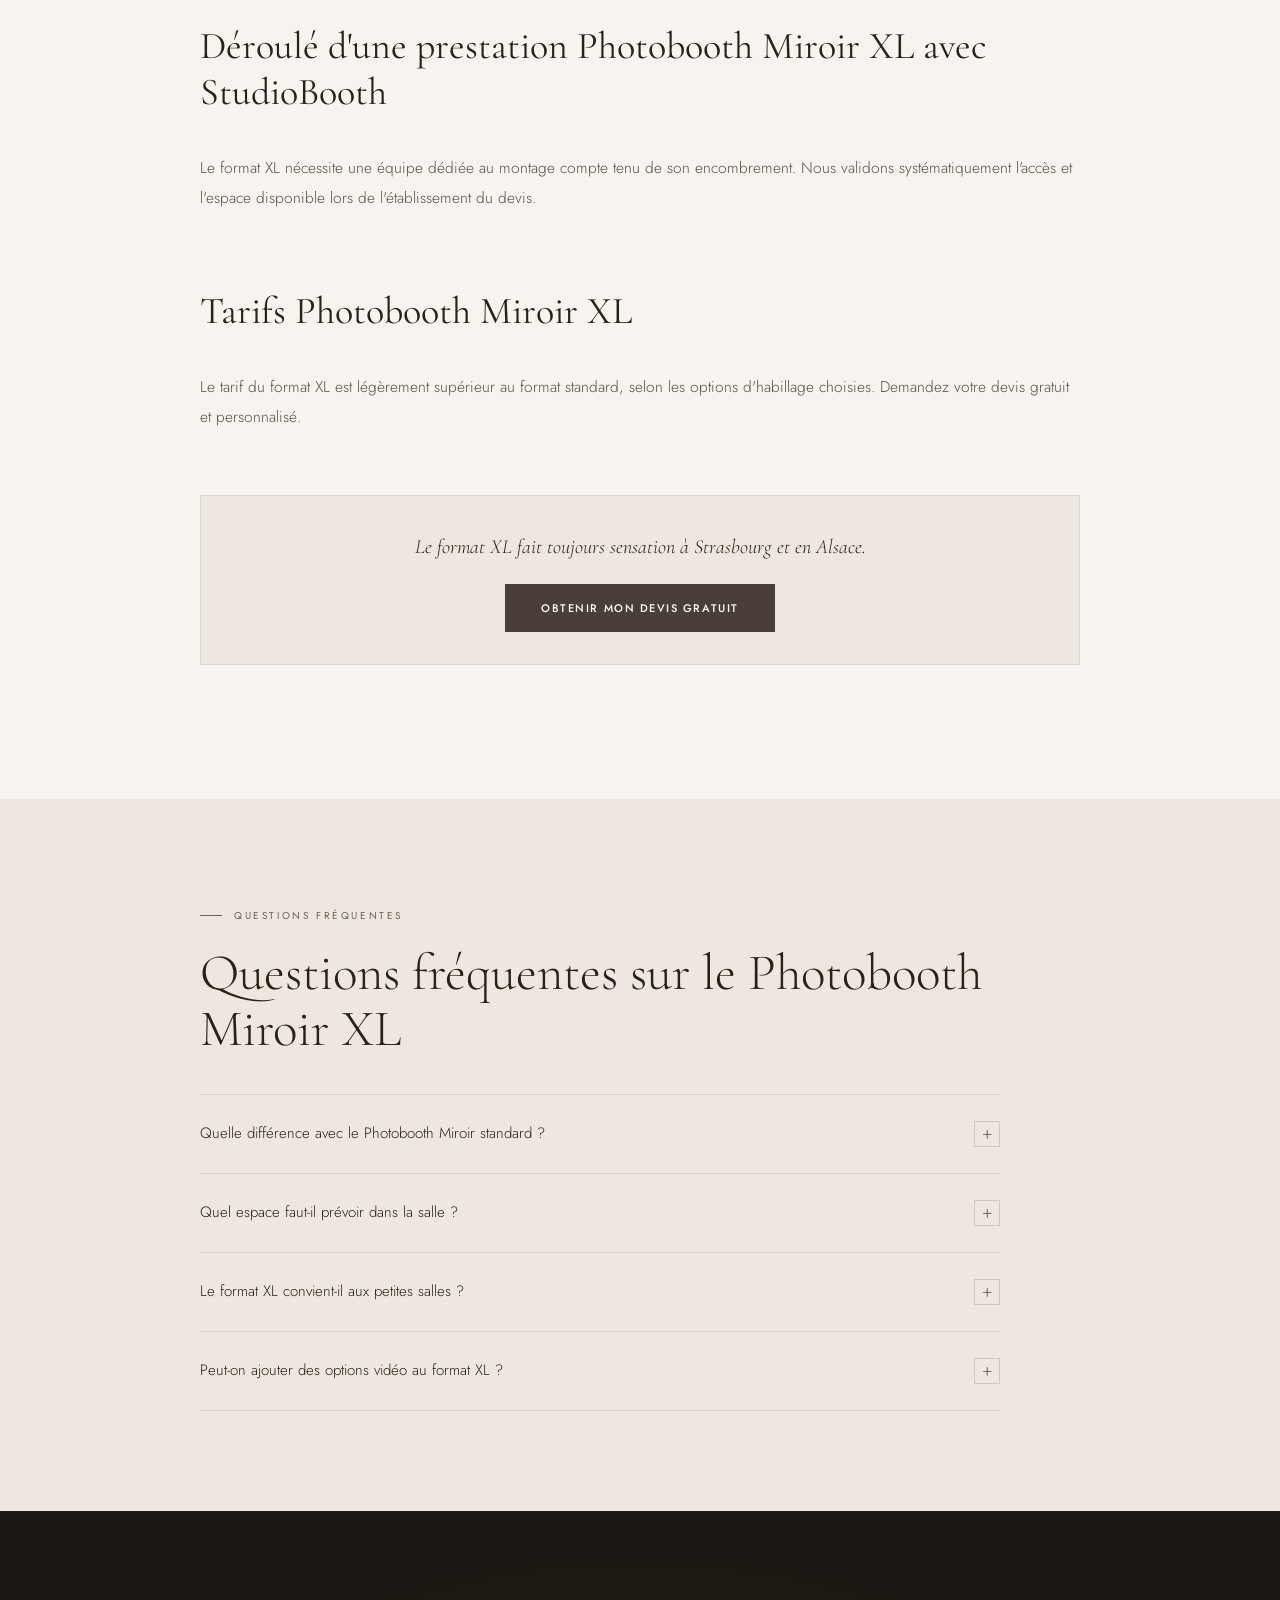
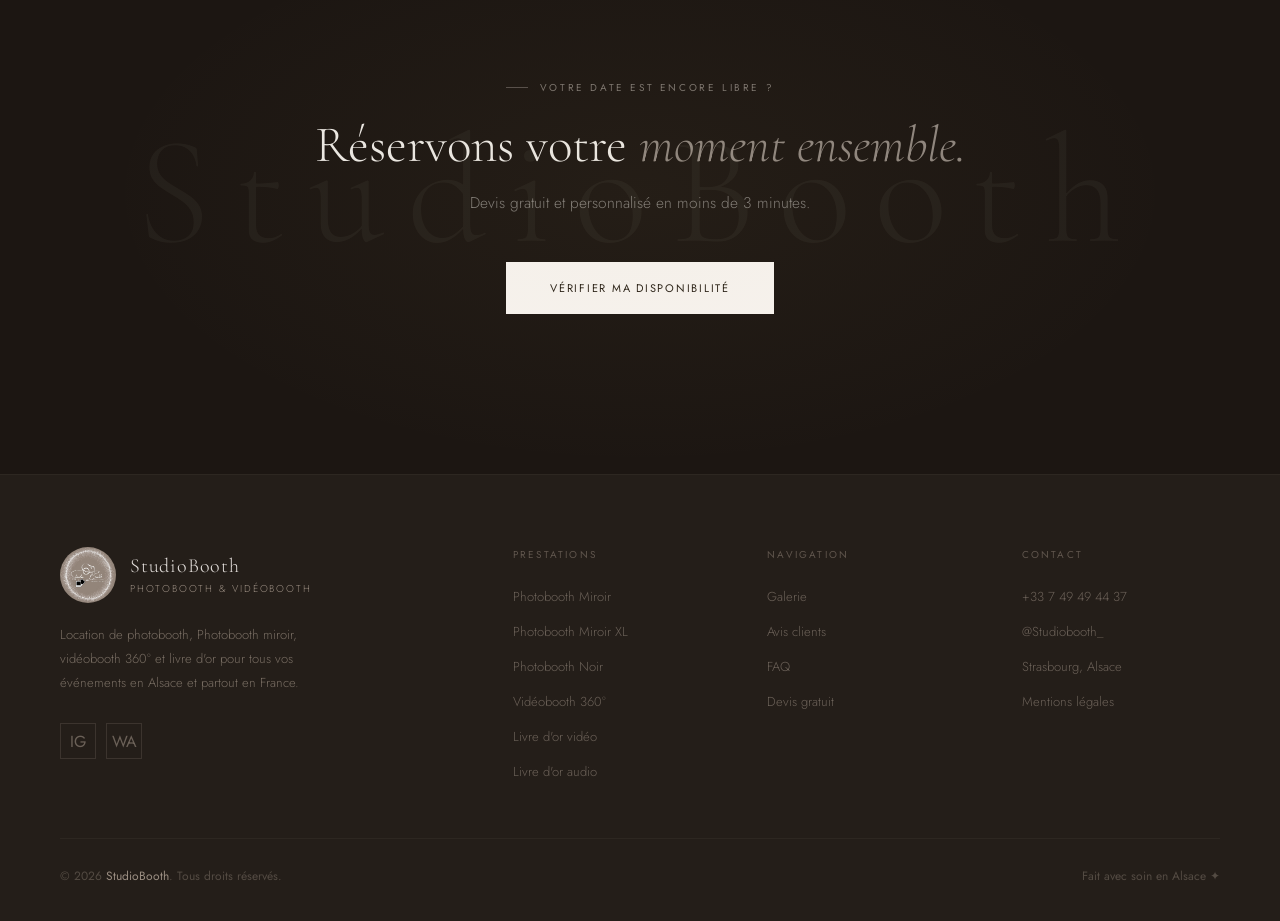
<file: photobooth-miroir-xl.html>
<!DOCTYPE html>
<html lang="fr">
<head>
<meta charset="UTF-8">
<meta name="viewport" content="width=device-width, initial-scale=1.0">
<title>Photobooth Miroir XL Strasbourg | Le Plus Grand Format du Marché</title>
<meta name="description" content="Le Photobooth Miroir XL, format XXL pour un impact visuel maximal. Location à Strasbourg et en Alsace pour mariages et événements d'exception. Devis gratuit.">
<link rel="canonical" href="https://www.studiobooth67.fr/photobooth-miroir-xl.html">
<link rel="stylesheet" href="styles.css">
<link rel="preconnect" href="https://fonts.googleapis.com">
<link href="https://fonts.googleapis.com/css2?family=Cormorant+Garamond:ital,wght@0,300;0,400;0,600;1,300;1,400;1,600&family=Jost:wght@200;300;400;500&display=swap" rel="stylesheet">
<script type="application/ld+json">{"@context": "https://schema.org", "@type": "Service", "serviceType": "Photobooth Miroir XL", "name": "Photobooth Miroir XL - StudioBooth", "description": "Le Photobooth Miroir XL, format XXL pour un impact visuel maximal. Location à Strasbourg et en Alsace pour mariages et événements d'exception. Devis gratuit.", "provider": {"@type": "LocalBusiness", "name": "StudioBooth", "url": "https://www.studiobooth67.fr", "telephone": "+33749494437", "areaServed": ["Strasbourg", "Alsace", "Grand Est"]}, "url": "https://www.studiobooth67.fr/photobooth-miroir-xl.html", "image": "https://studiobooth67.fr/photoboothXL.webp"}</script>
<script type="application/ld+json">{"@context": "https://schema.org", "@type": "FAQPage", "mainEntity": [{"@type": "Question", "name": "Quelle différence avec le Photobooth Miroir standard ?", "acceptedAnswer": {"@type": "Answer", "text": "Le format XL offre un écran et un cadrage plus grands, avec un habillage tapis rouge en option."}}, {"@type": "Question", "name": "Quel espace faut-il prévoir dans la salle ?", "acceptedAnswer": {"@type": "Answer", "text": "Un espace dégagé d'environ 3m x 3m est recommandé, hors zone de passage."}}, {"@type": "Question", "name": "Le format XL convient-il aux petites salles ?", "acceptedAnswer": {"@type": "Answer", "text": "Nous étudions chaque configuration lors du devis pour valider la faisabilité."}}, {"@type": "Question", "name": "Peut-on ajouter des options vidéo au format XL ?", "acceptedAnswer": {"@type": "Answer", "text": "Oui, un mode vidéo peut être activé en complément des photos."}}]}</script>
<script type="application/ld+json">{"@context": "https://schema.org", "@type": "BreadcrumbList", "itemListElement": [{"@type": "ListItem", "position": 1, "name": "Accueil", "item": "https://www.studiobooth67.fr/"}, {"@type": "ListItem", "position": 2, "name": "Prestations", "item": "https://www.studiobooth67.fr/index.html#prestations"}, {"@type": "ListItem", "position": 3, "name": "Photobooth Miroir XL", "item": "https://www.studiobooth67.fr/photobooth-miroir-xl.html"}]}</script>
</head>
<body>
<nav id="nav">
  <a href="index.html" class="nav-logo">
    <img src="logooo.webp" alt="StudioBooth Logo">
    <div><span class="nav-logo-text">StudioBooth</span></div>
  </a>
  <ul class="nav-links">
    <li><a href="index.html#prestations">Prestations</a></li>
    <li><a href="index.html#galerie">Galerie</a></li>
    <li><a href="index.html#avis">Avis</a></li>
    <li><a href="index.html#faq">FAQ</a></li>
  </ul>
  <a href="index.html#" class="nav-cta">Devis gratuit</a>
  <button class="nav-ham" aria-label="Menu"><span></span><span></span><span></span></button>
</nav>

<section class="page-hero">
  <div class="wrap-sm">
    <div class="breadcrumb"><a href="index.html">Accueil</a> / <a href="index.html#prestations">Prestations</a> / Photobooth Miroir XL</div>
    <div class="eyebrow">Grand format</div>
    <h1>Photobooth Miroir XL — <em>Le format le plus impressionnant pour votre mariage.</em></h1>
    <p class="lead">Format XXL, habillage moderne et tapis rouge : le Photobooth Miroir XL capte tous les regards dès l'entrée de la salle.</p>
  </div>
</section>

<section class="page-content">
  <div class="wrap-sm">
    <h2 class="rv">Le plus grand Photobooth Miroir interactif du marché</h2>
    <p class="rv">Des dimensions pensées pour l'impact visuel : le Photobooth Miroir XL utilise la même technologie que le format standard, avec un écran et un cadrage nettement plus grands pour un effet immersif dès les premiers instants de la soirée.</p>

    <h2 class="rv">Pour quels événements choisir le format XL ?</h2>
    <h3>Mariages avec grand nombre d'invités</h3>
    <p>Plus la salle est grande, plus le format XL trouve sa place — idéal pour les réceptions de plus de 150 invités en Alsace.</p>
    <h3>Soirées d'entreprise et lancements de marque</h3>
    <p>Le format XL est également très demandé pour les événements d'entreprise à Strasbourg où l'esthétique de l'installation compte autant que l'animation elle-même.</p>

    <h2 class="rv">Habillage tapis rouge et cordon VIP</h2>
    <p>Une mise en scène digne d'un tapis de cérémonie : tapis rouge, cordon VIP et éclairage dédié transforment l'entrée du photobooth en véritable attraction visuelle.</p>

    <h2 class="rv">Déroulé d'une prestation Photobooth Miroir XL avec StudioBooth</h2>
    <p>Le format XL nécessite une équipe dédiée au montage compte tenu de son encombrement. Nous validons systématiquement l'accès et l'espace disponible lors de l'établissement du devis.</p>

    <h2 class="rv">Tarifs Photobooth Miroir XL</h2>
    <p>Le tarif du format XL est légèrement supérieur au format standard, selon les options d'habillage choisies. Demandez votre devis gratuit et personnalisé.</p>

    <div class="page-cta-inline rv">
      <p>Le format XL fait toujours sensation à Strasbourg et en Alsace.</p>
      <a href="index.html#" class="btn-taupe">Obtenir mon devis gratuit</a>
    </div>
  </div>
</section>

<section class="faq-sec">
  <div class="wrap-sm">
    <div class="eyebrow">Questions fréquentes</div>
    <h2 class="sh">Questions fréquentes sur le Photobooth Miroir XL</h2>
    <div class="faq-list" style="margin-top:36px">
      <div class="faq-item">
        <button class="faq-q"><span>Quelle différence avec le Photobooth Miroir standard ?</span><span class="faq-icon">+</span></button>
        <div class="faq-a"><p>Le format XL offre un écran et un cadrage plus grands, avec un habillage tapis rouge en option.</p></div>
      </div>
      <div class="faq-item">
        <button class="faq-q"><span>Quel espace faut-il prévoir dans la salle ?</span><span class="faq-icon">+</span></button>
        <div class="faq-a"><p>Un espace dégagé d'environ 3m x 3m est recommandé, hors zone de passage.</p></div>
      </div>
      <div class="faq-item">
        <button class="faq-q"><span>Le format XL convient-il aux petites salles ?</span><span class="faq-icon">+</span></button>
        <div class="faq-a"><p>Nous étudions chaque configuration lors du devis pour valider la faisabilité.</p></div>
      </div>
      <div class="faq-item">
        <button class="faq-q"><span>Peut-on ajouter des options vidéo au format XL ?</span><span class="faq-icon">+</span></button>
        <div class="faq-a"><p>Oui, un mode vidéo peut être activé en complément des photos.</p></div>
      </div>
    </div>
  </div>
</section>

<section class="cta-sec">
  <div class="wrap">
    <div class="eyebrow">Votre date est encore libre ?</div>
    <h2 class="sh">Réservons votre <em>moment ensemble.</em></h2>
    <p>Devis gratuit et personnalisé en moins de 3 minutes.</p>
    <a href="index.html#" class="btn-light">Vérifier ma disponibilité</a>
  </div>
</section>

<footer>
  <div class="wrap">
    <div class="ft">
      <div>
        <div class="ft-logo">
          <img src="logooo.webp" alt="StudioBooth Logo">
          <div class="ft-logo-txt">StudioBooth<small>Photobooth &amp; Vidéobooth</small></div>
        </div>
        <p class="ft-desc">Location de photobooth, Photobooth miroir, vidéobooth 360° et livre d'or pour tous vos événements en Alsace et partout en France.</p>
        <div class="ft-socials">
          <a class="ft-soc" href="https://www.instagram.com/Studiobooth_" target="_blank" rel="noopener" aria-label="Instagram">IG</a>
          <a class="ft-soc" href="https://wa.me/33749494437" target="_blank" rel="noopener" aria-label="WhatsApp">WA</a>
        </div>
      </div>
      <div class="ft-col">
        <h4>Prestations</h4>
        <ul class="ft-links">
          <li><a href="photobooth-miroir.html">Photobooth Miroir</a></li>
          <li><a href="photobooth-miroir-xl.html">Photobooth Miroir XL</a></li>
          <li><a href="photobooth-noir.html">Photobooth Noir</a></li>
          <li><a href="videobooth-360.html">Vidéobooth 360°</a></li>
          <li><a href="livre-dor-video-mariage.html">Livre d'or vidéo</a></li>
          <li><a href="livre-dor-audio-mariage.html">Livre d'or audio</a></li>
        </ul>
      </div>
      <div class="ft-col">
        <h4>Navigation</h4>
        <ul class="ft-links">
          <li><a href="index.html#galerie">Galerie</a></li>
          <li><a href="index.html#avis">Avis clients</a></li>
          <li><a href="index.html#faq">FAQ</a></li>
          <li><a href="index.html#">Devis gratuit</a></li>
        </ul>
      </div>
      <div class="ft-col">
        <h4>Contact</h4>
        <ul class="ft-links">
          <li><a href="https://wa.me/33749494437">+33 7 49 49 44 37</a></li>
          <li><a href="https://www.instagram.com/Studiobooth_">@Studiobooth_</a></li>
          <li><a href="#">Strasbourg, Alsace</a></li>
          <li><a href="mentions-legales.html">Mentions légales</a></li>
        </ul>
      </div>
    </div>
    <div class="ft-bottom">
      <span class="ft-copy">© 2026 <span>StudioBooth</span>. Tous droits réservés.</span>
      <span class="ft-copy">Fait avec soin en Alsace ✦</span>
    </div>
  </div>
</footer>
<a href="https://wa.me/33749494437" class="wa" target="_blank" rel="noopener" aria-label="WhatsApp">WA</a>
<button class="float-mob" onclick="window.location.href='index.html#'">Obtenir mon devis</button>
<script>
window.addEventListener('scroll', function() {
  document.getElementById('nav').classList.toggle('scrolled', window.scrollY > 10);
});
document.querySelectorAll('.faq-item').forEach(function(item) {
  item.querySelector('.faq-q').addEventListener('click', function() {
    item.classList.toggle('open');
  });
});
document.querySelectorAll('.rv').forEach(function(el) {
  new IntersectionObserver(function(entries) {
    entries.forEach(function(e) { if (e.isIntersecting) e.target.classList.add('vis'); });
  }, { threshold: 0.15 }).observe(el);
});
</script>

</body>
</html>
</file>
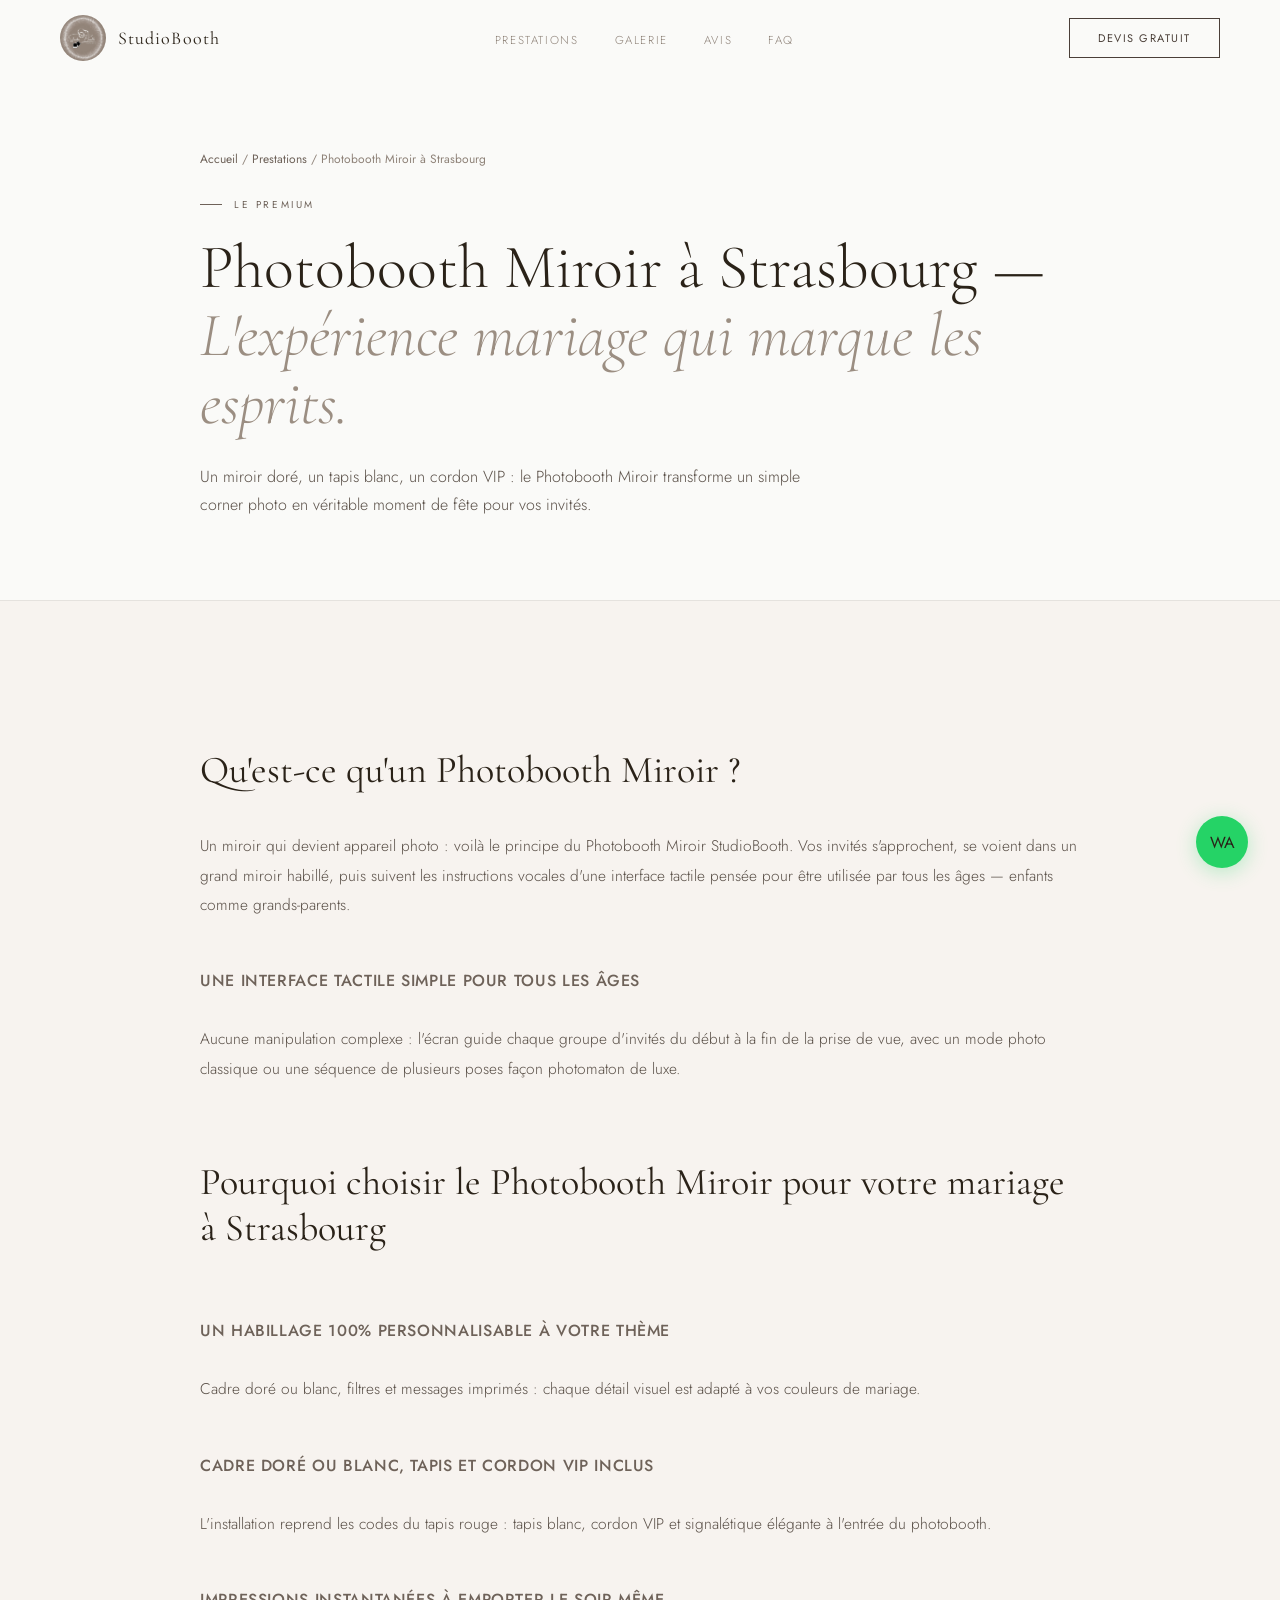
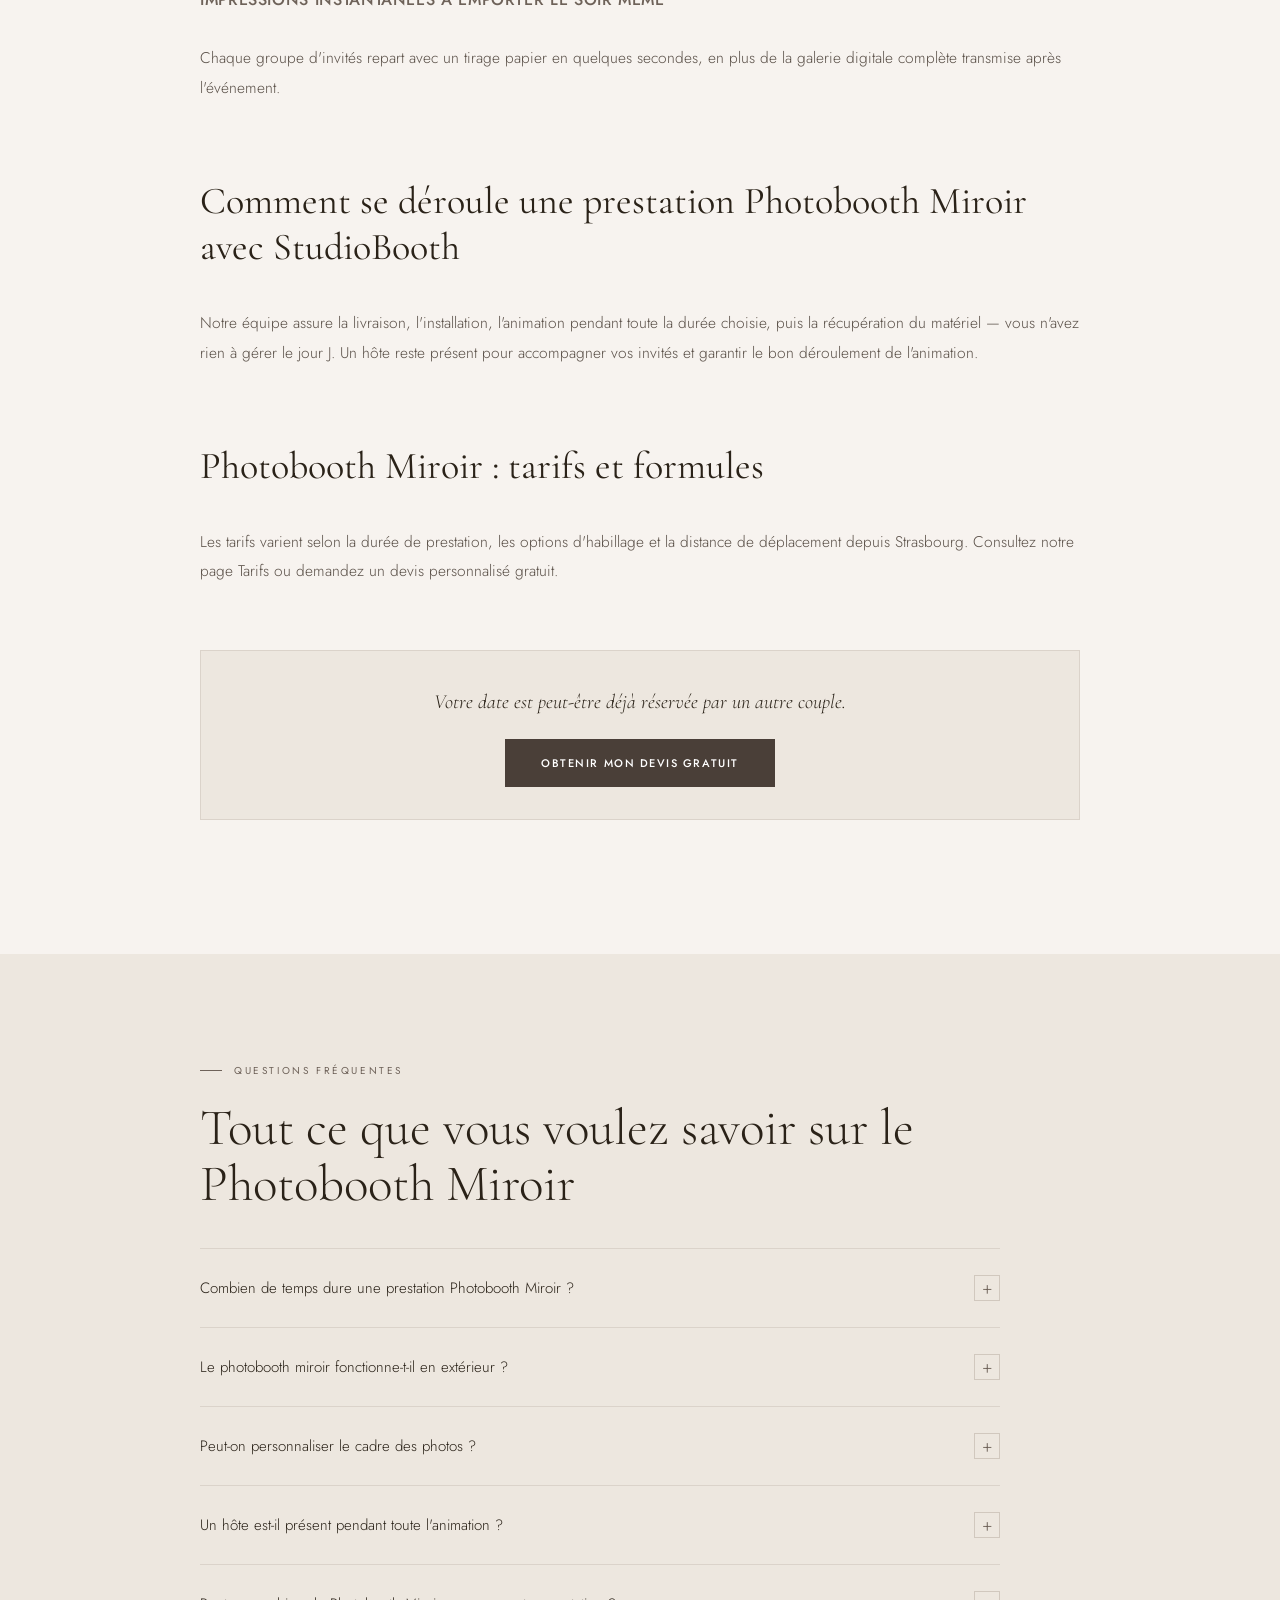
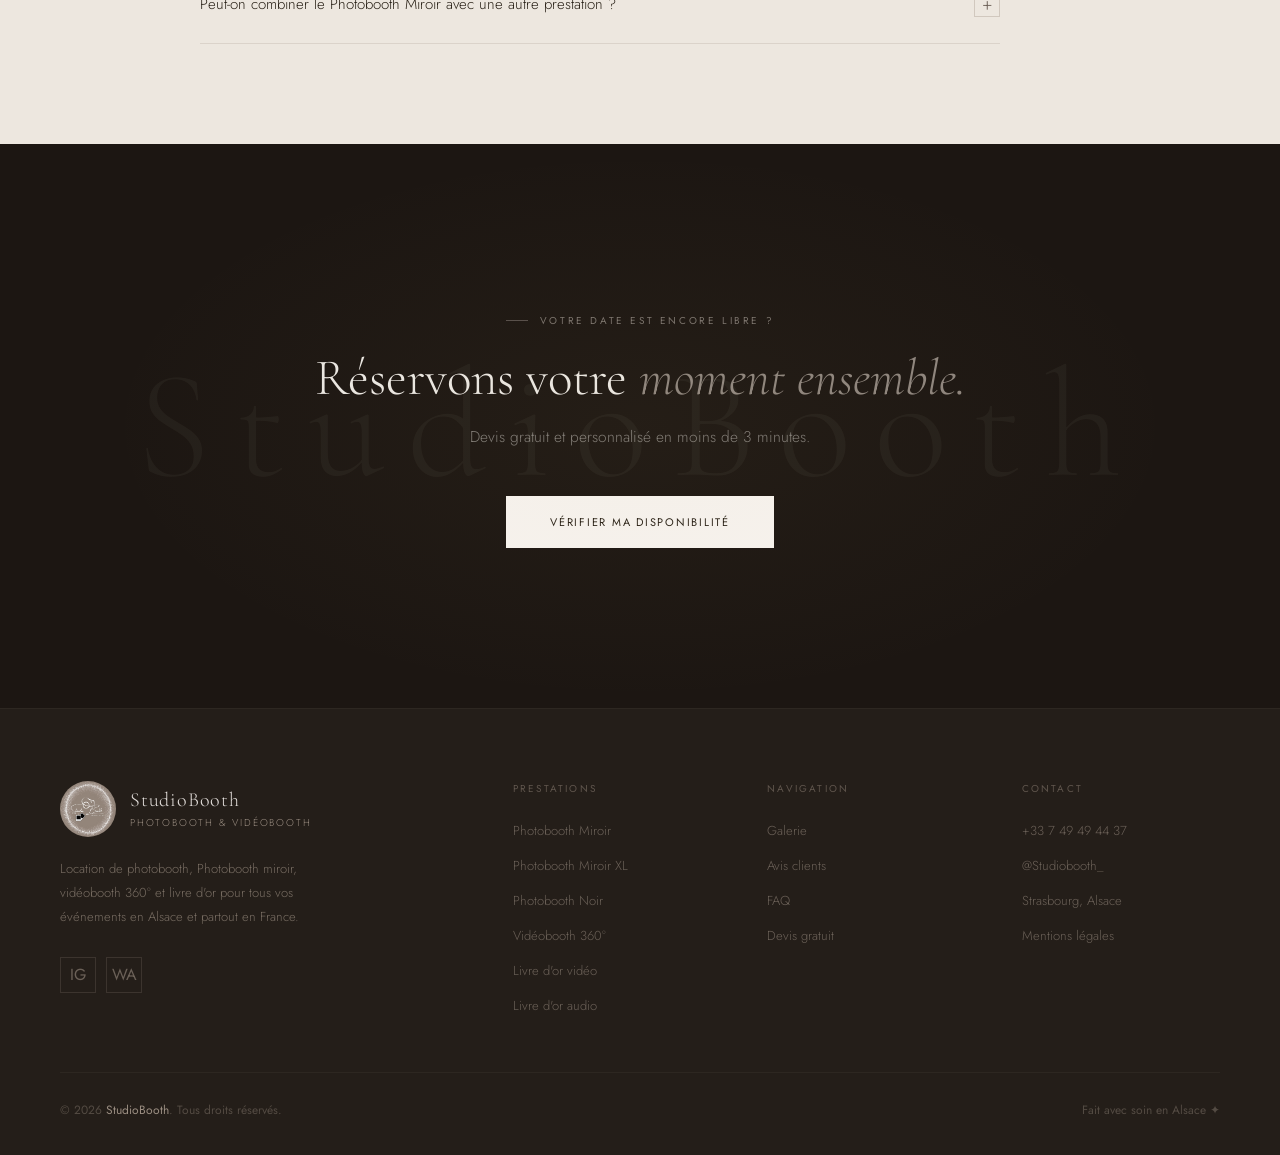
<file: photobooth-miroir.html>
<!DOCTYPE html>
<html lang="fr">
<head>
<meta charset="UTF-8">
<meta name="viewport" content="width=device-width, initial-scale=1.0">
<title>Photobooth Miroir Strasbourg | Location Mariage & Événement</title>
<meta name="description" content="Location de photobooth miroir interactif à Strasbourg et en Alsace. Cadre doré, tapis blanc, cordon VIP. Une expérience mariage inoubliable. Devis gratuit sous 24h.">
<link rel="canonical" href="https://www.studiobooth67.fr/photobooth-miroir.html">
<link rel="stylesheet" href="styles.css">
<link rel="preconnect" href="https://fonts.googleapis.com">
<link href="https://fonts.googleapis.com/css2?family=Cormorant+Garamond:ital,wght@0,300;0,400;0,600;1,300;1,400;1,600&family=Jost:wght@200;300;400;500&display=swap" rel="stylesheet">
<script type="application/ld+json">{"@context": "https://schema.org", "@type": "Service", "serviceType": "Photobooth Miroir à Strasbourg", "name": "Photobooth Miroir à Strasbourg - StudioBooth", "description": "Location de photobooth miroir interactif à Strasbourg et en Alsace. Cadre doré, tapis blanc, cordon VIP. Une expérience mariage inoubliable. Devis gratuit sous 24h.", "provider": {"@type": "LocalBusiness", "name": "StudioBooth", "url": "https://www.studiobooth67.fr", "telephone": "+33749494437", "areaServed": ["Strasbourg", "Alsace", "Grand Est"]}, "url": "https://www.studiobooth67.fr/photobooth-miroir.html", "image": "https://studiobooth67.fr/phtbthblanc2.webp"}</script>
<script type="application/ld+json">{"@context": "https://schema.org", "@type": "FAQPage", "mainEntity": [{"@type": "Question", "name": "Combien de temps dure une prestation Photobooth Miroir ?", "acceptedAnswer": {"@type": "Answer", "text": "Entre 2h et toute la soirée selon la formule choisie."}}, {"@type": "Question", "name": "Le photobooth miroir fonctionne-t-il en extérieur ?", "acceptedAnswer": {"@type": "Answer", "text": "Oui, sous réserve d'un espace couvert et d'un accès électrique à proximité."}}, {"@type": "Question", "name": "Peut-on personnaliser le cadre des photos ?", "acceptedAnswer": {"@type": "Answer", "text": "Oui, chaque cadre est conçu sur-mesure selon vos couleurs et votre thème."}}, {"@type": "Question", "name": "Un hôte est-il présent pendant toute l'animation ?", "acceptedAnswer": {"@type": "Answer", "text": "Oui, un membre de l'équipe StudioBooth reste présent pour guider vos invités."}}, {"@type": "Question", "name": "Peut-on combiner le Photobooth Miroir avec une autre prestation ?", "acceptedAnswer": {"@type": "Answer", "text": "Oui, notamment avec le Livre d'or Audio ou le Vidéobooth 360°."}}]}</script>
<script type="application/ld+json">{"@context": "https://schema.org", "@type": "BreadcrumbList", "itemListElement": [{"@type": "ListItem", "position": 1, "name": "Accueil", "item": "https://www.studiobooth67.fr/"}, {"@type": "ListItem", "position": 2, "name": "Prestations", "item": "https://www.studiobooth67.fr/index.html#prestations"}, {"@type": "ListItem", "position": 3, "name": "Photobooth Miroir à Strasbourg", "item": "https://www.studiobooth67.fr/photobooth-miroir.html"}]}</script>
</head>
<body>
<nav id="nav">
  <a href="index.html" class="nav-logo">
    <img src="logooo.webp" alt="StudioBooth Logo">
    <div><span class="nav-logo-text">StudioBooth</span></div>
  </a>
  <ul class="nav-links">
    <li><a href="index.html#prestations">Prestations</a></li>
    <li><a href="index.html#galerie">Galerie</a></li>
    <li><a href="index.html#avis">Avis</a></li>
    <li><a href="index.html#faq">FAQ</a></li>
  </ul>
  <a href="index.html#" class="nav-cta">Devis gratuit</a>
  <button class="nav-ham" aria-label="Menu"><span></span><span></span><span></span></button>
</nav>

<section class="page-hero">
  <div class="wrap-sm">
    <div class="breadcrumb"><a href="index.html">Accueil</a> / <a href="index.html#prestations">Prestations</a> / Photobooth Miroir à Strasbourg</div>
    <div class="eyebrow">Le Premium</div>
    <h1>Photobooth Miroir à Strasbourg — <em>L'expérience mariage qui marque les esprits.</em></h1>
    <p class="lead">Un miroir doré, un tapis blanc, un cordon VIP : le Photobooth Miroir transforme un simple corner photo en véritable moment de fête pour vos invités.</p>
  </div>
</section>

<section class="page-content">
  <div class="wrap-sm">
    <h2 class="rv">Qu'est-ce qu'un Photobooth Miroir ?</h2>
    <p class="rv">Un miroir qui devient appareil photo : voilà le principe du Photobooth Miroir StudioBooth. Vos invités s'approchent, se voient dans un grand miroir habillé, puis suivent les instructions vocales d'une interface tactile pensée pour être utilisée par tous les âges — enfants comme grands-parents.</p>
    <h3>Une interface tactile simple pour tous les âges</h3>
    <p>Aucune manipulation complexe : l'écran guide chaque groupe d'invités du début à la fin de la prise de vue, avec un mode photo classique ou une séquence de plusieurs poses façon photomaton de luxe.</p>

    <h2 class="rv">Pourquoi choisir le Photobooth Miroir pour votre mariage à Strasbourg</h2>
    <h3>Un habillage 100% personnalisable à votre thème</h3>
    <p>Cadre doré ou blanc, filtres et messages imprimés : chaque détail visuel est adapté à vos couleurs de mariage.</p>
    <h3>Cadre doré ou blanc, tapis et cordon VIP inclus</h3>
    <p>L'installation reprend les codes du tapis rouge : tapis blanc, cordon VIP et signalétique élégante à l'entrée du photobooth.</p>
    <h3>Impressions instantanées à emporter le soir même</h3>
    <p>Chaque groupe d'invités repart avec un tirage papier en quelques secondes, en plus de la galerie digitale complète transmise après l'événement.</p>

    <h2 class="rv">Comment se déroule une prestation Photobooth Miroir avec StudioBooth</h2>
    <p>Notre équipe assure la livraison, l'installation, l'animation pendant toute la durée choisie, puis la récupération du matériel — vous n'avez rien à gérer le jour J. Un hôte reste présent pour accompagner vos invités et garantir le bon déroulement de l'animation.</p>

    <h2 class="rv">Photobooth Miroir : tarifs et formules</h2>
    <p>Les tarifs varient selon la durée de prestation, les options d'habillage et la distance de déplacement depuis Strasbourg. Consultez notre page <a href="index.html#">Tarifs</a> ou demandez un devis personnalisé gratuit.</p>

    <div class="page-cta-inline rv">
      <p>Votre date est peut-être déjà réservée par un autre couple.</p>
      <a href="index.html#" class="btn-taupe">Obtenir mon devis gratuit</a>
    </div>
  </div>
</section>

<section class="faq-sec">
  <div class="wrap-sm">
    <div class="eyebrow">Questions fréquentes</div>
    <h2 class="sh">Tout ce que vous voulez savoir sur le Photobooth Miroir</h2>
    <div class="faq-list" style="margin-top:36px">
      <div class="faq-item">
        <button class="faq-q"><span>Combien de temps dure une prestation Photobooth Miroir ?</span><span class="faq-icon">+</span></button>
        <div class="faq-a"><p>Entre 2h et toute la soirée selon la formule choisie.</p></div>
      </div>
      <div class="faq-item">
        <button class="faq-q"><span>Le photobooth miroir fonctionne-t-il en extérieur ?</span><span class="faq-icon">+</span></button>
        <div class="faq-a"><p>Oui, sous réserve d'un espace couvert et d'un accès électrique à proximité.</p></div>
      </div>
      <div class="faq-item">
        <button class="faq-q"><span>Peut-on personnaliser le cadre des photos ?</span><span class="faq-icon">+</span></button>
        <div class="faq-a"><p>Oui, chaque cadre est conçu sur-mesure selon vos couleurs et votre thème.</p></div>
      </div>
      <div class="faq-item">
        <button class="faq-q"><span>Un hôte est-il présent pendant toute l'animation ?</span><span class="faq-icon">+</span></button>
        <div class="faq-a"><p>Oui, un membre de l'équipe StudioBooth reste présent pour guider vos invités.</p></div>
      </div>
      <div class="faq-item">
        <button class="faq-q"><span>Peut-on combiner le Photobooth Miroir avec une autre prestation ?</span><span class="faq-icon">+</span></button>
        <div class="faq-a"><p>Oui, notamment avec le Livre d'or Audio ou le Vidéobooth 360°.</p></div>
      </div>
    </div>
  </div>
</section>

<section class="cta-sec">
  <div class="wrap">
    <div class="eyebrow">Votre date est encore libre ?</div>
    <h2 class="sh">Réservons votre <em>moment ensemble.</em></h2>
    <p>Devis gratuit et personnalisé en moins de 3 minutes.</p>
    <a href="index.html#" class="btn-light">Vérifier ma disponibilité</a>
  </div>
</section>

<footer>
  <div class="wrap">
    <div class="ft">
      <div>
        <div class="ft-logo">
          <img src="logooo.webp" alt="StudioBooth Logo">
          <div class="ft-logo-txt">StudioBooth<small>Photobooth &amp; Vidéobooth</small></div>
        </div>
        <p class="ft-desc">Location de photobooth, Photobooth miroir, vidéobooth 360° et livre d'or pour tous vos événements en Alsace et partout en France.</p>
        <div class="ft-socials">
          <a class="ft-soc" href="https://www.instagram.com/Studiobooth_" target="_blank" rel="noopener" aria-label="Instagram">IG</a>
          <a class="ft-soc" href="https://wa.me/33749494437" target="_blank" rel="noopener" aria-label="WhatsApp">WA</a>
        </div>
      </div>
      <div class="ft-col">
        <h4>Prestations</h4>
        <ul class="ft-links">
          <li><a href="photobooth-miroir.html">Photobooth Miroir</a></li>
          <li><a href="photobooth-miroir-xl.html">Photobooth Miroir XL</a></li>
          <li><a href="photobooth-noir.html">Photobooth Noir</a></li>
          <li><a href="videobooth-360.html">Vidéobooth 360°</a></li>
          <li><a href="livre-dor-video-mariage.html">Livre d'or vidéo</a></li>
          <li><a href="livre-dor-audio-mariage.html">Livre d'or audio</a></li>
        </ul>
      </div>
      <div class="ft-col">
        <h4>Navigation</h4>
        <ul class="ft-links">
          <li><a href="index.html#galerie">Galerie</a></li>
          <li><a href="index.html#avis">Avis clients</a></li>
          <li><a href="index.html#faq">FAQ</a></li>
          <li><a href="index.html#">Devis gratuit</a></li>
        </ul>
      </div>
      <div class="ft-col">
        <h4>Contact</h4>
        <ul class="ft-links">
          <li><a href="https://wa.me/33749494437">+33 7 49 49 44 37</a></li>
          <li><a href="https://www.instagram.com/Studiobooth_">@Studiobooth_</a></li>
          <li><a href="#">Strasbourg, Alsace</a></li>
          <li><a href="mentions-legales.html">Mentions légales</a></li>
        </ul>
      </div>
    </div>
    <div class="ft-bottom">
      <span class="ft-copy">© 2026 <span>StudioBooth</span>. Tous droits réservés.</span>
      <span class="ft-copy">Fait avec soin en Alsace ✦</span>
    </div>
  </div>
</footer>
<a href="https://wa.me/33749494437" class="wa" target="_blank" rel="noopener" aria-label="WhatsApp">WA</a>
<button class="float-mob" onclick="window.location.href='index.html#'">Obtenir mon devis</button>
<script>
window.addEventListener('scroll', function() {
  document.getElementById('nav').classList.toggle('scrolled', window.scrollY > 10);
});
document.querySelectorAll('.faq-item').forEach(function(item) {
  item.querySelector('.faq-q').addEventListener('click', function() {
    item.classList.toggle('open');
  });
});
document.querySelectorAll('.rv').forEach(function(el) {
  new IntersectionObserver(function(entries) {
    entries.forEach(function(e) { if (e.isIntersecting) e.target.classList.add('vis'); });
  }, { threshold: 0.15 }).observe(el);
});
</script>

</body>
</html>
</file>
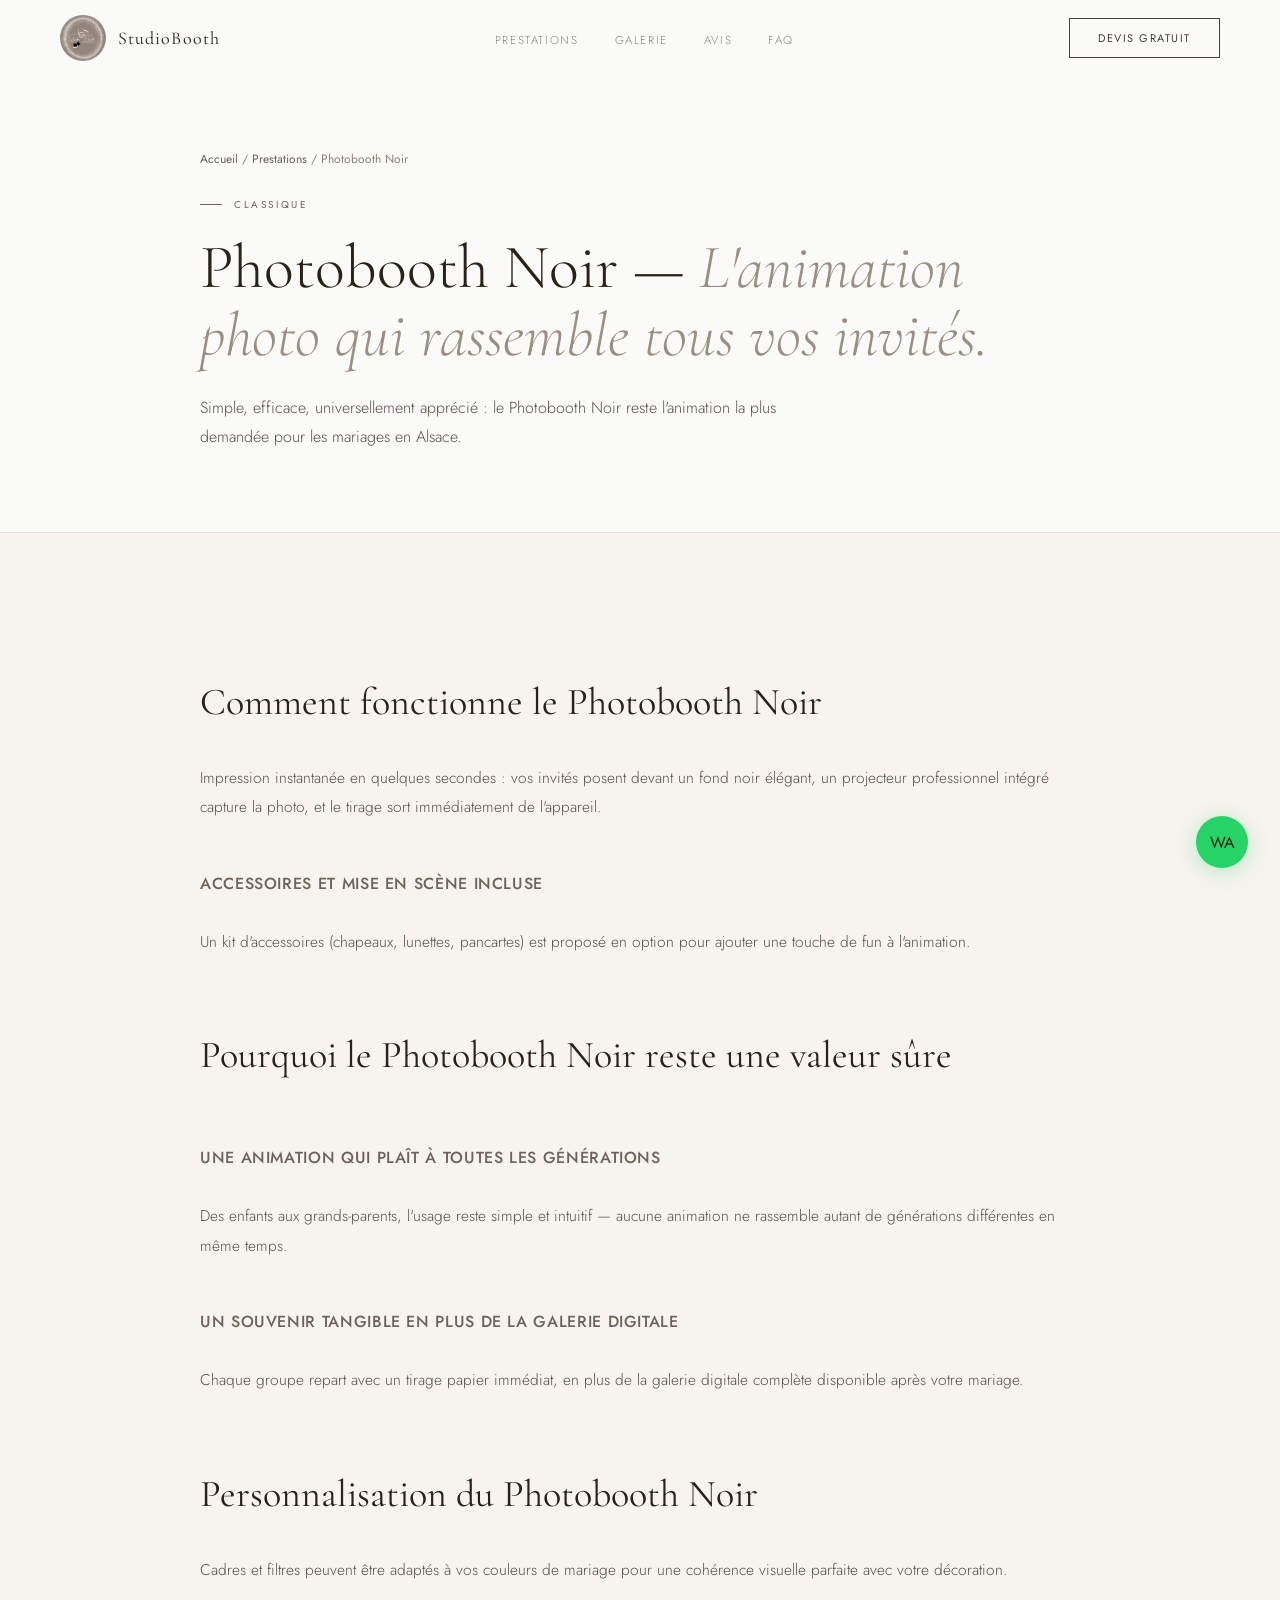
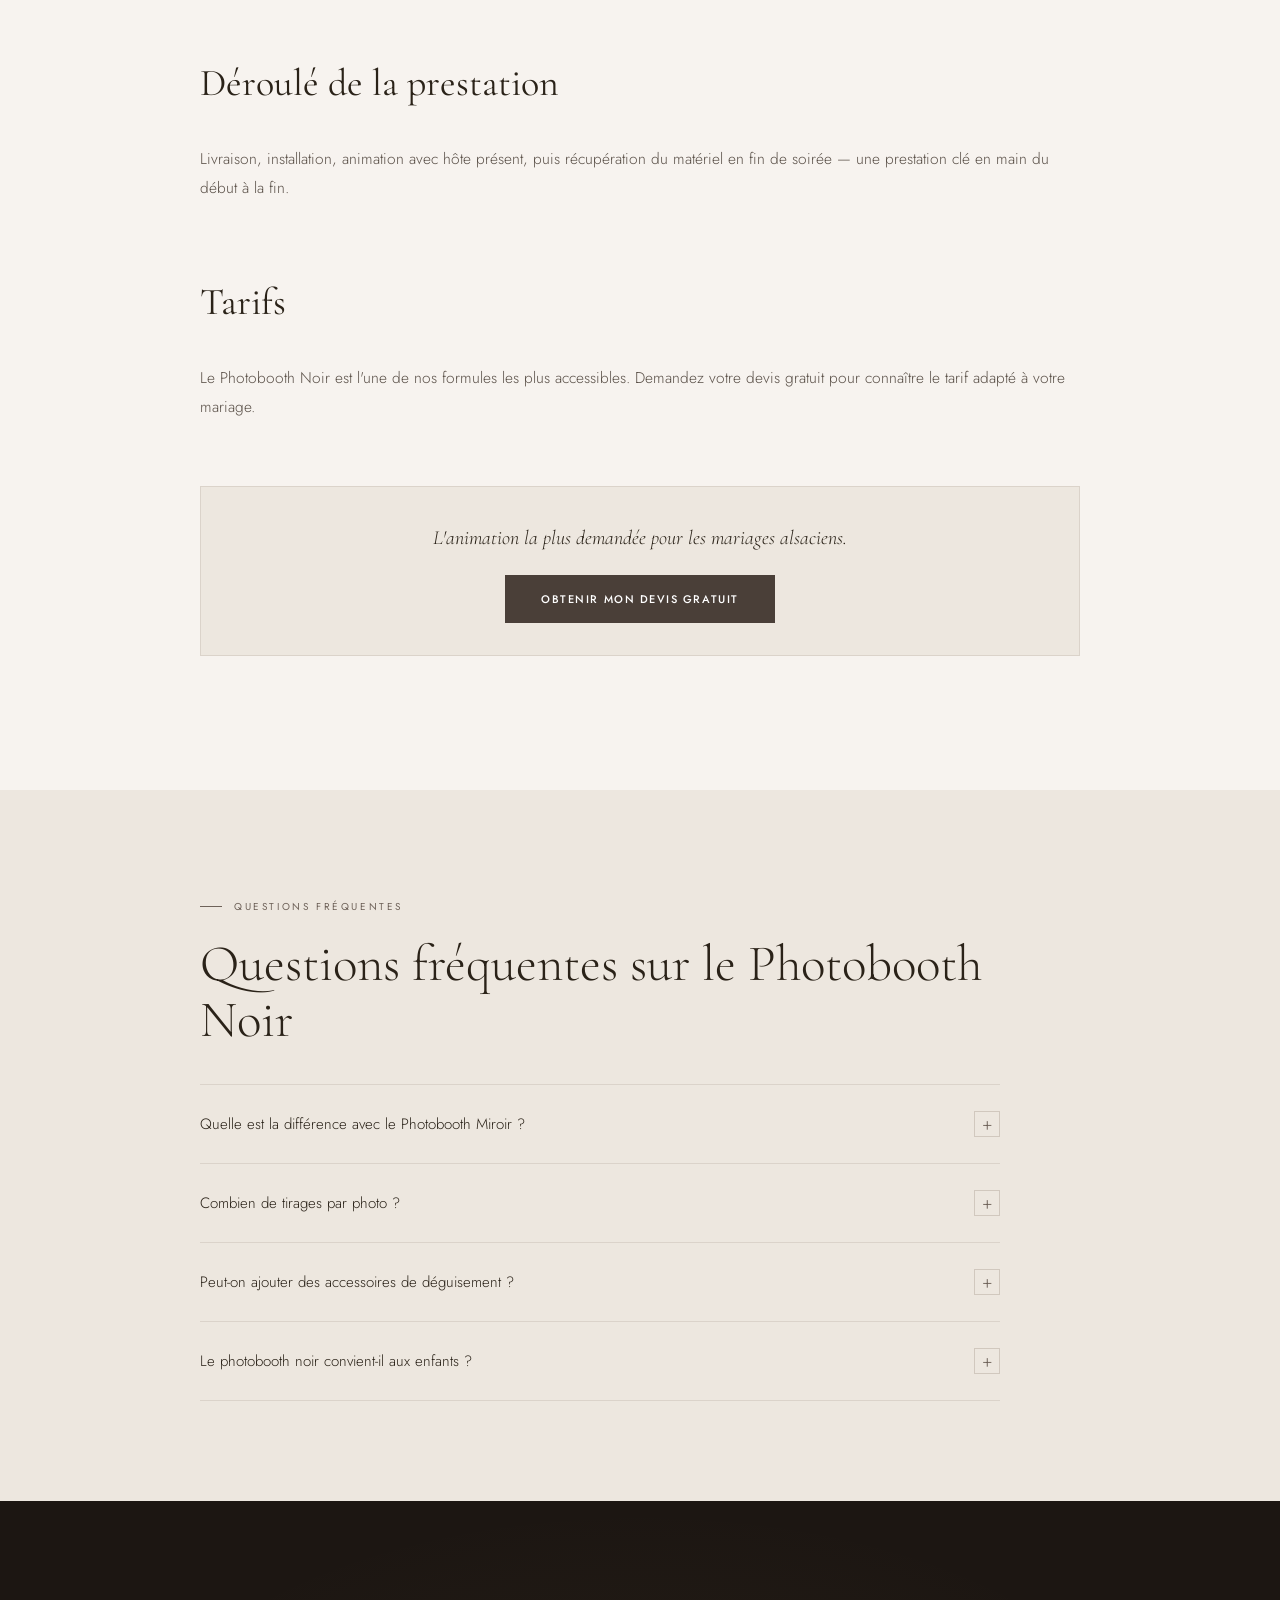
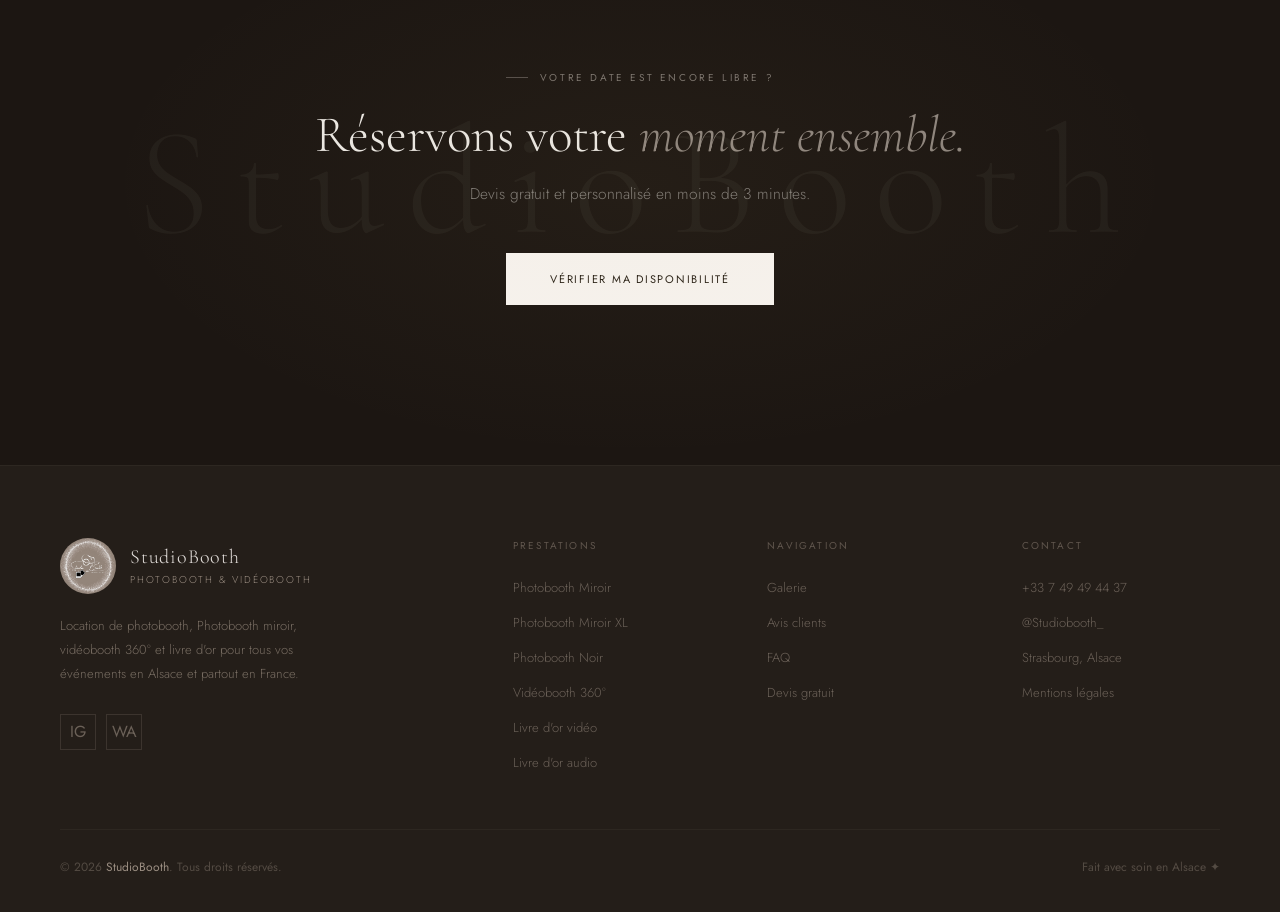
<file: photobooth-noir.html>
<!DOCTYPE html>
<html lang="fr">
<head>
<meta charset="UTF-8">
<meta name="viewport" content="width=device-width, initial-scale=1.0">
<title>Photobooth Noir Strasbourg | Location Photobooth Mariage Classique</title>
<meta name="description" content="Location photobooth noir avec impression instantanée pour mariages et soirées à Strasbourg. Animation incontournable, souvenirs papier immédiats. Devis gratuit.">
<link rel="canonical" href="https://www.studiobooth67.fr/photobooth-noir.html">
<link rel="stylesheet" href="styles.css">
<link rel="preconnect" href="https://fonts.googleapis.com">
<link href="https://fonts.googleapis.com/css2?family=Cormorant+Garamond:ital,wght@0,300;0,400;0,600;1,300;1,400;1,600&family=Jost:wght@200;300;400;500&display=swap" rel="stylesheet">
<script type="application/ld+json">{"@context": "https://schema.org", "@type": "Service", "serviceType": "Photobooth Noir", "name": "Photobooth Noir - StudioBooth", "description": "Location photobooth noir avec impression instantanée pour mariages et soirées à Strasbourg. Animation incontournable, souvenirs papier immédiats. Devis gratuit.", "provider": {"@type": "LocalBusiness", "name": "StudioBooth", "url": "https://www.studiobooth67.fr", "telephone": "+33749494437", "areaServed": ["Strasbourg", "Alsace", "Grand Est"]}, "url": "https://www.studiobooth67.fr/photobooth-noir.html", "image": "https://studiobooth67.fr/photobooth.webp"}</script>
<script type="application/ld+json">{"@context": "https://schema.org", "@type": "FAQPage", "mainEntity": [{"@type": "Question", "name": "Quelle est la différence avec le Photobooth Miroir ?", "acceptedAnswer": {"@type": "Answer", "text": "Le Photobooth Noir capture des photos avec impression immédiate ; le Miroir est une expérience interactive full-size."}}, {"@type": "Question", "name": "Combien de tirages par photo ?", "acceptedAnswer": {"@type": "Answer", "text": "En général deux tirages, un pour les invités et un pour votre album souvenir."}}, {"@type": "Question", "name": "Peut-on ajouter des accessoires de déguisement ?", "acceptedAnswer": {"@type": "Answer", "text": "Oui, un kit d'accessoires est disponible en option."}}, {"@type": "Question", "name": "Le photobooth noir convient-il aux enfants ?", "acceptedAnswer": {"@type": "Answer", "text": "Tout à fait, c'est l'une des animations les plus appréciées des familles."}}]}</script>
<script type="application/ld+json">{"@context": "https://schema.org", "@type": "BreadcrumbList", "itemListElement": [{"@type": "ListItem", "position": 1, "name": "Accueil", "item": "https://www.studiobooth67.fr/"}, {"@type": "ListItem", "position": 2, "name": "Prestations", "item": "https://www.studiobooth67.fr/index.html#prestations"}, {"@type": "ListItem", "position": 3, "name": "Photobooth Noir", "item": "https://www.studiobooth67.fr/photobooth-noir.html"}]}</script>
</head>
<body>
<nav id="nav">
  <a href="index.html" class="nav-logo">
    <img src="logooo.webp" alt="StudioBooth Logo">
    <div><span class="nav-logo-text">StudioBooth</span></div>
  </a>
  <ul class="nav-links">
    <li><a href="index.html#prestations">Prestations</a></li>
    <li><a href="index.html#galerie">Galerie</a></li>
    <li><a href="index.html#avis">Avis</a></li>
    <li><a href="index.html#faq">FAQ</a></li>
  </ul>
  <a href="index.html#" class="nav-cta">Devis gratuit</a>
  <button class="nav-ham" aria-label="Menu"><span></span><span></span><span></span></button>
</nav>

<section class="page-hero">
  <div class="wrap-sm">
    <div class="breadcrumb"><a href="index.html">Accueil</a> / <a href="index.html#prestations">Prestations</a> / Photobooth Noir</div>
    <div class="eyebrow">Classique</div>
    <h1>Photobooth Noir — <em>L'animation photo qui rassemble tous vos invités.</em></h1>
    <p class="lead">Simple, efficace, universellement apprécié : le Photobooth Noir reste l'animation la plus demandée pour les mariages en Alsace.</p>
  </div>
</section>

<section class="page-content">
  <div class="wrap-sm">
    <h2 class="rv">Comment fonctionne le Photobooth Noir</h2>
    <p class="rv">Impression instantanée en quelques secondes : vos invités posent devant un fond noir élégant, un projecteur professionnel intégré capture la photo, et le tirage sort immédiatement de l'appareil.</p>
    <h3>Accessoires et mise en scène incluse</h3>
    <p>Un kit d'accessoires (chapeaux, lunettes, pancartes) est proposé en option pour ajouter une touche de fun à l'animation.</p>

    <h2 class="rv">Pourquoi le Photobooth Noir reste une valeur sûre</h2>
    <h3>Une animation qui plaît à toutes les générations</h3>
    <p>Des enfants aux grands-parents, l'usage reste simple et intuitif — aucune animation ne rassemble autant de générations différentes en même temps.</p>
    <h3>Un souvenir tangible en plus de la galerie digitale</h3>
    <p>Chaque groupe repart avec un tirage papier immédiat, en plus de la galerie digitale complète disponible après votre mariage.</p>

    <h2 class="rv">Personnalisation du Photobooth Noir</h2>
    <p>Cadres et filtres peuvent être adaptés à vos couleurs de mariage pour une cohérence visuelle parfaite avec votre décoration.</p>

    <h2 class="rv">Déroulé de la prestation</h2>
    <p>Livraison, installation, animation avec hôte présent, puis récupération du matériel en fin de soirée — une prestation clé en main du début à la fin.</p>

    <h2 class="rv">Tarifs</h2>
    <p>Le Photobooth Noir est l'une de nos formules les plus accessibles. Demandez votre devis gratuit pour connaître le tarif adapté à votre mariage.</p>

    <div class="page-cta-inline rv">
      <p>L'animation la plus demandée pour les mariages alsaciens.</p>
      <a href="index.html#" class="btn-taupe">Obtenir mon devis gratuit</a>
    </div>
  </div>
</section>

<section class="faq-sec">
  <div class="wrap-sm">
    <div class="eyebrow">Questions fréquentes</div>
    <h2 class="sh">Questions fréquentes sur le Photobooth Noir</h2>
    <div class="faq-list" style="margin-top:36px">
      <div class="faq-item">
        <button class="faq-q"><span>Quelle est la différence avec le Photobooth Miroir ?</span><span class="faq-icon">+</span></button>
        <div class="faq-a"><p>Le Photobooth Noir capture des photos avec impression immédiate ; le Miroir est une expérience interactive full-size.</p></div>
      </div>
      <div class="faq-item">
        <button class="faq-q"><span>Combien de tirages par photo ?</span><span class="faq-icon">+</span></button>
        <div class="faq-a"><p>En général deux tirages, un pour les invités et un pour votre album souvenir.</p></div>
      </div>
      <div class="faq-item">
        <button class="faq-q"><span>Peut-on ajouter des accessoires de déguisement ?</span><span class="faq-icon">+</span></button>
        <div class="faq-a"><p>Oui, un kit d'accessoires est disponible en option.</p></div>
      </div>
      <div class="faq-item">
        <button class="faq-q"><span>Le photobooth noir convient-il aux enfants ?</span><span class="faq-icon">+</span></button>
        <div class="faq-a"><p>Tout à fait, c'est l'une des animations les plus appréciées des familles.</p></div>
      </div>
    </div>
  </div>
</section>

<section class="cta-sec">
  <div class="wrap">
    <div class="eyebrow">Votre date est encore libre ?</div>
    <h2 class="sh">Réservons votre <em>moment ensemble.</em></h2>
    <p>Devis gratuit et personnalisé en moins de 3 minutes.</p>
    <a href="index.html#" class="btn-light">Vérifier ma disponibilité</a>
  </div>
</section>

<footer>
  <div class="wrap">
    <div class="ft">
      <div>
        <div class="ft-logo">
          <img src="logooo.webp" alt="StudioBooth Logo">
          <div class="ft-logo-txt">StudioBooth<small>Photobooth &amp; Vidéobooth</small></div>
        </div>
        <p class="ft-desc">Location de photobooth, Photobooth miroir, vidéobooth 360° et livre d'or pour tous vos événements en Alsace et partout en France.</p>
        <div class="ft-socials">
          <a class="ft-soc" href="https://www.instagram.com/Studiobooth_" target="_blank" rel="noopener" aria-label="Instagram">IG</a>
          <a class="ft-soc" href="https://wa.me/33749494437" target="_blank" rel="noopener" aria-label="WhatsApp">WA</a>
        </div>
      </div>
      <div class="ft-col">
        <h4>Prestations</h4>
        <ul class="ft-links">
          <li><a href="photobooth-miroir.html">Photobooth Miroir</a></li>
          <li><a href="photobooth-miroir-xl.html">Photobooth Miroir XL</a></li>
          <li><a href="photobooth-noir.html">Photobooth Noir</a></li>
          <li><a href="videobooth-360.html">Vidéobooth 360°</a></li>
          <li><a href="livre-dor-video-mariage.html">Livre d'or vidéo</a></li>
          <li><a href="livre-dor-audio-mariage.html">Livre d'or audio</a></li>
        </ul>
      </div>
      <div class="ft-col">
        <h4>Navigation</h4>
        <ul class="ft-links">
          <li><a href="index.html#galerie">Galerie</a></li>
          <li><a href="index.html#avis">Avis clients</a></li>
          <li><a href="index.html#faq">FAQ</a></li>
          <li><a href="index.html#">Devis gratuit</a></li>
        </ul>
      </div>
      <div class="ft-col">
        <h4>Contact</h4>
        <ul class="ft-links">
          <li><a href="https://wa.me/33749494437">+33 7 49 49 44 37</a></li>
          <li><a href="https://www.instagram.com/Studiobooth_">@Studiobooth_</a></li>
          <li><a href="#">Strasbourg, Alsace</a></li>
          <li><a href="mentions-legales.html">Mentions légales</a></li>
        </ul>
      </div>
    </div>
    <div class="ft-bottom">
      <span class="ft-copy">© 2026 <span>StudioBooth</span>. Tous droits réservés.</span>
      <span class="ft-copy">Fait avec soin en Alsace ✦</span>
    </div>
  </div>
</footer>
<a href="https://wa.me/33749494437" class="wa" target="_blank" rel="noopener" aria-label="WhatsApp">WA</a>
<button class="float-mob" onclick="window.location.href='index.html#'">Obtenir mon devis</button>
<script>
window.addEventListener('scroll', function() {
  document.getElementById('nav').classList.toggle('scrolled', window.scrollY > 10);
});
document.querySelectorAll('.faq-item').forEach(function(item) {
  item.querySelector('.faq-q').addEventListener('click', function() {
    item.classList.toggle('open');
  });
});
document.querySelectorAll('.rv').forEach(function(el) {
  new IntersectionObserver(function(entries) {
    entries.forEach(function(e) { if (e.isIntersecting) e.target.classList.add('vis'); });
  }, { threshold: 0.15 }).observe(el);
});
</script>

</body>
</html>
</file>
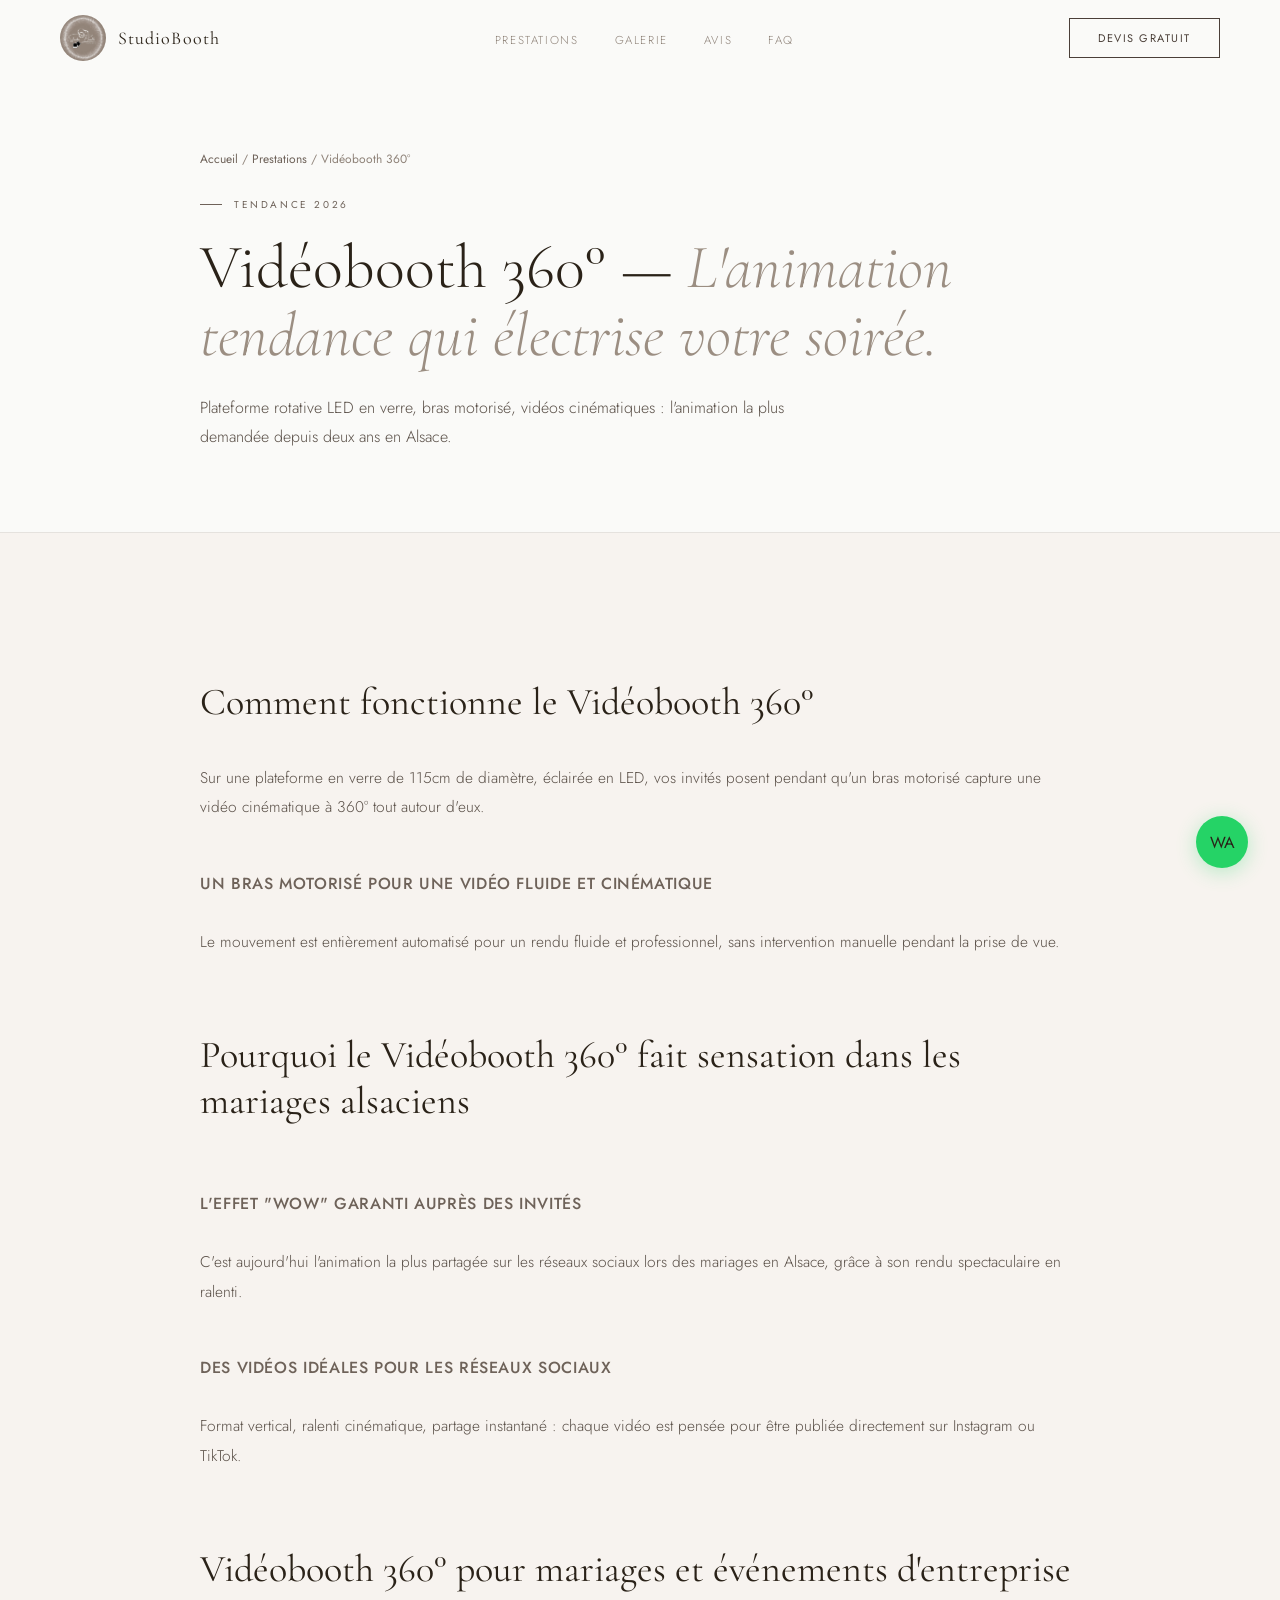
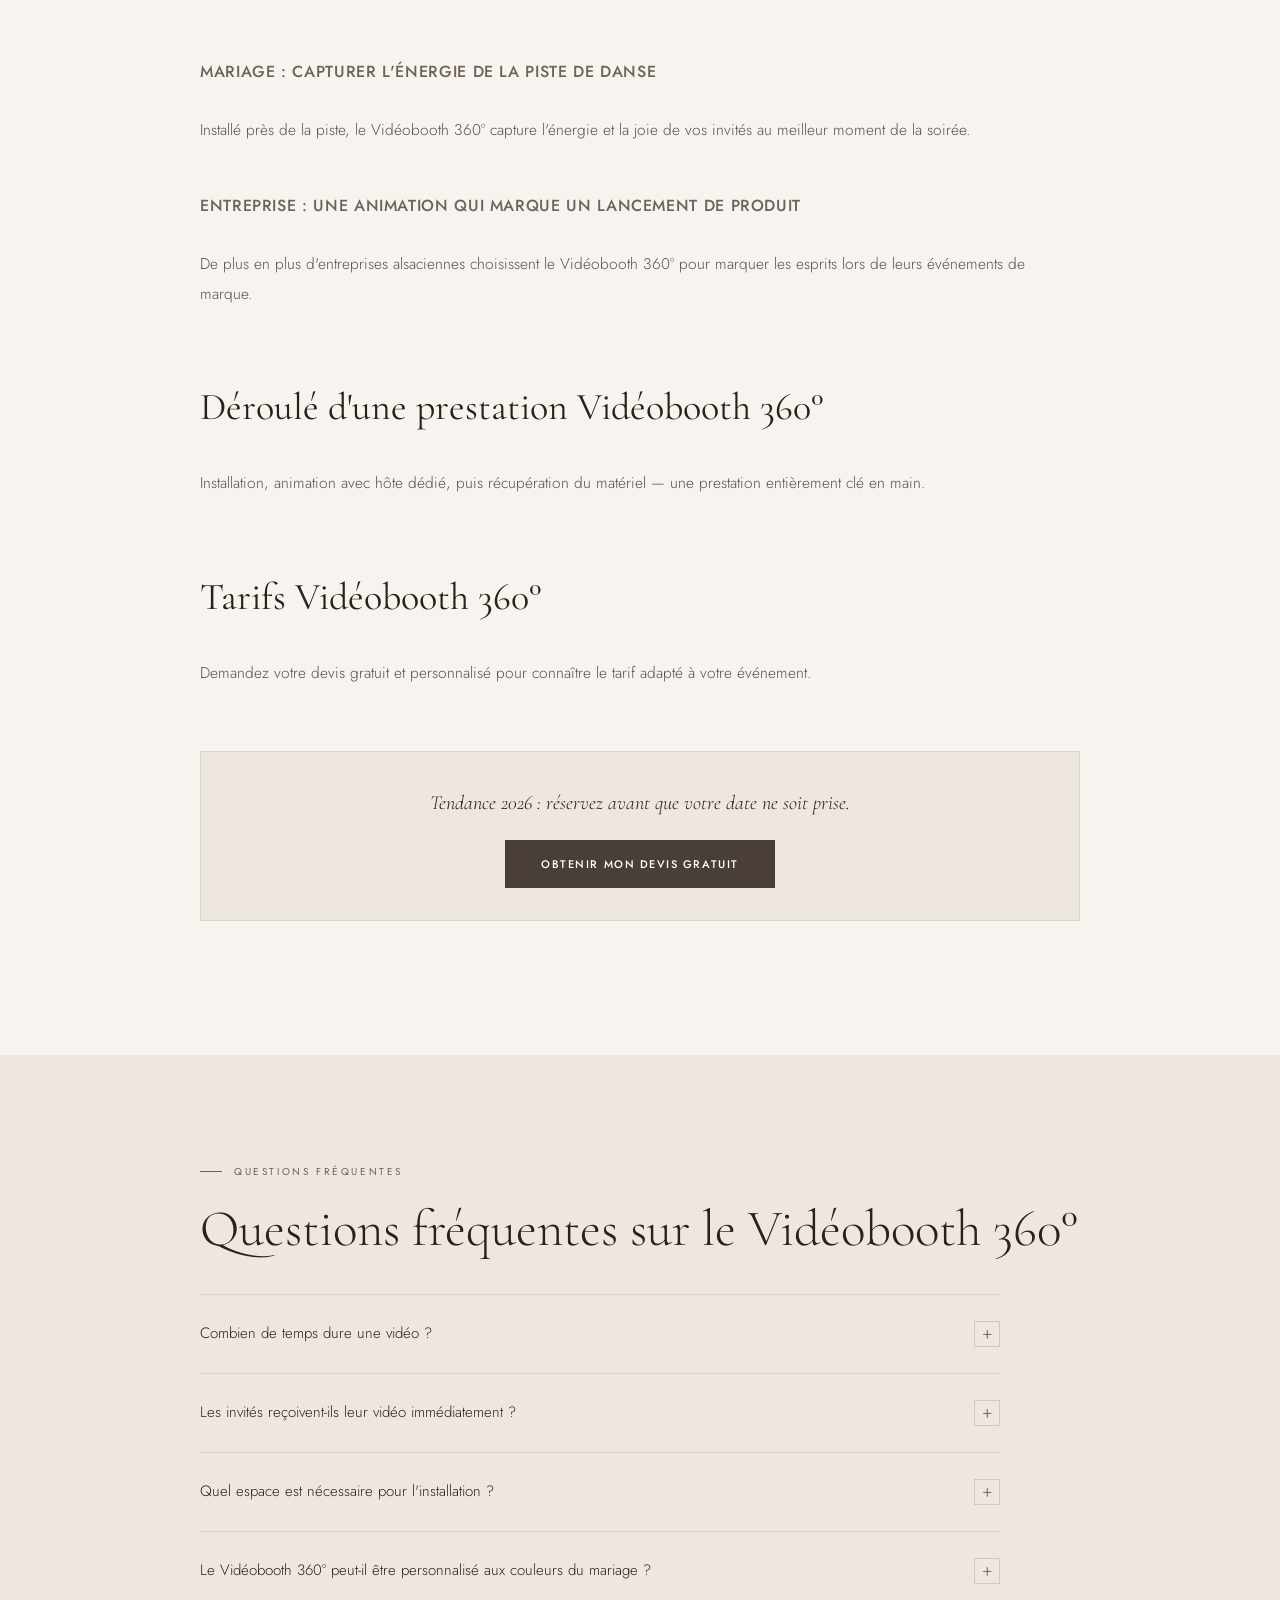
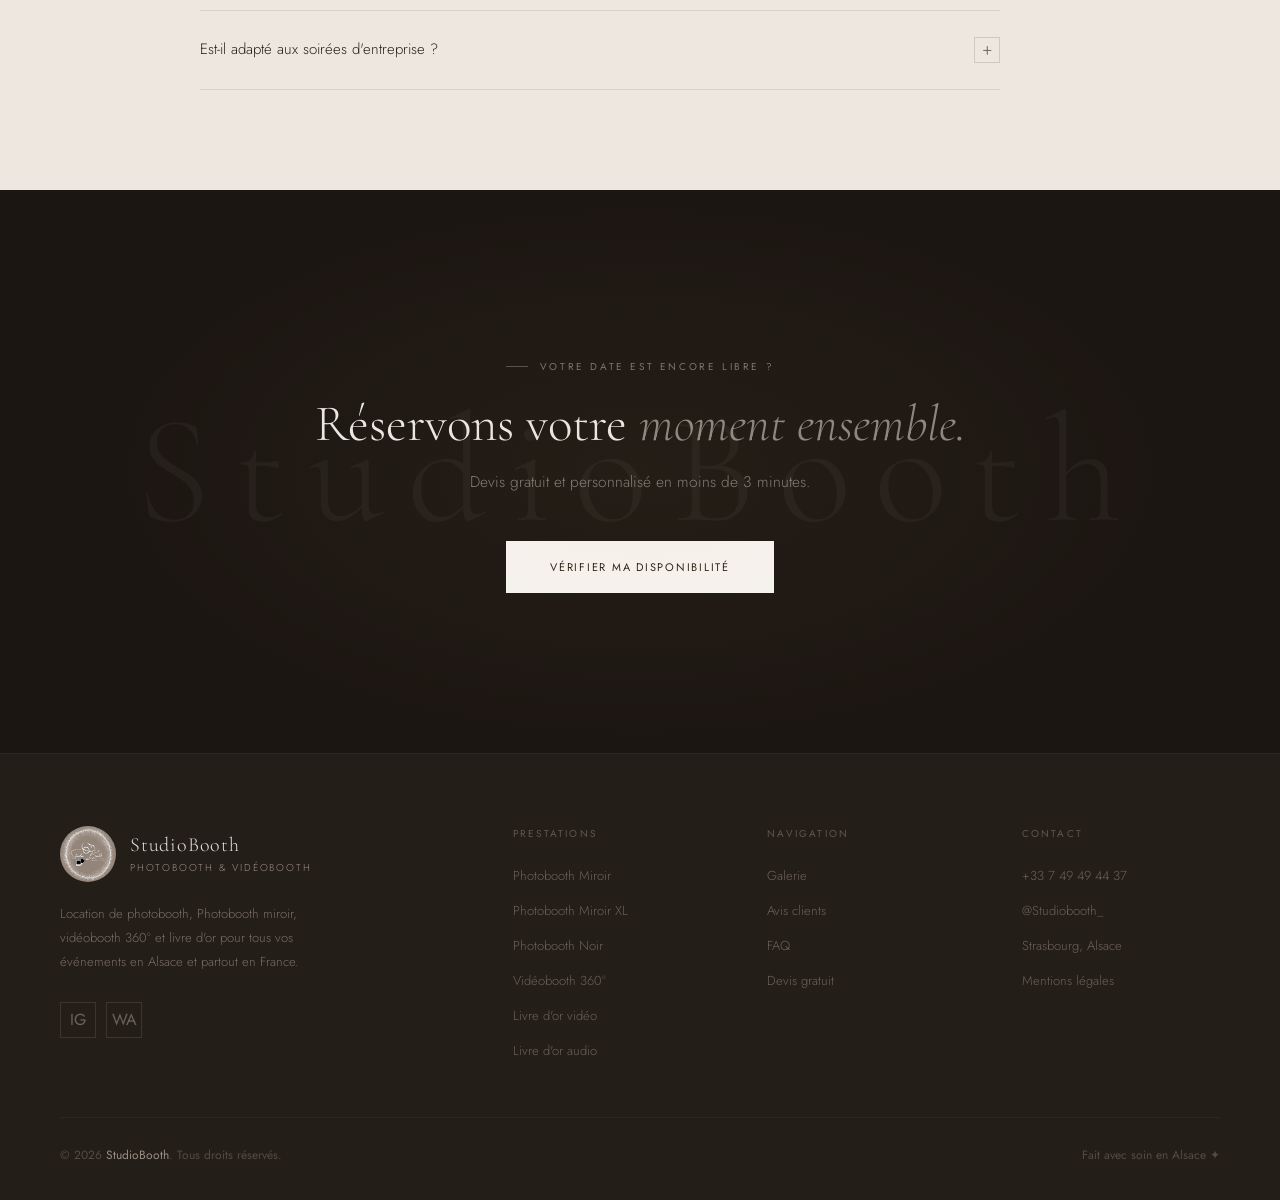
<file: videobooth-360.html>
<!DOCTYPE html>
<html lang="fr">
<head>
<meta charset="UTF-8">
<meta name="viewport" content="width=device-width, initial-scale=1.0">
<title>Vidéobooth 360° Strasbourg | Location Plateforme Vidéo Mariage</title>
<meta name="description" content="Location Vidéobooth 360° à Strasbourg et en Alsace : plateforme rotative LED, vidéos cinématiques, effet wow garanti. Idéal mariage et soirée d'entreprise. Devis gratuit.">
<link rel="canonical" href="https://www.studiobooth67.fr/videobooth-360.html">
<link rel="stylesheet" href="styles.css">
<link rel="preconnect" href="https://fonts.googleapis.com">
<link href="https://fonts.googleapis.com/css2?family=Cormorant+Garamond:ital,wght@0,300;0,400;0,600;1,300;1,400;1,600&family=Jost:wght@200;300;400;500&display=swap" rel="stylesheet">
<script type="application/ld+json">{"@context": "https://schema.org", "@type": "Service", "serviceType": "Vidéobooth 360°", "name": "Vidéobooth 360° - StudioBooth", "description": "Location Vidéobooth 360° à Strasbourg et en Alsace : plateforme rotative LED, vidéos cinématiques, effet wow garanti. Idéal mariage et soirée d'entreprise. Devis gratuit.", "provider": {"@type": "LocalBusiness", "name": "StudioBooth", "url": "https://www.studiobooth67.fr", "telephone": "+33749494437", "areaServed": ["Strasbourg", "Alsace", "Grand Est"]}, "url": "https://www.studiobooth67.fr/videobooth-360.html", "image": "https://studiobooth67.fr/videobooth.webp"}</script>
<script type="application/ld+json">{"@context": "https://schema.org", "@type": "FAQPage", "mainEntity": [{"@type": "Question", "name": "Combien de temps dure une vidéo ?", "acceptedAnswer": {"@type": "Answer", "text": "Généralement 10 à 15 secondes en ralenti cinématique."}}, {"@type": "Question", "name": "Les invités reçoivent-ils leur vidéo immédiatement ?", "acceptedAnswer": {"@type": "Answer", "text": "Oui, un QR code ou partage direct permet un envoi instantané."}}, {"@type": "Question", "name": "Quel espace est nécessaire pour l'installation ?", "acceptedAnswer": {"@type": "Answer", "text": "Environ 2,5m x 2,5m avec un accès électrique à proximité."}}, {"@type": "Question", "name": "Le Vidéobooth 360° peut-il être personnalisé aux couleurs du mariage ?", "acceptedAnswer": {"@type": "Answer", "text": "Oui, l'éclairage LED et l'habillage peuvent être adaptés."}}, {"@type": "Question", "name": "Est-il adapté aux soirées d'entreprise ?", "acceptedAnswer": {"@type": "Answer", "text": "Absolument, c'est l'une des animations les plus demandées pour les lancements de produits et team buildings."}}]}</script>
<script type="application/ld+json">{"@context": "https://schema.org", "@type": "BreadcrumbList", "itemListElement": [{"@type": "ListItem", "position": 1, "name": "Accueil", "item": "https://www.studiobooth67.fr/"}, {"@type": "ListItem", "position": 2, "name": "Prestations", "item": "https://www.studiobooth67.fr/index.html#prestations"}, {"@type": "ListItem", "position": 3, "name": "Vidéobooth 360°", "item": "https://www.studiobooth67.fr/videobooth-360.html"}]}</script>
</head>
<body>
<nav id="nav">
  <a href="index.html" class="nav-logo">
    <img src="logooo.webp" alt="StudioBooth Logo">
    <div><span class="nav-logo-text">StudioBooth</span></div>
  </a>
  <ul class="nav-links">
    <li><a href="index.html#prestations">Prestations</a></li>
    <li><a href="index.html#galerie">Galerie</a></li>
    <li><a href="index.html#avis">Avis</a></li>
    <li><a href="index.html#faq">FAQ</a></li>
  </ul>
  <a href="index.html#" class="nav-cta">Devis gratuit</a>
  <button class="nav-ham" aria-label="Menu"><span></span><span></span><span></span></button>
</nav>

<section class="page-hero">
  <div class="wrap-sm">
    <div class="breadcrumb"><a href="index.html">Accueil</a> / <a href="index.html#prestations">Prestations</a> / Vidéobooth 360°</div>
    <div class="eyebrow">Tendance 2026</div>
    <h1>Vidéobooth 360° — <em>L'animation tendance qui électrise votre soirée.</em></h1>
    <p class="lead">Plateforme rotative LED en verre, bras motorisé, vidéos cinématiques : l'animation la plus demandée depuis deux ans en Alsace.</p>
  </div>
</section>

<section class="page-content">
  <div class="wrap-sm">
    <h2 class="rv">Comment fonctionne le Vidéobooth 360°</h2>
    <p class="rv">Sur une plateforme en verre de 115cm de diamètre, éclairée en LED, vos invités posent pendant qu'un bras motorisé capture une vidéo cinématique à 360° tout autour d'eux.</p>
    <h3>Un bras motorisé pour une vidéo fluide et cinématique</h3>
    <p>Le mouvement est entièrement automatisé pour un rendu fluide et professionnel, sans intervention manuelle pendant la prise de vue.</p>

    <h2 class="rv">Pourquoi le Vidéobooth 360° fait sensation dans les mariages alsaciens</h2>
    <h3>L'effet "wow" garanti auprès des invités</h3>
    <p>C'est aujourd'hui l'animation la plus partagée sur les réseaux sociaux lors des mariages en Alsace, grâce à son rendu spectaculaire en ralenti.</p>
    <h3>Des vidéos idéales pour les réseaux sociaux</h3>
    <p>Format vertical, ralenti cinématique, partage instantané : chaque vidéo est pensée pour être publiée directement sur Instagram ou TikTok.</p>

    <h2 class="rv">Vidéobooth 360° pour mariages et événements d'entreprise</h2>
    <h3>Mariage : capturer l'énergie de la piste de danse</h3>
    <p>Installé près de la piste, le Vidéobooth 360° capture l'énergie et la joie de vos invités au meilleur moment de la soirée.</p>
    <h3>Entreprise : une animation qui marque un lancement de produit</h3>
    <p>De plus en plus d'entreprises alsaciennes choisissent le Vidéobooth 360° pour marquer les esprits lors de leurs événements de marque.</p>

    <h2 class="rv">Déroulé d'une prestation Vidéobooth 360°</h2>
    <p>Installation, animation avec hôte dédié, puis récupération du matériel — une prestation entièrement clé en main.</p>

    <h2 class="rv">Tarifs Vidéobooth 360°</h2>
    <p>Demandez votre devis gratuit et personnalisé pour connaître le tarif adapté à votre événement.</p>

    <div class="page-cta-inline rv">
      <p>Tendance 2026 : réservez avant que votre date ne soit prise.</p>
      <a href="index.html#" class="btn-taupe">Obtenir mon devis gratuit</a>
    </div>
  </div>
</section>

<section class="faq-sec">
  <div class="wrap-sm">
    <div class="eyebrow">Questions fréquentes</div>
    <h2 class="sh">Questions fréquentes sur le Vidéobooth 360°</h2>
    <div class="faq-list" style="margin-top:36px">
      <div class="faq-item">
        <button class="faq-q"><span>Combien de temps dure une vidéo ?</span><span class="faq-icon">+</span></button>
        <div class="faq-a"><p>Généralement 10 à 15 secondes en ralenti cinématique.</p></div>
      </div>
      <div class="faq-item">
        <button class="faq-q"><span>Les invités reçoivent-ils leur vidéo immédiatement ?</span><span class="faq-icon">+</span></button>
        <div class="faq-a"><p>Oui, un QR code ou partage direct permet un envoi instantané.</p></div>
      </div>
      <div class="faq-item">
        <button class="faq-q"><span>Quel espace est nécessaire pour l'installation ?</span><span class="faq-icon">+</span></button>
        <div class="faq-a"><p>Environ 2,5m x 2,5m avec un accès électrique à proximité.</p></div>
      </div>
      <div class="faq-item">
        <button class="faq-q"><span>Le Vidéobooth 360° peut-il être personnalisé aux couleurs du mariage ?</span><span class="faq-icon">+</span></button>
        <div class="faq-a"><p>Oui, l'éclairage LED et l'habillage peuvent être adaptés.</p></div>
      </div>
      <div class="faq-item">
        <button class="faq-q"><span>Est-il adapté aux soirées d'entreprise ?</span><span class="faq-icon">+</span></button>
        <div class="faq-a"><p>Absolument, c'est l'une des animations les plus demandées pour les lancements de produits et team buildings.</p></div>
      </div>
    </div>
  </div>
</section>

<section class="cta-sec">
  <div class="wrap">
    <div class="eyebrow">Votre date est encore libre ?</div>
    <h2 class="sh">Réservons votre <em>moment ensemble.</em></h2>
    <p>Devis gratuit et personnalisé en moins de 3 minutes.</p>
    <a href="index.html#" class="btn-light">Vérifier ma disponibilité</a>
  </div>
</section>

<footer>
  <div class="wrap">
    <div class="ft">
      <div>
        <div class="ft-logo">
          <img src="logooo.webp" alt="StudioBooth Logo">
          <div class="ft-logo-txt">StudioBooth<small>Photobooth &amp; Vidéobooth</small></div>
        </div>
        <p class="ft-desc">Location de photobooth, Photobooth miroir, vidéobooth 360° et livre d'or pour tous vos événements en Alsace et partout en France.</p>
        <div class="ft-socials">
          <a class="ft-soc" href="https://www.instagram.com/Studiobooth_" target="_blank" rel="noopener" aria-label="Instagram">IG</a>
          <a class="ft-soc" href="https://wa.me/33749494437" target="_blank" rel="noopener" aria-label="WhatsApp">WA</a>
        </div>
      </div>
      <div class="ft-col">
        <h4>Prestations</h4>
        <ul class="ft-links">
          <li><a href="photobooth-miroir.html">Photobooth Miroir</a></li>
          <li><a href="photobooth-miroir-xl.html">Photobooth Miroir XL</a></li>
          <li><a href="photobooth-noir.html">Photobooth Noir</a></li>
          <li><a href="videobooth-360.html">Vidéobooth 360°</a></li>
          <li><a href="livre-dor-video-mariage.html">Livre d'or vidéo</a></li>
          <li><a href="livre-dor-audio-mariage.html">Livre d'or audio</a></li>
        </ul>
      </div>
      <div class="ft-col">
        <h4>Navigation</h4>
        <ul class="ft-links">
          <li><a href="index.html#galerie">Galerie</a></li>
          <li><a href="index.html#avis">Avis clients</a></li>
          <li><a href="index.html#faq">FAQ</a></li>
          <li><a href="index.html#">Devis gratuit</a></li>
        </ul>
      </div>
      <div class="ft-col">
        <h4>Contact</h4>
        <ul class="ft-links">
          <li><a href="https://wa.me/33749494437">+33 7 49 49 44 37</a></li>
          <li><a href="https://www.instagram.com/Studiobooth_">@Studiobooth_</a></li>
          <li><a href="#">Strasbourg, Alsace</a></li>
          <li><a href="mentions-legales.html">Mentions légales</a></li>
        </ul>
      </div>
    </div>
    <div class="ft-bottom">
      <span class="ft-copy">© 2026 <span>StudioBooth</span>. Tous droits réservés.</span>
      <span class="ft-copy">Fait avec soin en Alsace ✦</span>
    </div>
  </div>
</footer>
<a href="https://wa.me/33749494437" class="wa" target="_blank" rel="noopener" aria-label="WhatsApp">WA</a>
<button class="float-mob" onclick="window.location.href='index.html#'">Obtenir mon devis</button>
<script>
window.addEventListener('scroll', function() {
  document.getElementById('nav').classList.toggle('scrolled', window.scrollY > 10);
});
document.querySelectorAll('.faq-item').forEach(function(item) {
  item.querySelector('.faq-q').addEventListener('click', function() {
    item.classList.toggle('open');
  });
});
document.querySelectorAll('.rv').forEach(function(el) {
  new IntersectionObserver(function(entries) {
    entries.forEach(function(e) { if (e.isIntersecting) e.target.classList.add('vis'); });
  }, { threshold: 0.15 }).observe(el);
});
</script>

</body>
</html>
</file>
<file: styles.css>
/* ============================================================
   TOKENS — Palette claire & moderne
   Fond ivoire/crème · Taupe chaud · Or subtil · Noir doux
   ============================================================ */
:root {
  --taupe: #9B8E82;
  --taupe-dark: #6E6259;
  --taupe-deep: #4A3F38;
  --taupe-light: #BFB5AC;
  --taupe-pale: #D9D1C9;

  --bg: #F7F3EF;
  --bg-warm: #EDE7DF;
  --bg-section: #FAFAF8;
  --surface: #FFFFFF;
  --surface-2: #F0EBE5;

  --dark: #1C1612;
  --dark-soft: #241E19;
  --ink: #2E2620;

  --text: #2A2218;
  --text-sub: #5A5048;
  --text-muted: #8E8278;
  --fog: #A09488;

  --gold: #C4A96A;
  --gold-light: #D9BF8A;
  --white: #FFFFFF;

  --border: rgba(155,142,130,0.22);
  --border-s: rgba(155,142,130,0.12);
  --border-dark: rgba(155,142,130,0.35);

  --serif: 'Cormorant Garamond', Georgia, serif;
  --sans: 'Jost', system-ui, sans-serif;

  --ease: cubic-bezier(0.16, 1, 0.3, 1);
  --ease-in: cubic-bezier(0.4, 0, 1, 1);
  --ease-out: cubic-bezier(0, 0, 0.2, 1);
}

*, *::before, *::after { box-sizing: border-box; margin: 0; padding: 0; }
html { scroll-behavior: smooth; }
body { font-family: var(--sans); background: var(--bg); color: var(--text); overflow-x: hidden; -webkit-font-smoothing: antialiased; }
img { display: block; max-width: 100%; }
a { color: inherit; text-decoration: none; }
button { font-family: var(--sans); cursor: pointer; border: none; background: none; }
@media (prefers-reduced-motion: reduce) { *, *::before, *::after { animation-duration: 0.01ms !important; transition-duration: 0.01ms !important; } }

.cur, .cur-r { position: fixed; pointer-events: none; z-index: 9999; transform: translate(-50%,-50%); border-radius: 50%; }
.cur { width: 8px; height: 8px; background: var(--taupe-deep); transition: width .3s var(--ease), height .3s var(--ease), background .3s; }
.cur-r { width: 32px; height: 32px; border: 1px solid rgba(155,142,130,.4); transition: width .35s var(--ease), height .35s var(--ease); top: 0; left: 0; }
body.hl .cur { width: 48px; height: 48px; opacity: .35; background: var(--taupe); }
body.hl .cur-r { width: 0; height: 0; }

.thread { position: fixed; left: 28px; top: 0; bottom: 0; width: 1px; z-index: 50; pointer-events: none; }
.thread::before { content:''; position: absolute; inset: 0; background: linear-gradient(to bottom, transparent, var(--taupe-light), transparent); opacity: .25; }
.thread-bar { position: absolute; top: 0; left: 0; width: 1px; height: 0%; background: var(--taupe-dark); transition: height .08s linear; box-shadow: 0 0 4px rgba(110,98,89,0.4); }

nav {
  position: fixed; top: 0; left: 0; right: 0; z-index: 100;
  height: 76px; display: flex; align-items: center; justify-content: space-between;
  padding: 0 60px;
  transition: background .4s, border-color .4s, box-shadow .4s;
}
nav.scrolled {
  background: rgba(247,243,239,.92);
  backdrop-filter: blur(20px);
  -webkit-backdrop-filter: blur(20px);
  border-bottom: 1px solid var(--border);
  box-shadow: 0 1px 40px rgba(42,34,24,.06);
}
.nav-logo { display: flex; align-items: center; gap: 12px; }
.nav-logo img { height: 46px; width: 46px; object-fit: contain; border-radius: 50%; }
.nav-logo-text { font-family: var(--serif); font-size: 18px; font-weight: 400; letter-spacing: .06em; color: var(--text); line-height: 1.2; }
.nav-logo-sub { font-family: var(--sans); font-size: 10px; font-weight: 300; letter-spacing: .2em; text-transform: uppercase; color: var(--taupe); display: block; }
.nav-links { display: flex; list-style: none; gap: 36px; }
.nav-links a { font-size: 11.5px; font-weight: 300; letter-spacing: .14em; text-transform: uppercase; color: var(--text-muted); transition: color .2s; position: relative; }
.nav-links a::after { content:''; position: absolute; bottom: -4px; left: 0; width: 0; height: 1px; background: var(--taupe-dark); transition: width .3s var(--ease); }
.nav-links a:hover { color: var(--text); }
.nav-links a:hover::after { width: 100%; }
.nav-cta {
  padding: 11px 28px; border: 1px solid var(--taupe-deep); color: var(--taupe-deep);
  font-size: 11px; font-weight: 400; letter-spacing: .14em; text-transform: uppercase;
  transition: all .25s; background: transparent;
}
.nav-cta:hover { background: var(--taupe-deep); color: var(--white); }
.nav-ham { display: none; flex-direction: column; gap: 5px; padding: 8px; }
.nav-ham span { display: block; width: 22px; height: 1px; background: var(--text); transition: all .3s; }

section { position: relative; }
.wrap { max-width: 1280px; margin: 0 auto; padding: 0 60px; }
.wrap-sm { max-width: 1000px; margin: 0 auto; padding: 0 60px; }
.eyebrow { display: inline-flex; align-items: center; gap: 12px; font-size: 10px; font-weight: 400; letter-spacing: .26em; text-transform: uppercase; color: var(--taupe-dark); margin-bottom: 22px; }
.eyebrow::before { content:''; width: 22px; height: 1px; background: var(--taupe-dark); flex-shrink: 0; }
h2.sh { font-family: var(--serif); font-size: clamp(34px, 4vw, 56px); font-weight: 300; line-height: 1.1; color: var(--text); }
h2.sh em { font-style: italic; color: var(--taupe); }

/* ============================================================ PAGE INTÉRIEURE (villes / prestations) */
.page-hero { padding: 150px 0 80px; background: var(--bg-section); border-bottom: 1px solid var(--border); }
.page-hero .eyebrow { justify-content: flex-start; }
.page-hero h1 { font-family: var(--serif); font-size: clamp(38px, 5vw, 62px); font-weight: 300; line-height: 1.1; color: var(--text); margin-bottom: 24px; }
.page-hero h1 em { font-style: italic; color: var(--taupe); }
.page-hero p.lead { font-size: 16px; font-weight: 300; line-height: 1.8; color: var(--text-sub); max-width: 640px; }
.page-content { padding: 90px 0; }
.page-content .wrap-sm { display: flex; flex-direction: column; gap: 20px; }
.page-content h2 { font-family: var(--serif); font-size: clamp(26px, 3vw, 38px); font-weight: 400; color: var(--text); margin-top: 56px; margin-bottom: 18px; }
.page-content h3 { font-family: var(--sans); font-size: 16px; font-weight: 500; letter-spacing: .04em; color: var(--taupe-dark); margin-top: 30px; margin-bottom: 12px; text-transform: uppercase; }
.page-content p { font-size: 15.5px; font-weight: 300; line-height: 1.9; color: var(--text-sub); }
.page-content ul { margin: 14px 0 14px 20px; color: var(--text-sub); font-size: 15.5px; font-weight: 300; line-height: 1.9; }
.breadcrumb { font-size: 12px; color: var(--text-muted); margin-bottom: 20px; }
.breadcrumb a { color: var(--taupe-dark); }
.page-cta-inline { margin: 44px 0; padding: 32px; background: var(--bg-warm); border: 1px solid var(--border); text-align: center; }
.page-cta-inline p { color: var(--text); font-family: var(--serif); font-size: 20px; font-style: italic; margin-bottom: 18px; }

.cta-sec { padding: 160px 0; background: var(--dark); text-align: center; position: relative; overflow: hidden; }
.cta-sec::before {
  content:'StudioBooth';
  position: absolute; top:50%; left:50%; transform:translate(-50%,-50%);
  font-family: var(--serif); font-size: clamp(60px, 12vw, 180px); font-weight: 300;
  color: rgba(247,243,239,.04); white-space: nowrap; pointer-events: none; letter-spacing: .15em;
}
.cta-sec::after {
  content:'';
  position: absolute; inset: 0;
  background: radial-gradient(ellipse 60% 70% at 50% 50%, rgba(196,169,106,.05) 0%, transparent 70%);
  pointer-events: none;
}
.cta-sec .eyebrow { color: rgba(217,209,201,.5); justify-content: center; }
.cta-sec .eyebrow::before { background: rgba(217,209,201,.3); }
.cta-sec .sh { color: rgba(247,243,239,.95); margin-bottom: 18px; }
.cta-sec .sh em { color: rgba(191,181,172,.7); }
.cta-sec p { font-size: 15.5px; font-weight: 300; color: rgba(247,243,239,.45); margin-bottom: 48px; }
.btn-light {
  display: inline-flex; align-items: center; gap: 10px;
  padding: 18px 44px; background: var(--bg); color: var(--text);
  font-size: 11px; font-weight: 400; letter-spacing: .16em; text-transform: uppercase;
  transition: background .25s, transform .2s, box-shadow .25s; cursor: pointer;
}
.btn-light:hover { background: var(--surface); transform: translateY(-2px); box-shadow: 0 12px 40px rgba(13,11,10,.3); }
.btn-taupe {
  display: inline-flex; align-items: center; gap: 10px;
  padding: 16px 36px; background: var(--taupe-deep); color: var(--white);
  font-size: 11px; font-weight: 500; letter-spacing: .14em; text-transform: uppercase;
  transition: background .25s, transform .2s, box-shadow .25s; cursor: pointer;
}
.btn-taupe:hover { background: var(--ink); transform: translateY(-2px); box-shadow: 0 12px 36px rgba(42,34,24,.18); }

/* ============================================================ FAQ */
.faq-sec { padding: 100px 0; background: var(--bg-warm); }
.faq-list { border-top: 1px solid var(--border); max-width: 800px; }
.faq-item { border-bottom: 1px solid var(--border); }
.faq-q { width: 100%; background: none; border: none; padding: 26px 0; display: flex; justify-content: space-between; align-items: center; gap: 20px; text-align: left; color: var(--text); font-size: 15px; font-weight: 300; line-height: 1.5; cursor: pointer; transition: color .2s; }
.faq-q:hover { color: var(--taupe-dark); }
.faq-icon { width: 26px; height: 26px; min-width: 26px; border: 1px solid var(--border-dark); display: flex; align-items: center; justify-content: center; color: var(--taupe-dark); transition: all .3s var(--ease); font-size: 18px; }
.faq-item.open .faq-icon { background: var(--taupe-dark); color: var(--white); border-color: var(--taupe-dark); transform: rotate(45deg); }
.faq-a { max-height: 0; overflow: hidden; transition: max-height .4s var(--ease), padding .3s; font-size: 14px; font-weight: 300; line-height: 1.85; color: var(--text-sub); }
.faq-item.open .faq-a { max-height: 300px; padding-bottom: 26px; }

/* ============================================================ FOOTER */
footer { background: var(--dark-soft); border-top: 1px solid rgba(155,142,130,.08); padding: 72px 0 36px; }
.ft { display: grid; grid-template-columns: 2fr 1fr 1fr 1fr; gap: 56px; margin-bottom: 56px; }
.ft-logo { display: flex; align-items: center; gap: 14px; margin-bottom: 20px; }
.ft-logo img { width: 56px; height: 56px; object-fit: contain; border-radius: 50%; }
.ft-logo-txt { font-family: var(--serif); font-size: 20px; font-weight: 300; color: rgba(247,243,239,.9); letter-spacing: .04em; }
.ft-logo-txt small { display: block; font-family: var(--sans); font-size: 10px; letter-spacing: .18em; text-transform: uppercase; color: var(--taupe); font-style: normal; margin-top: 3px; }
.ft-desc { font-size: 13px; font-weight: 300; line-height: 1.85; color: rgba(155,142,130,.7); margin-bottom: 28px; max-width: 280px; }
.ft-socials { display: flex; gap: 10px; }
.ft-soc { width: 36px; height: 36px; border: 1px solid rgba(155,142,130,.2); display: flex; align-items: center; justify-content: center; color: rgba(155,142,130,.6); transition: all .25s; }
.ft-soc:hover { border-color: var(--taupe); color: var(--taupe-light); }
.ft-col h4 { font-size: 10px; font-weight: 400; letter-spacing: .22em; text-transform: uppercase; color: rgba(155,142,130,.5); margin-bottom: 22px; }
.ft-links { list-style: none; display: flex; flex-direction: column; gap: 12px; }
.ft-links a { font-size: 13px; font-weight: 300; color: rgba(155,142,130,.6); transition: color .2s; }
.ft-links a:hover { color: rgba(247,243,239,.8); }
.ft-bottom { border-top: 1px solid rgba(155,142,130,.08); padding-top: 28px; display: flex; justify-content: space-between; align-items: center; flex-wrap: wrap; gap: 12px; }
.ft-copy { font-size: 12px; color: rgba(155,142,130,.4); }
.ft-copy span { color: var(--taupe); }

.wa { position: fixed; bottom: 32px; right: 32px; width: 52px; height: 52px; background: #25D366; border-radius: 50%; display: flex; align-items: center; justify-content: center; z-index: 88; box-shadow: 0 4px 20px rgba(37,211,102,.3); transition: transform .2s, box-shadow .2s; text-decoration: none; }
.wa:hover { transform: scale(1.08); box-shadow: 0 8px 28px rgba(37,211,102,.4); }
.float-mob { display: none; position: fixed; bottom: 16px; left: 12px; right: 12px; z-index: 89; background: var(--taupe-deep); color: var(--white); font-family: var(--sans); font-size: 12px; font-weight: 500; letter-spacing: .1em; text-transform: uppercase; padding: 18px; text-align: center; border: none; cursor: pointer; box-shadow: 0 8px 32px rgba(74,63,56,.25); }

@keyframes fadeUp { from{opacity:0;transform:translateY(26px)} to{opacity:1;transform:translateY(0)} }
@keyframes fadeIn { from{opacity:0} to{opacity:1} }
.rv { opacity:0; transform:translateY(28px); transition:opacity .9s var(--ease), transform .9s var(--ease); }
.rv.vis { opacity:1; transform:translateY(0); }
.rv.d1{transition-delay:.12s} .rv.d2{transition-delay:.24s} .rv.d3{transition-delay:.36s} .rv.d4{transition-delay:.48s}

@media(max-width:768px){
  .wrap,.wrap-sm{padding:0 20px}
  nav{padding:0 20px}
  .nav-links{display:none}
  .nav-ham{display:flex}
  .nav-cta{display:none}
  .page-hero{padding:120px 0 60px}
  .page-content{padding:60px 0}
  .ft{grid-template-columns:1fr;gap:28px}
  .float-mob{display:block}
  .wa{bottom:84px;right:16px}
}
</file>
